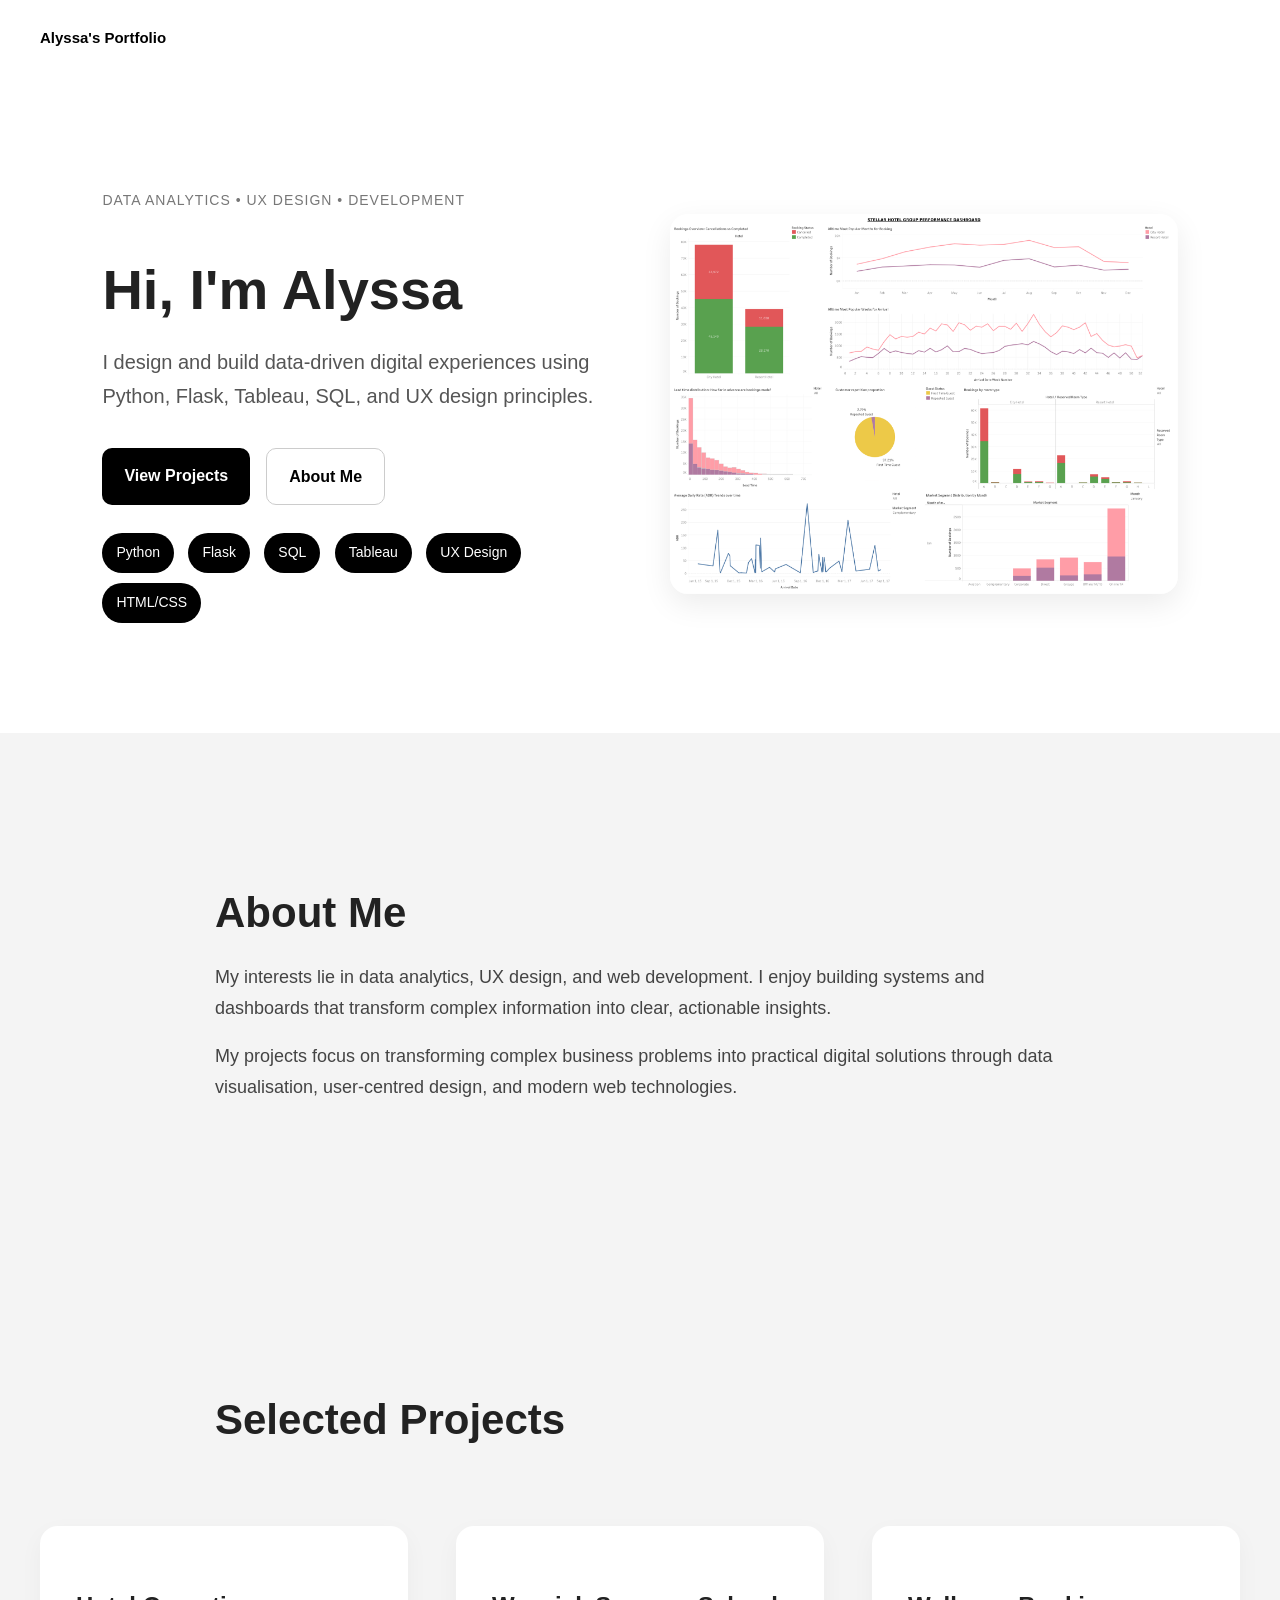
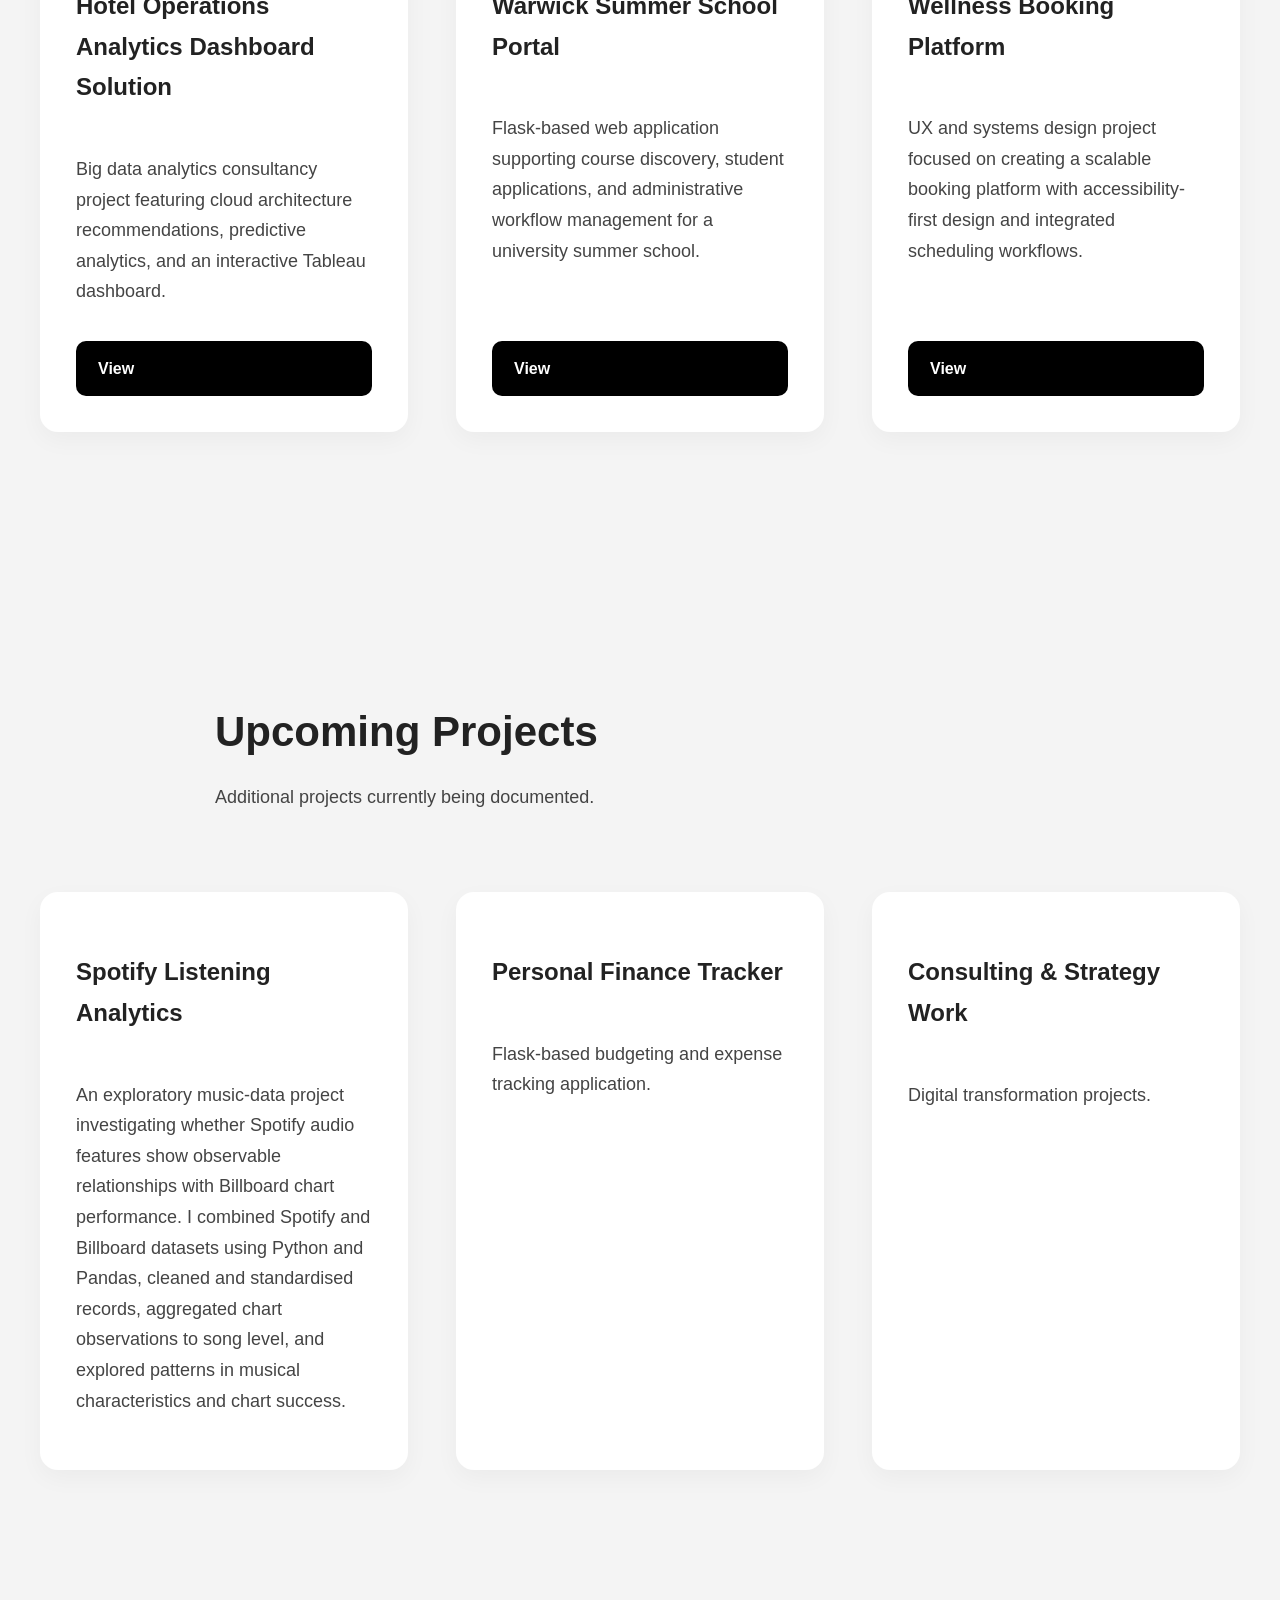
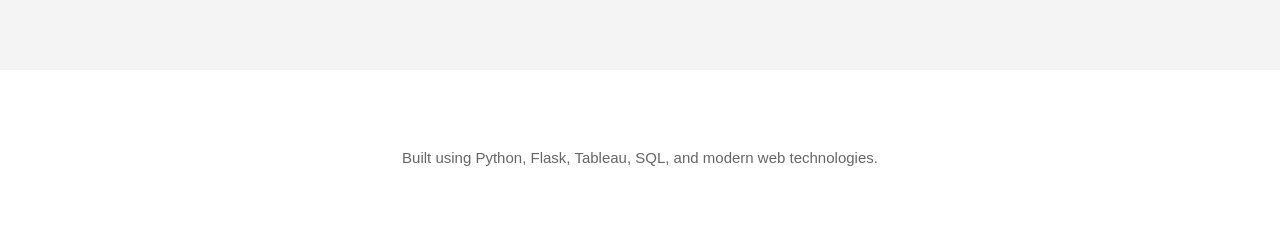
<file: index.html>
<!DOCTYPE html>
<html lang="en">

<head>
  <meta charset="UTF-8" />
  <meta name="viewport" content="width=device-width, initial-scale=1.0" />

  <title>Alyssa | Data Analytics Portfolio</title>

  <link rel="stylesheet" href="style.css">
</head>

<body>

<!-- NAVIGATION -->
<nav>
  <a href="index.html">Alyssa's Portfolio</a>
</nav>

<!-- HERO -->
<section class="hero">

  <div class="hero-content">

    <p class="eyebrow">Data Analytics • UX Design • Development</p>

    <h1>Hi, I'm Alyssa</h1>

    <p class="hero-text">
      I design and build data-driven digital experiences using
      Python, Flask, Tableau, SQL, and UX design principles.
    </p>

    <div class="hero-buttons">
      <a href="#projects" class="primary-btn">View Projects</a>
      <a href="#about" class="secondary-btn">About Me</a>
    </div>

    <div class="tech-stack">
      <span>Python</span>
      <span>Flask</span>
      <span>SQL</span>
      <span>Tableau</span>
      <span>UX Design</span>
      <span>HTML/CSS</span>
    </div>

  </div>

  <div class="hero-image-container">
    <img src="images\stellar-hotels\dashboard-overview.png" alt="Portfolio Hero Image" class="hero-image">
  </div>

</section>

<!-- ABOUT -->
<section id="about" class="section">

  <div class="text-container">

    <h2>About Me</h2>

    <p>
      My interests lie in data analytics, UX design, and web
      development. I enjoy building systems and dashboards
      that transform complex information into clear,
      actionable insights.
    </p>

    <p>
      My projects focus on transforming complex business
      problems into practical digital solutions through
      data visualisation, user-centred design, and
      modern web technologies.
    </p>

  </div>

</section>

<!-- PROJECTS -->
<section id="projects" class="section">

  <div class="text-container">
    <h2>Selected Projects</h2>
  </div>

  <div class="card-grid">

    <div class="card">
      <h3>Hotel Operations Analytics Dashboard Solution</h3>
      <p>
        Big data analytics consultancy project featuring
        cloud architecture recommendations, predictive
        analytics, and an interactive Tableau dashboard.
      </p>
      <a href="projects/stellar-hotels.html" class="primary-btn">View</a>
    </div>

    <div class="card">
      <h3>Warwick Summer School Portal</h3>
      <p>
        Flask-based web application supporting course discovery,
        student applications, and administrative workflow
        management for a university summer school.
      </p>
      <a href="projects/warwick-portal.html" class="primary-btn">View</a>
    </div>

    <div class="card">
      <h3>Wellness Booking Platform</h3>
      <p>
        UX and systems design project focused on creating a
        scalable booking platform with accessibility-first
        design and integrated scheduling workflows.
      </p>
      <a href="projects/wellness-platform.html" class="primary-btn">View</a>
    </div>

<!-- put this card back in when ready
    
<div class="card">
      <h3>Go Knowledge Press Digital Transformation</h3>
      <p>
        Digital transformation strategy project proposing a
        modern eCommerce platform to support international
        expansion and improved customer experience.
      </p>
      <a href="projects/digital-transformation.html" class="primary-btn">View</a>
    </div>
    
    !-->

  </div>

</section>

<!-- UPCOMING PROJECTS -->
<section id="upcoming-projects" class="section">

  <div class="text-container">

    <h2>Upcoming Projects</h2>

    <p>
      Additional projects currently being documented.
    </p>

  </div>

  <div class="card-grid">

    <div class="card">
      <h3>Spotify Listening Analytics</h3>
      <p>
        An exploratory music-data project investigating whether 
        Spotify audio features show observable relationships with 
        Billboard chart performance. I combined Spotify and Billboard 
        datasets using Python and Pandas, cleaned and standardised 
        records, aggregated chart observations to song level, and 
        explored patterns in musical characteristics and chart success.
      </p>
    </div>

    <div class="card">
      <h3>Personal Finance Tracker</h3>
      <p>
        Flask-based budgeting and expense tracking application.
      </p>
    </div>

     <div class="card">
      <h3>Consulting & Strategy Work</h3>
      <p>
        Digital transformation projects.
      </p>
    </div>

  </div>

</section>

<!-- FOOTER -->
<footer>
  <p>
    Built using Python, Flask, Tableau, SQL, and modern web technologies.
  </p>
</footer>

</body>
</html>
</file>
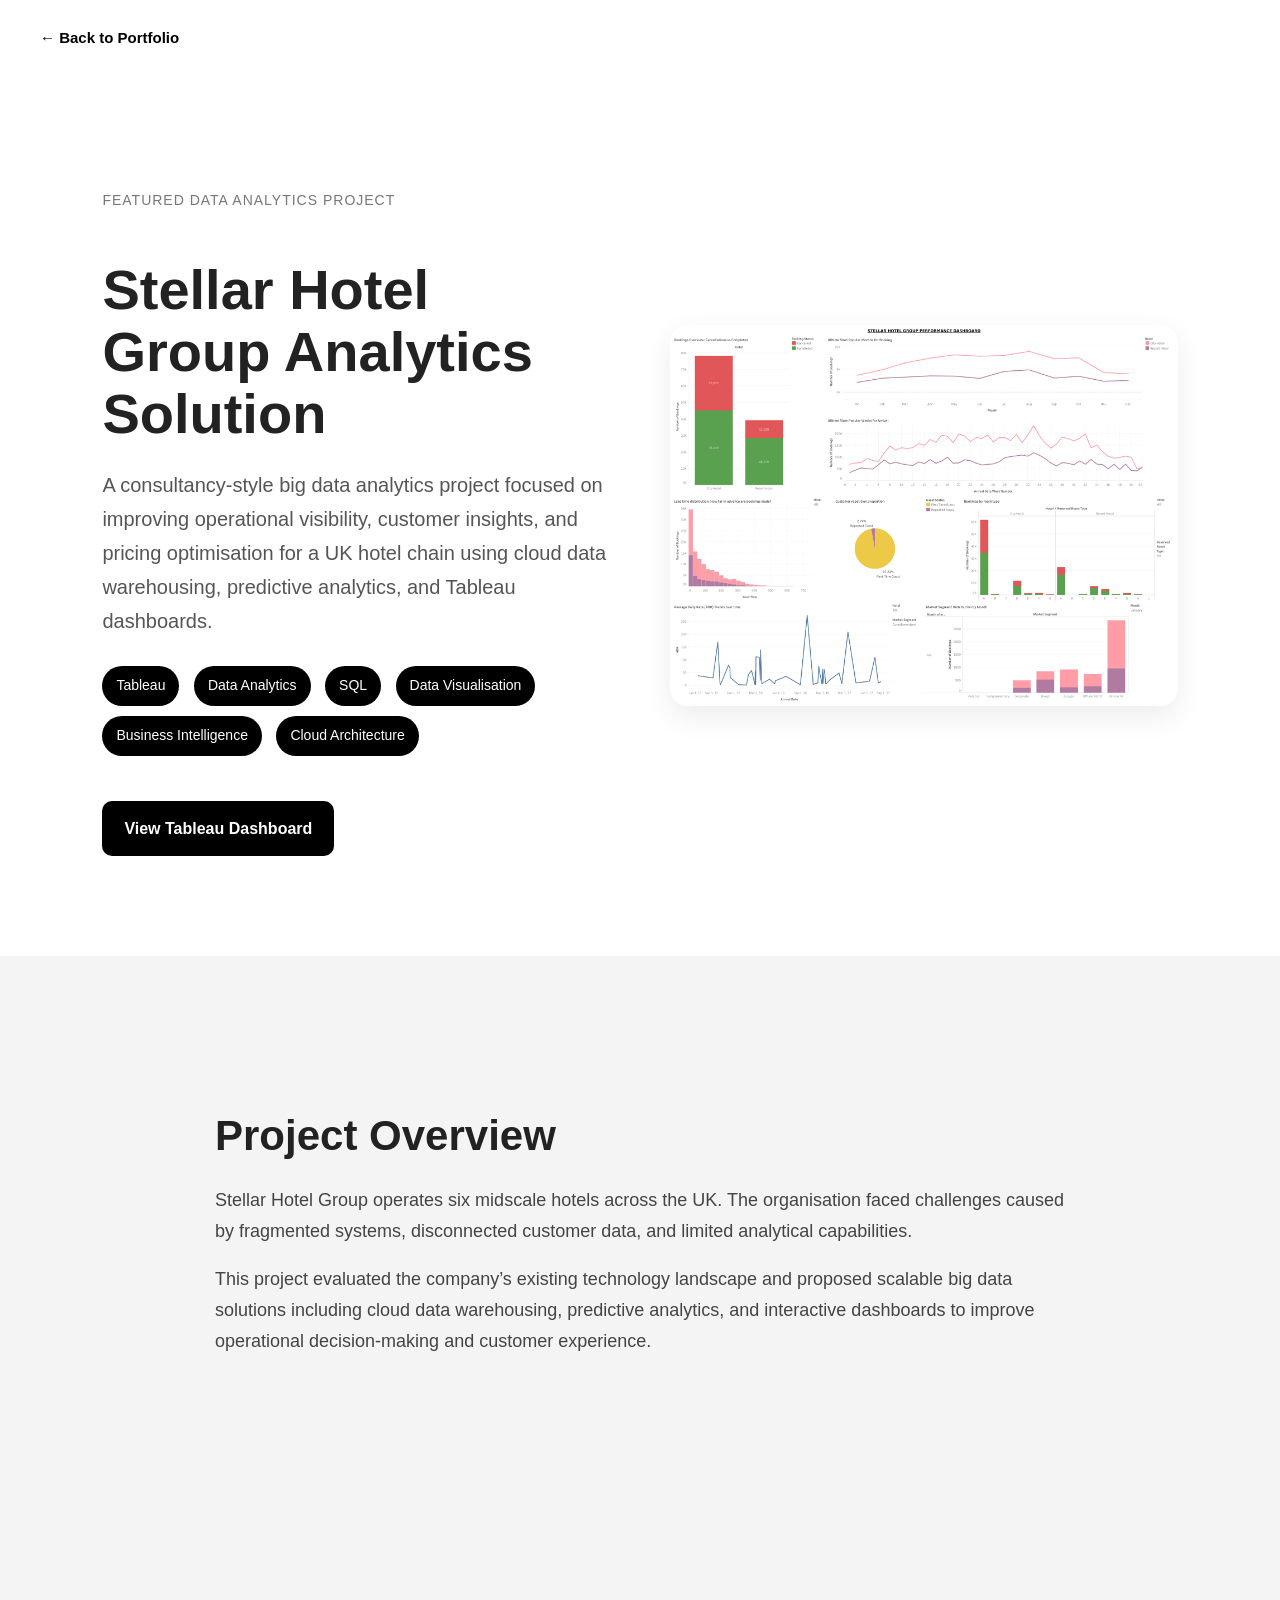
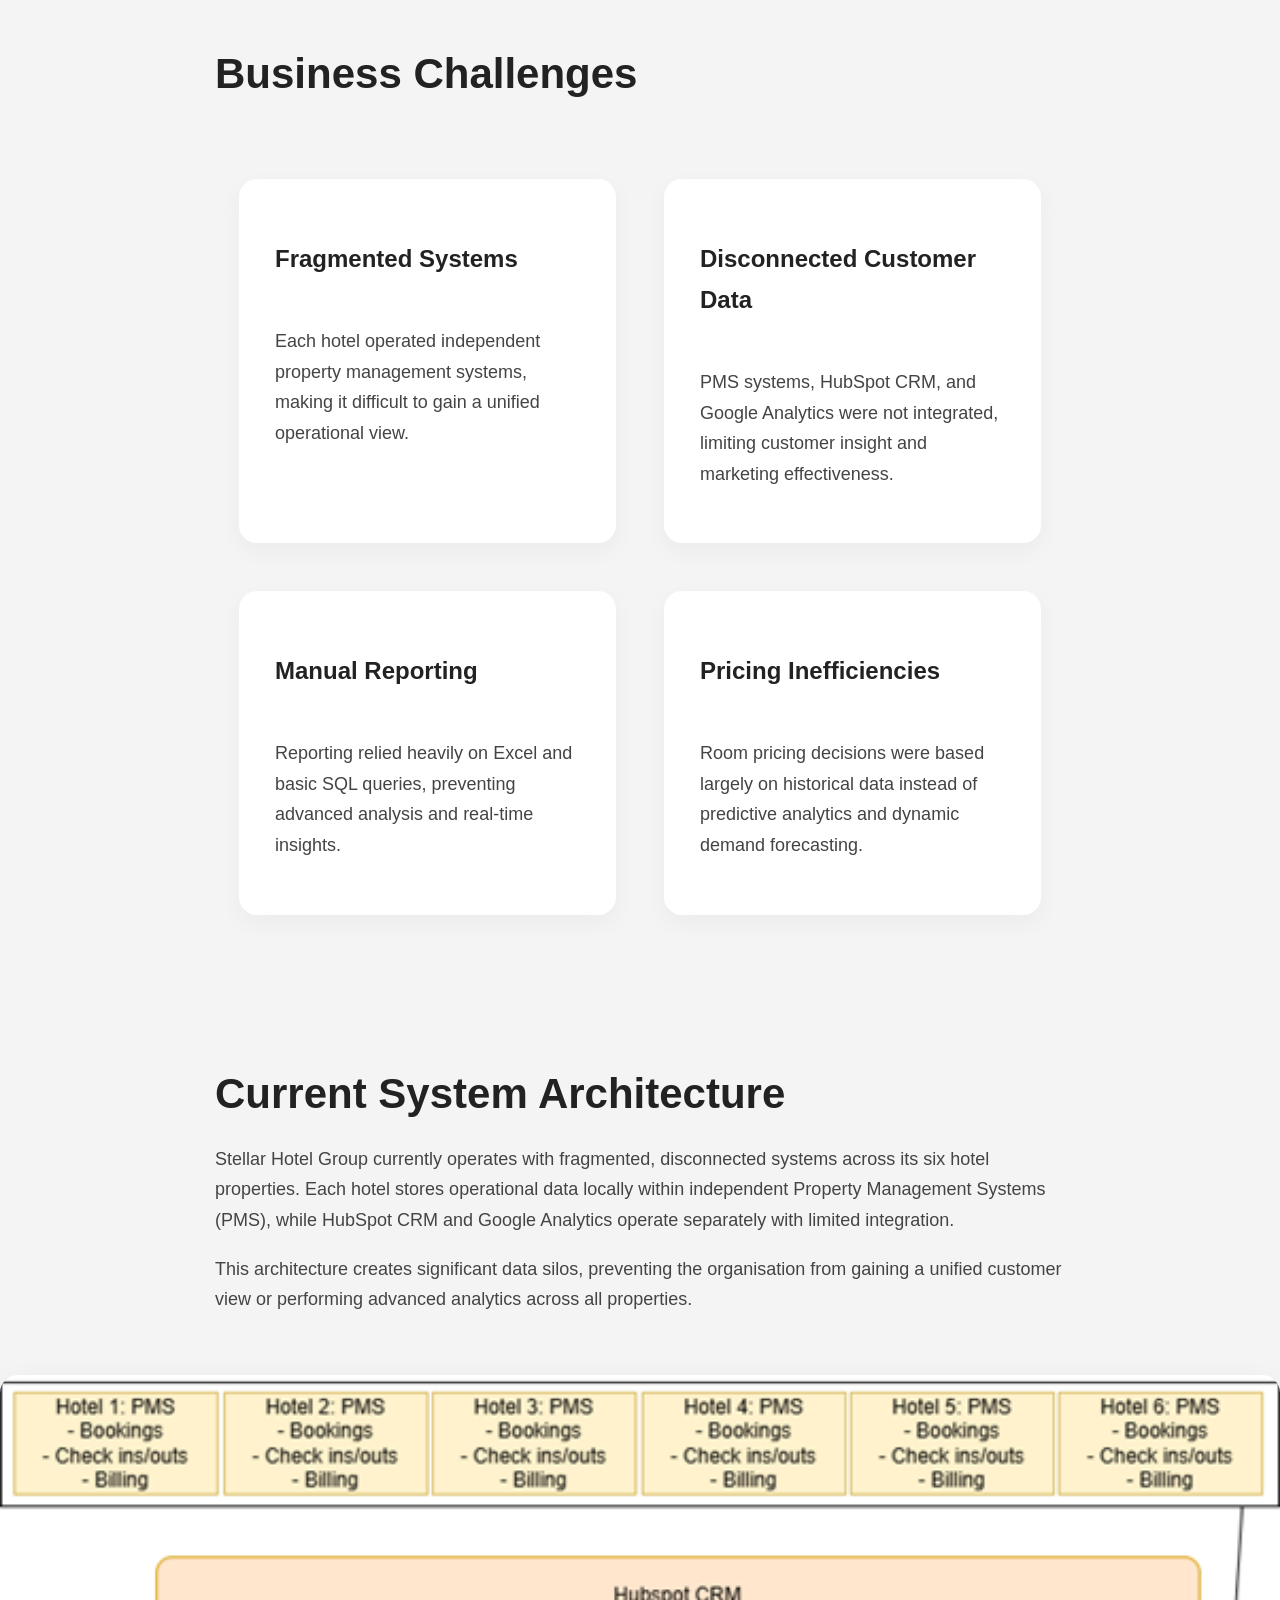
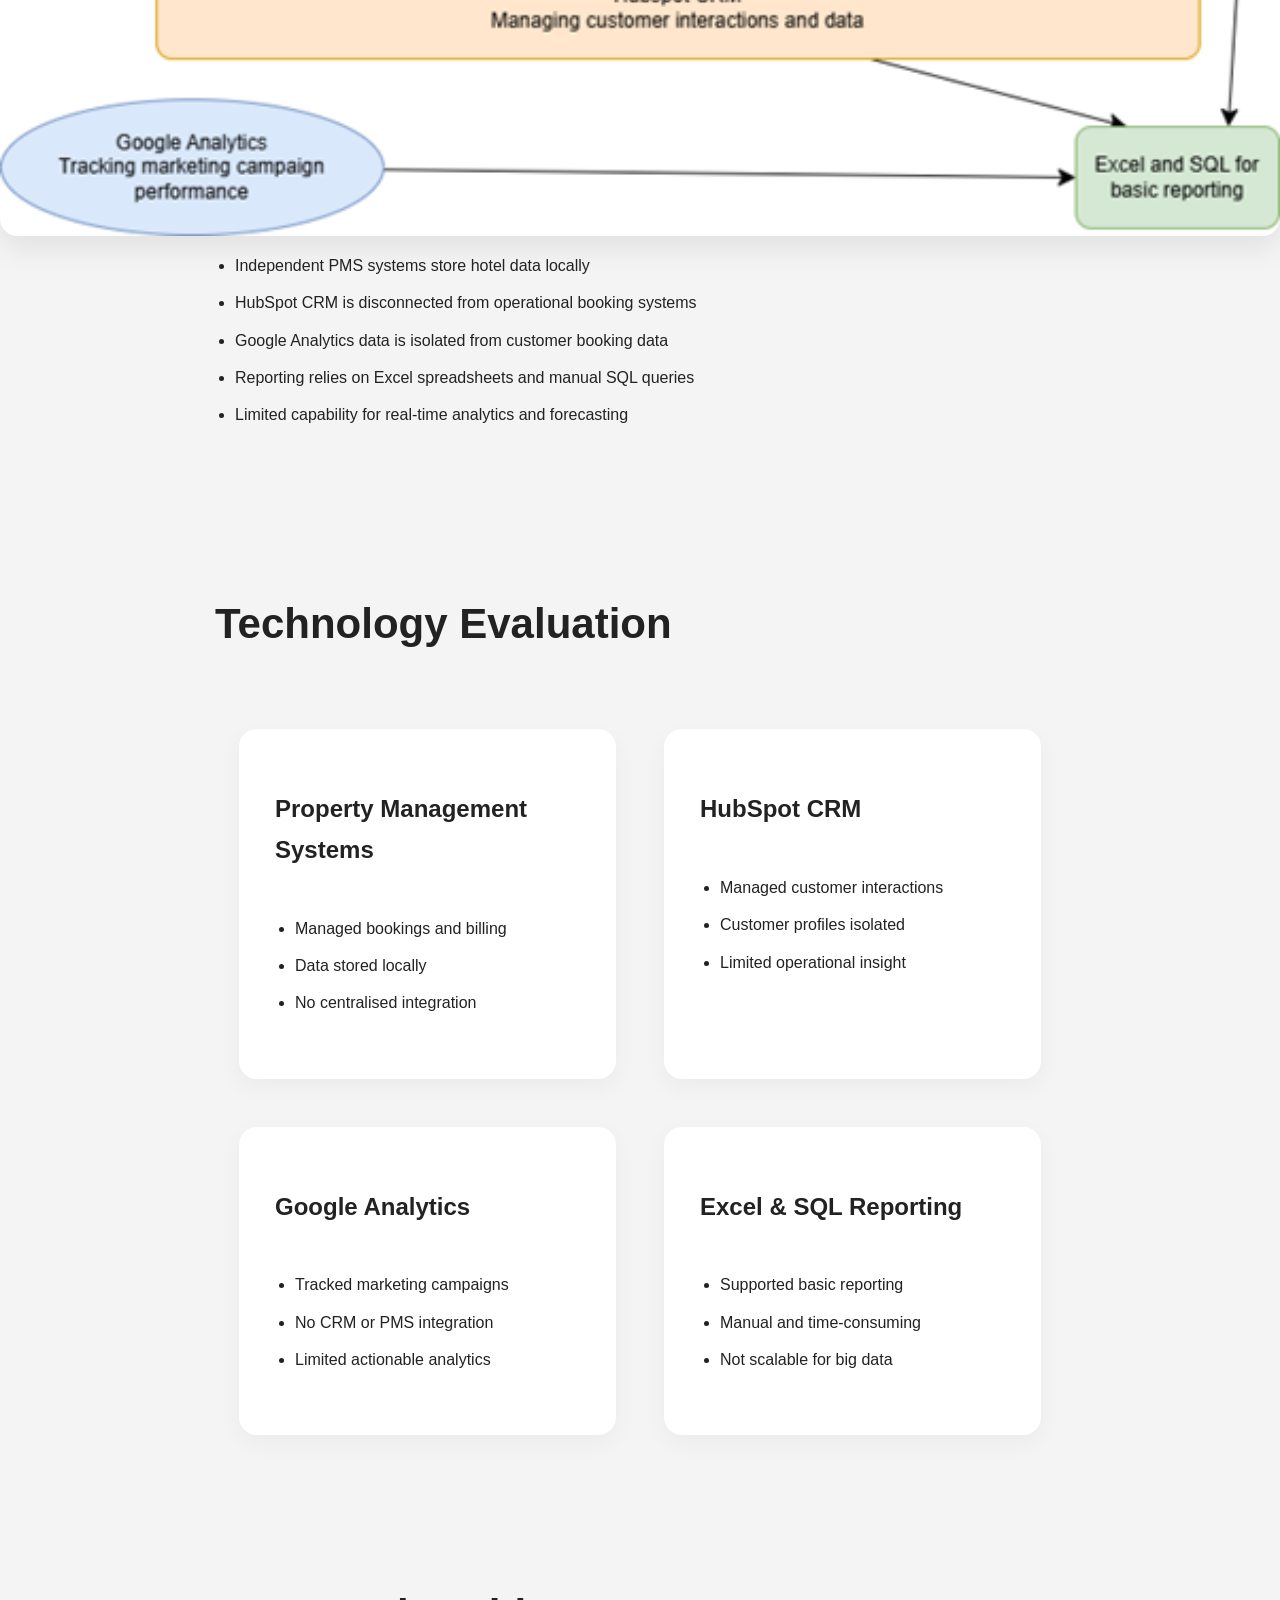
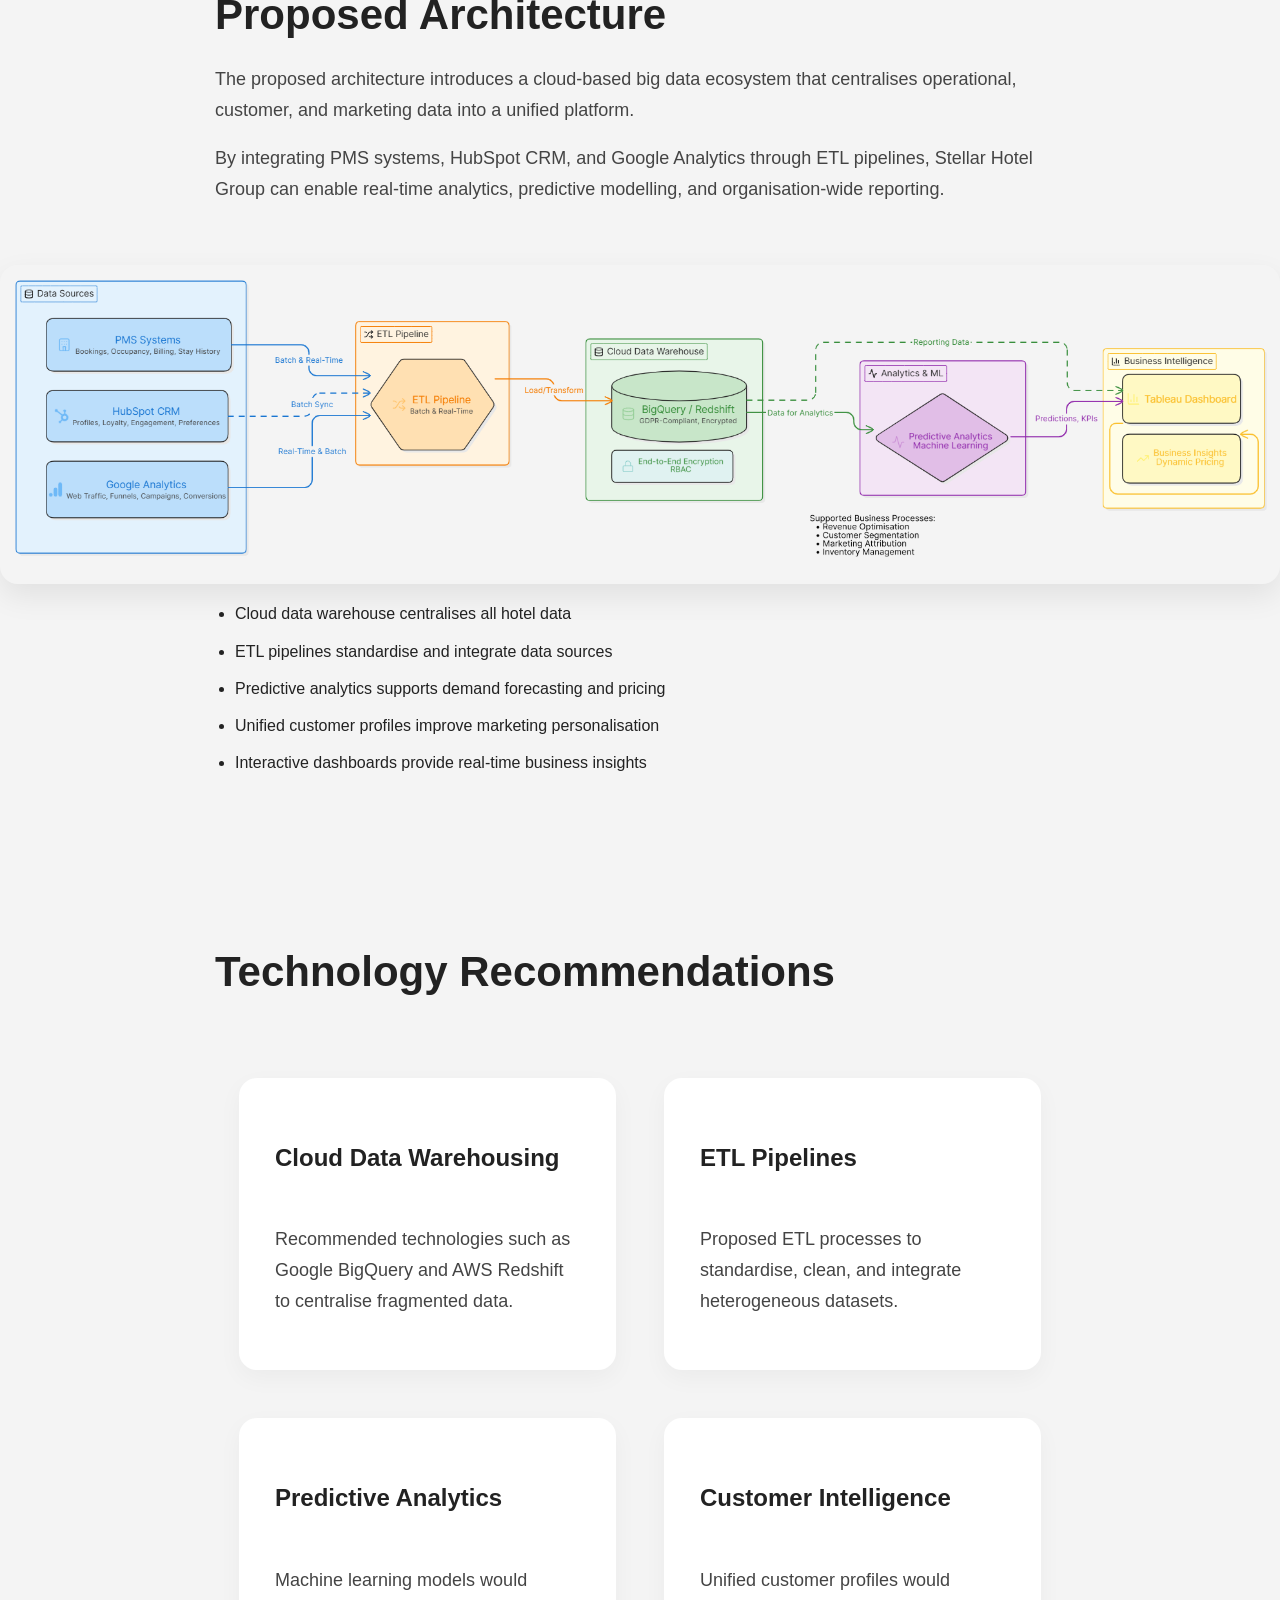
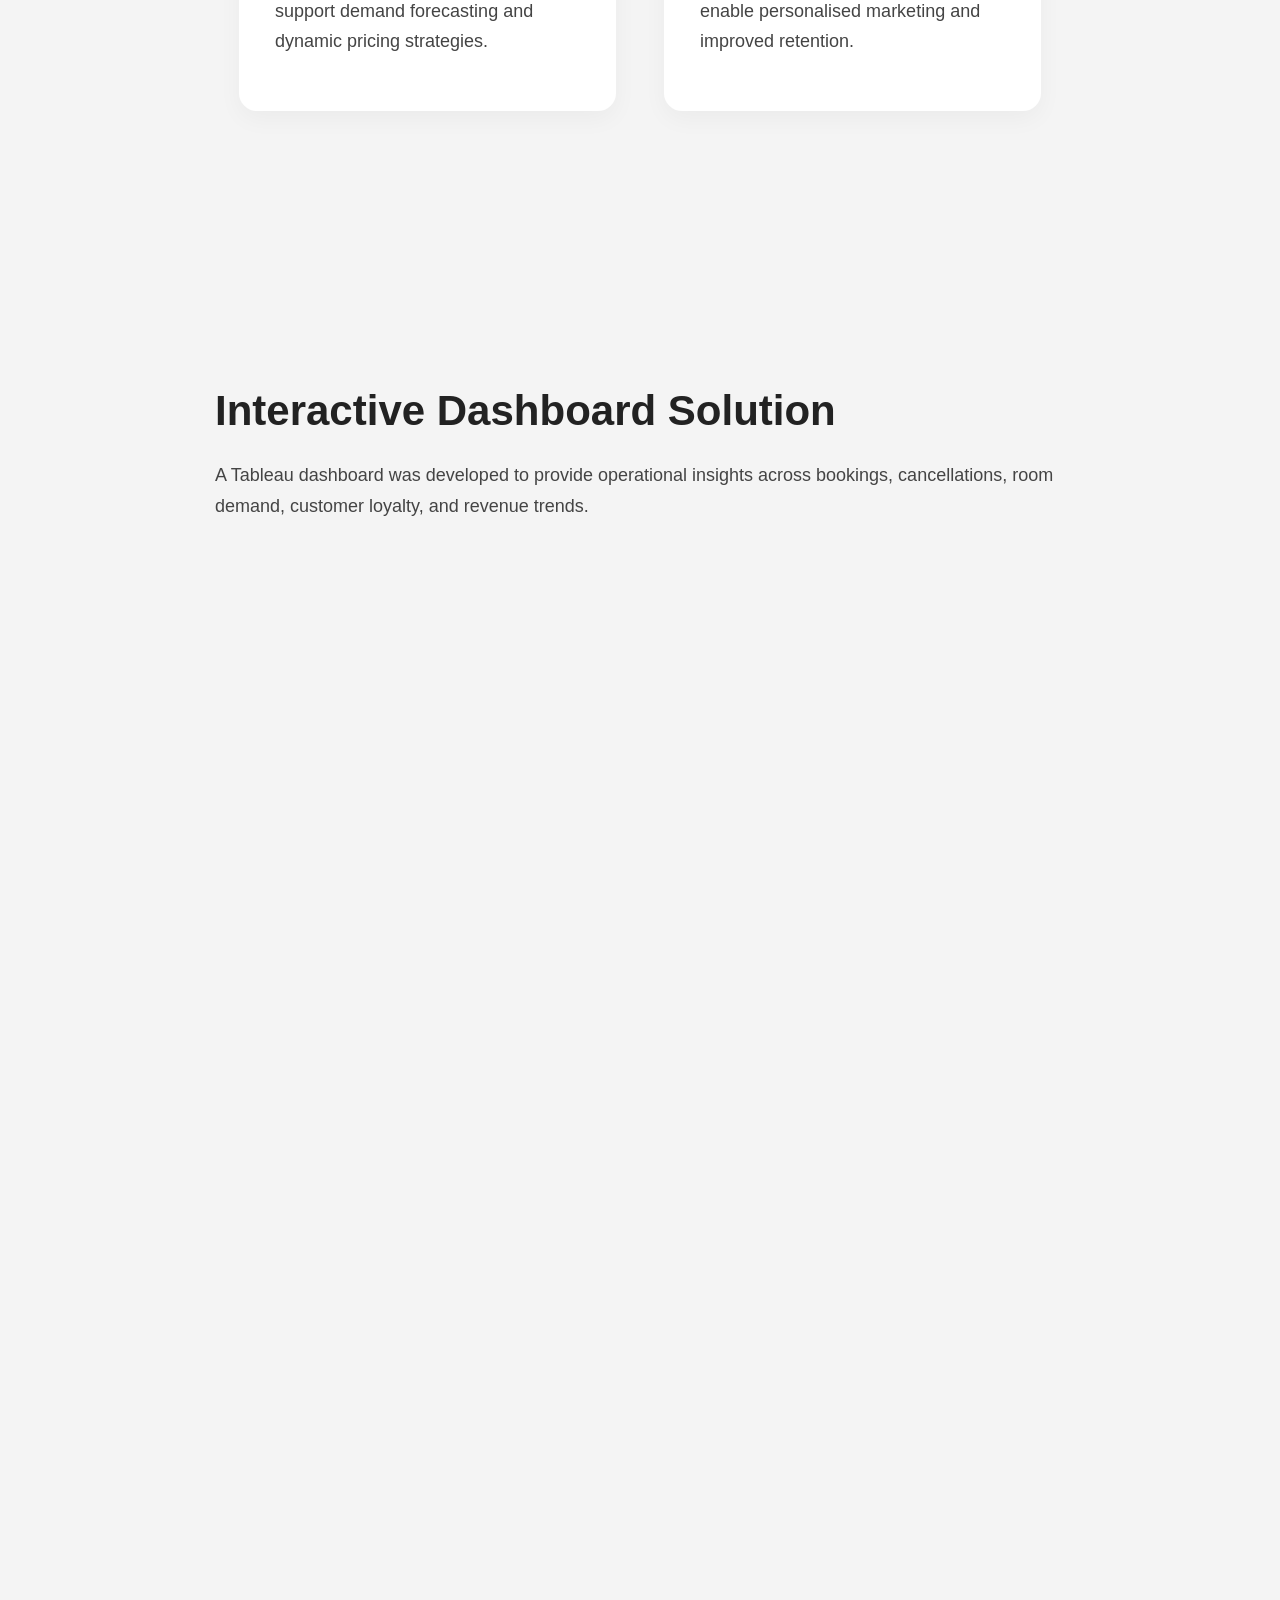
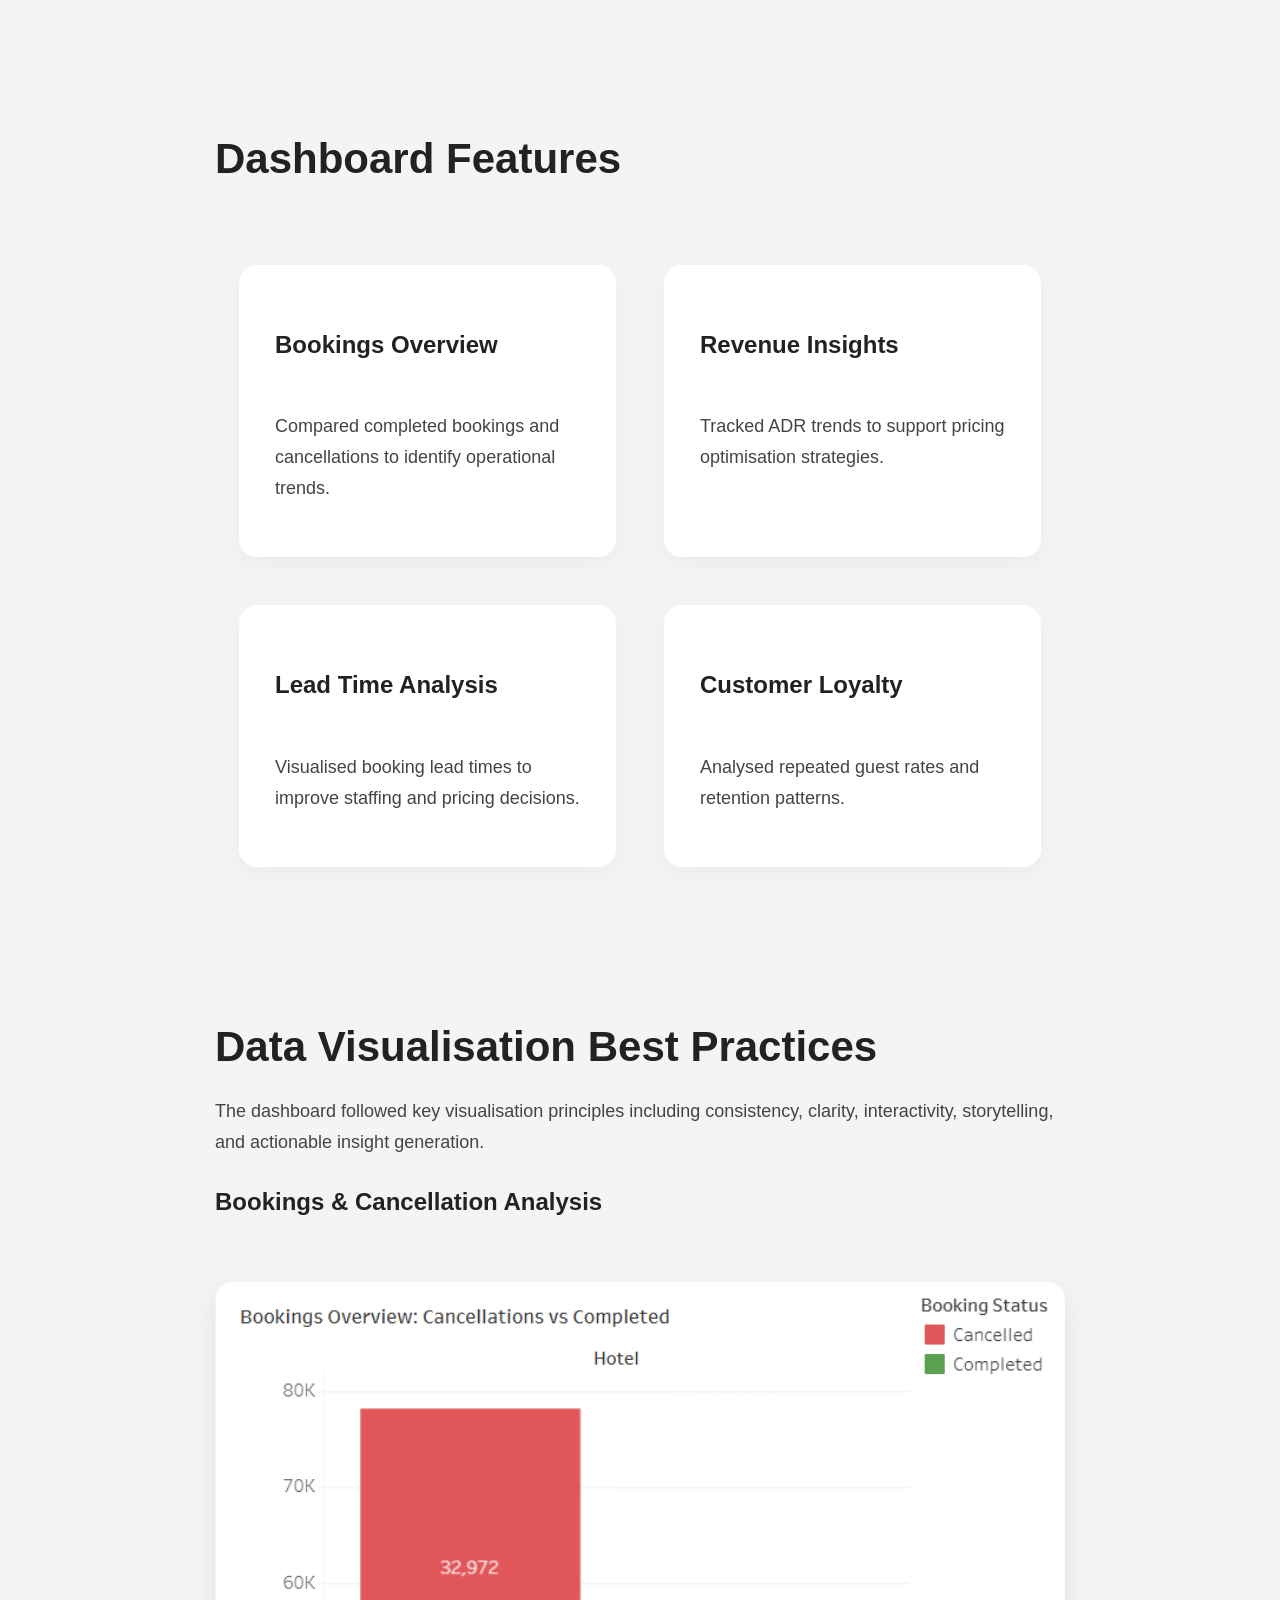
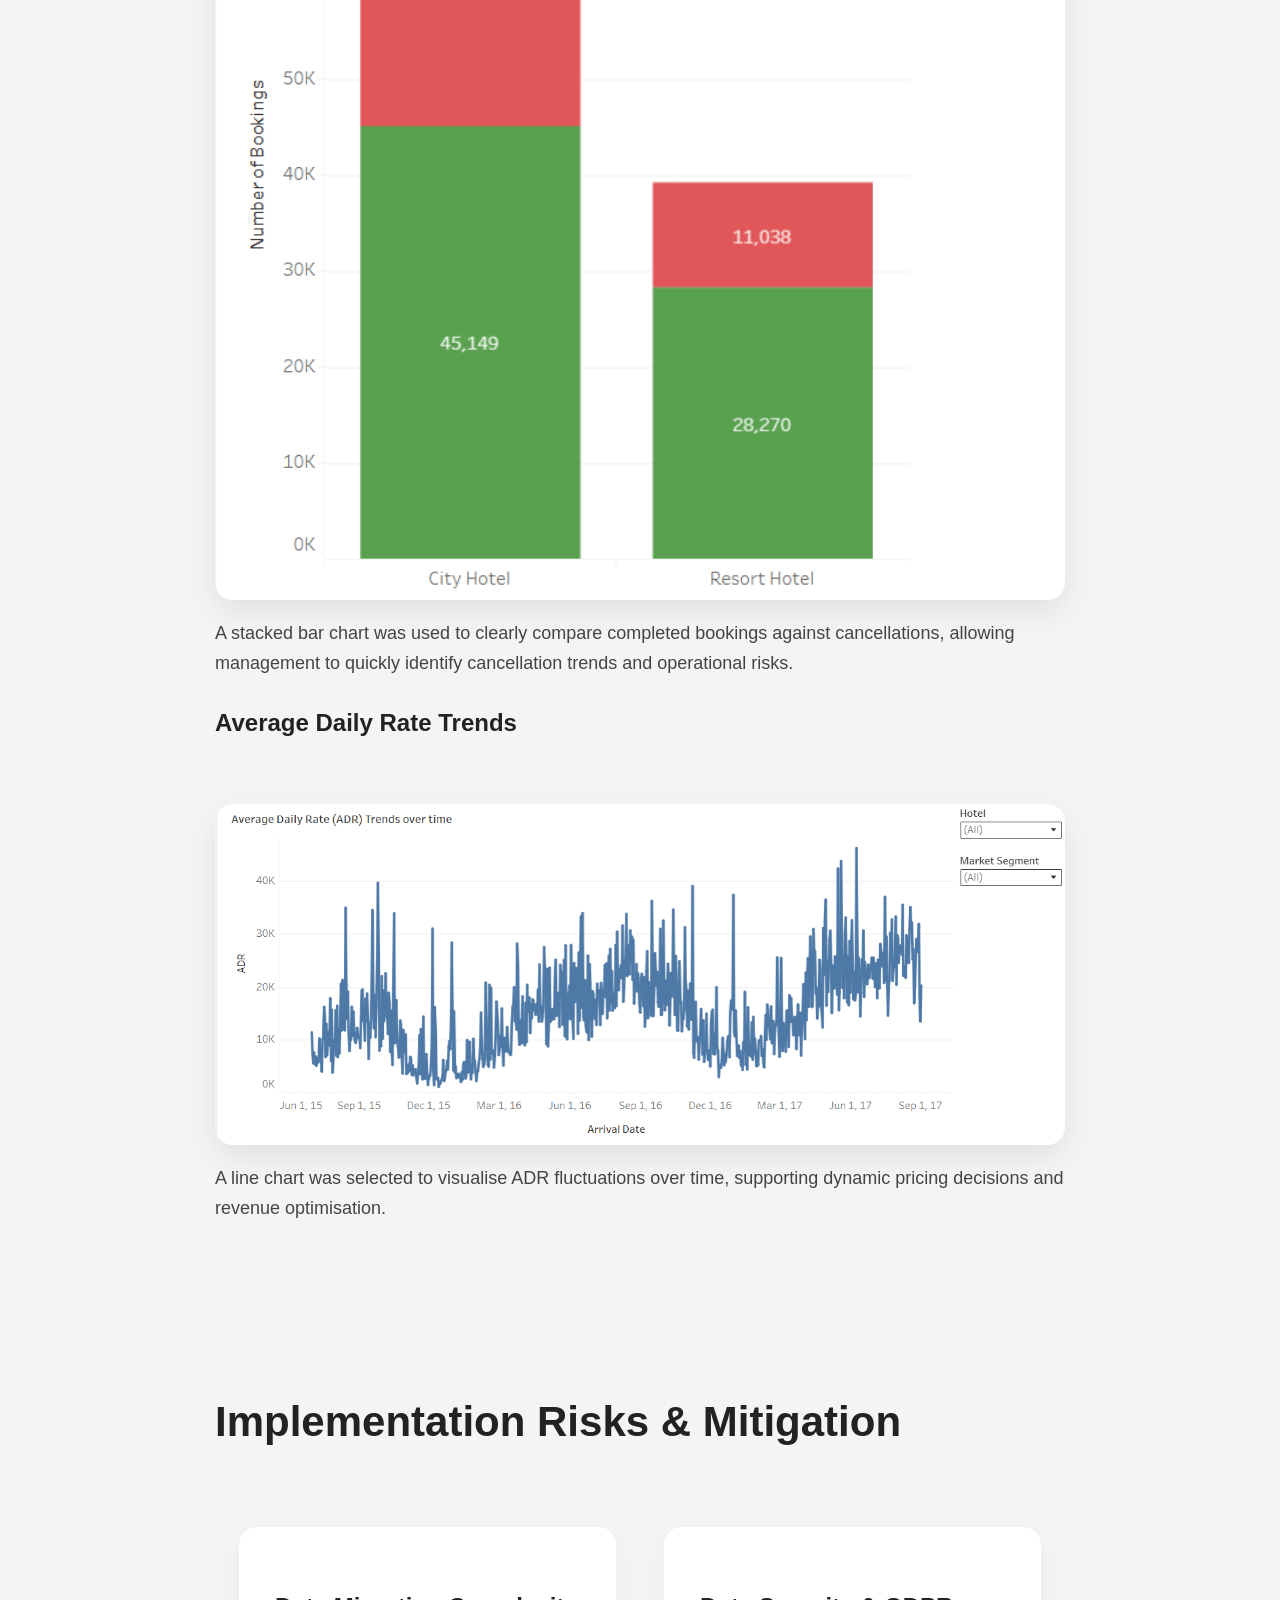
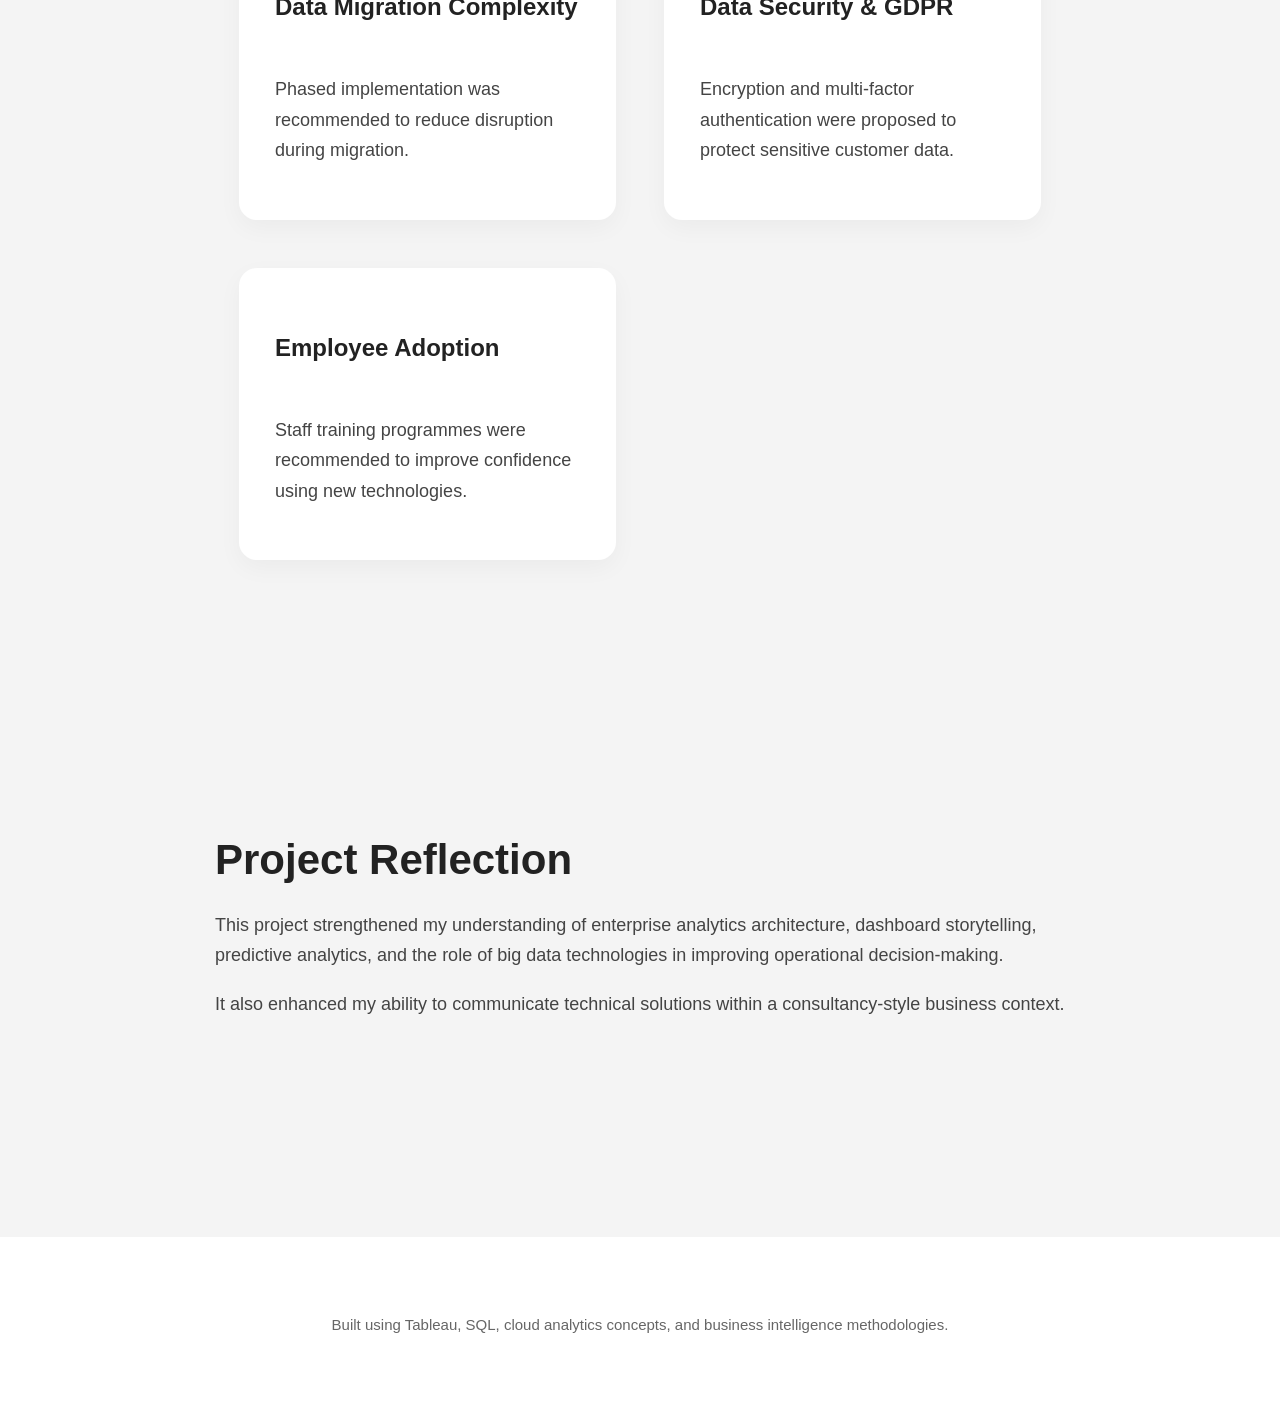
<file: projects/stellar-hotels.html>
<!DOCTYPE html>
<html lang="en">

<head>
  <meta charset="UTF-8" />
  <meta name="viewport" content="width=device-width, initial-scale=1.0"/>

  <title>Stellar Hotel Group Analytics Project</title>

  <link rel="stylesheet" href="../style.css">
</head>

<body>

  <!-- NAVIGATION -->
  <nav class="navbar">
    <a href="../index.html" class="back-link">← Back to Portfolio</a>
  </nav>

  <!-- HERO -->
  <section class="hero">

    <div class="hero-content">

      <p class="eyebrow">Featured Data Analytics Project</p>

      <h1>Stellar Hotel Group Analytics Solution</h1>

      <p class="hero-text">
        A consultancy-style big data analytics project focused on
        improving operational visibility, customer insights,
        and pricing optimisation for a UK hotel chain using
        cloud data warehousing, predictive analytics,
        and Tableau dashboards.
      </p>

      <div class="tech-stack">
        <span>Tableau</span>
        <span>Data Analytics</span>
        <span>SQL</span>
        <span>Data Visualisation</span>
        <span>Business Intelligence</span>
        <span>Cloud Architecture</span>
      </div>

      <div class="hero-buttons">

        <a
          href="https://public.tableau.com/views/BDAODashboard5677998/StellarHotelGroupPerformanceDashboard?:language=en-US&publish=yes&:sid=&:redirect=auth&:display_count=n&:origin=viz_share_link"
          class="primary-btn"
          target="_blank"
        >
          View Tableau Dashboard
        </a>
      </div>

    </div>

    <div class="hero-image-container">

      <img
        src="../images/stellar-hotels/dashboard-overview.png"
        alt="Dashboard Overview"
        class="hero-image"
      >

    </div>

  </section>

  <!-- PROJECT OVERVIEW -->
  <section class="section">

    <div class="text-container">

      <h2>Project Overview</h2>

      <p>
        Stellar Hotel Group operates six midscale hotels across the UK.
        The organisation faced challenges caused by fragmented systems,
        disconnected customer data, and limited analytical capabilities.
      </p>

      <p>
        This project evaluated the company’s existing technology landscape
        and proposed scalable big data solutions including cloud data
        warehousing, predictive analytics, and interactive dashboards
        to improve operational decision-making and customer experience.
      </p>

    </div>

  </section>

  <!-- BUSINESS PROBLEMS -->
  <section class="section">

    <div class="text-container">

      <h2>Business Challenges</h2>

      <div class="card-grid">

        <div class="card">

          <h3>Fragmented Systems</h3>

          <p>
            Each hotel operated independent property management systems,
            making it difficult to gain a unified operational view.
          </p>

        </div>

        <div class="card">

          <h3>Disconnected Customer Data</h3>

          <p>
            PMS systems, HubSpot CRM, and Google Analytics were not integrated,
            limiting customer insight and marketing effectiveness.
          </p>

        </div>

        <div class="card">

          <h3>Manual Reporting</h3>

          <p>
            Reporting relied heavily on Excel and basic SQL queries,
            preventing advanced analysis and real-time insights.
          </p>

        </div>

        <div class="card">

          <h3>Pricing Inefficiencies</h3>

          <p>
            Room pricing decisions were based largely on historical data
            instead of predictive analytics and dynamic demand forecasting.
          </p>

        </div>

      </div>

    </div>

  </section>

  <!-- CURRENT SYSTEM -->
 <section class="content-section">

  <div class="text-container">

    <h2>Current System Architecture</h2>

    <p>
      Stellar Hotel Group currently operates with fragmented,
      disconnected systems across its six hotel properties.
      Each hotel stores operational data locally within
      independent Property Management Systems (PMS),
      while HubSpot CRM and Google Analytics operate
      separately with limited integration.
    </p>

    <p>
      This architecture creates significant data silos,
      preventing the organisation from gaining a unified
      customer view or performing advanced analytics
      across all properties.
    </p>

  </div>

  <img
    src="../images/stellar-hotels/current-architecture.png"
    alt="Current Architecture Diagram"
    class="large-image"
  >

  <div class="text-container">

    <ul>
      <li>Independent PMS systems store hotel data locally</li>
      <li>HubSpot CRM is disconnected from operational booking systems</li>
      <li>Google Analytics data is isolated from customer booking data</li>
      <li>Reporting relies on Excel spreadsheets and manual SQL queries</li>
      <li>Limited capability for real-time analytics and forecasting</li>
    </ul>

  </div>

</section>

  <!-- TECHNOLOGY EVALUATION -->
  <section class="section">

    <div class="text-container">

      <h2>Technology Evaluation</h2>

      <div class="card-grid">

        <div class="card">

          <h3>Property Management Systems</h3>

          <ul>
            <li>Managed bookings and billing</li>
            <li>Data stored locally</li>
            <li>No centralised integration</li>
          </ul>

        </div>

        <div class="card">

          <h3>HubSpot CRM</h3>

          <ul>
            <li>Managed customer interactions</li>
            <li>Customer profiles isolated</li>
            <li>Limited operational insight</li>
          </ul>

        </div>

        <div class="card">

          <h3>Google Analytics</h3>

          <ul>
            <li>Tracked marketing campaigns</li>
            <li>No CRM or PMS integration</li>
            <li>Limited actionable analytics</li>
          </ul>

        </div>

        <div class="card">

          <h3>Excel & SQL Reporting</h3>

          <ul>
            <li>Supported basic reporting</li>
            <li>Manual and time-consuming</li>
            <li>Not scalable for big data</li>
          </ul>

        </div>

      </div>

    </div>

  </section>

  <!-- SOLUTION -->
  <section class="content-section">

  <div class="text-container">

    <h2>Proposed Architecture</h2>

    <p>
      The proposed architecture introduces a cloud-based
      big data ecosystem that centralises operational,
      customer, and marketing data into a unified platform.
    </p>

    <p>
      By integrating PMS systems, HubSpot CRM,
      and Google Analytics through ETL pipelines,
      Stellar Hotel Group can enable real-time analytics,
      predictive modelling, and organisation-wide reporting.
    </p>

  </div>

  <img
    src="../images/stellar-hotels/future-architecture.png"
    alt="Future Architecture Diagram"
    class="large-image"
  >

  <div class="text-container">
    <ul>
      <li>Cloud data warehouse centralises all hotel data</li>
      <li>ETL pipelines standardise and integrate data sources</li>
      <li>Predictive analytics supports demand forecasting and pricing</li>
      <li>Unified customer profiles improve marketing personalisation</li>
      <li>Interactive dashboards provide real-time business insights</li>
    </ul>
  </div>

</section>

  <!-- TECHNOLOGY RECOMMENDATIONS -->
  <section class="section">

    <div class="text-container">

      <h2>Technology Recommendations</h2>

      <div class="card-grid">

        <div class="card">

          <h3>Cloud Data Warehousing</h3>

          <p>
            Recommended technologies such as Google BigQuery
            and AWS Redshift to centralise fragmented data.
          </p>

        </div>

        <div class="card">

          <h3>ETL Pipelines</h3>

          <p>
            Proposed ETL processes to standardise,
            clean, and integrate heterogeneous datasets.
          </p>

        </div>

        <div class="card">

          <h3>Predictive Analytics</h3>

          <p>
            Machine learning models would support
            demand forecasting and dynamic pricing strategies.
          </p>

        </div>

        <div class="card">

          <h3>Customer Intelligence</h3>

          <p>
            Unified customer profiles would enable
            personalised marketing and improved retention.
          </p>

        </div>

      </div>

    </div>

  </section>

  <!-- DASHBOARD -->
  <section class="section">

    <div class="text-container">

      <h2>Interactive Dashboard Solution</h2>

      <p>
        A Tableau dashboard was developed to provide
        operational insights across bookings, cancellations,
        room demand, customer loyalty, and revenue trends.
      </p>

    </div>
<div class='tableauPlaceholder' id='tableauViz'>

  <object class='tableauViz'>

    <param name='host_url' value='https%3A%2F%2Fpublic.tableau.com%2F' />

    <param name='embed_code_version' value='3' />

    <param name='site_root' value='' />

    <param
      name='name'
      value='BDAODashboard5677998/StellarHotelGroupPerformanceDashboard'
    />

    <param name='tabs' value='no' />

    <param name='toolbar' value='yes' />

    <param name='language' value='en-US' />

  </object>

</div>

<script type='text/javascript'>

  var divElement = document.getElementById('tableauViz');

  var vizElement = divElement.getElementsByTagName('object')[0];

  vizElement.style.width = '100%';

  vizElement.style.height = '850px';

  var scriptElement = document.createElement('script');

  scriptElement.src = 'https://public.tableau.com/javascripts/api/viz_v1.js';

  vizElement.parentNode.insertBefore(scriptElement, vizElement);

</script>

  </section>

  <!-- DASHBOARD FEATURES -->
  <section class="section">

    <div class="text-container">

      <h2>Dashboard Features</h2>

      <div class="card-grid">

        <div class="card">

          <h3>Bookings Overview</h3>

          <p>
            Compared completed bookings and cancellations
            to identify operational trends.
          </p>

        </div>

        <div class="card">

          <h3>Revenue Insights</h3>

          <p>
            Tracked ADR trends to support
            pricing optimisation strategies.
          </p>

        </div>

        <div class="card">

          <h3>Lead Time Analysis</h3>

          <p>
            Visualised booking lead times to improve
            staffing and pricing decisions.
          </p>

        </div>

        <div class="card">

          <h3>Customer Loyalty</h3>

          <p>
            Analysed repeated guest rates
            and retention patterns.
          </p>

        </div>

      </div>

    </div>

  </section>

  <!-- VISUALISATION -->
 <section class="content-section">

  <div class="text-container">

    <h2>Data Visualisation Best Practices</h2>

    <p>
       The dashboard followed key visualisation principles
        including consistency, clarity, interactivity,
        storytelling, and actionable insight generation.
    </p>

  </div>

  <div class="dashboard-example">

   

    <div class="text-container">

      <h3>Bookings & Cancellation Analysis</h3>

       <img
      src="../images/stellar-hotels/bookings-chart.png"
      alt="Bookings and Cancellations Chart"
      class="large-image"
    >

      <p>
        A stacked bar chart was used to clearly
        compare completed bookings against cancellations,
        allowing management to quickly identify
        cancellation trends and operational risks.
      </p>

    </div>

  </div>

  <div class="dashboard-example">

   

    <div class="text-container">

      <h3>Average Daily Rate Trends</h3>

       <img
      src="../images/stellar-hotels/adr-chart.png"
      alt="ADR Trend Chart"
      class="large-image"
    >

      <p>
        A line chart was selected to visualise
        ADR fluctuations over time, supporting
        dynamic pricing decisions and revenue optimisation.
      </p>

    </div>

  </div>

</section>

  <!-- RISKS -->
  <section class="section">

    <div class="text-container">

      <h2>Implementation Risks & Mitigation</h2>

      <div class="card-grid">

        <div class="card">

          <h3>Data Migration Complexity</h3>

          <p>
            Phased implementation was recommended
            to reduce disruption during migration.
          </p>

        </div>

        <div class="card">

          <h3>Data Security & GDPR</h3>

          <p>
            Encryption and multi-factor authentication
            were proposed to protect sensitive customer data.
          </p>

        </div>

        <div class="card">

          <h3>Employee Adoption</h3>

          <p>
            Staff training programmes were recommended
            to improve confidence using new technologies.
          </p>

        </div>

      </div>

    </div>

  </section>

  <!-- FINAL REFLECTION -->
  <section class="section">

    <div class="text-container">

      <h2>Project Reflection</h2>

      <p>
        This project strengthened my understanding of
        enterprise analytics architecture, dashboard storytelling,
        predictive analytics, and the role of big data technologies
        in improving operational decision-making.
      </p>

      <p>
        It also enhanced my ability to communicate
        technical solutions within a consultancy-style
        business context.
      </p>

    </div>

  </section>

  <!-- FOOTER -->
  <footer>

    <p>
      Built using Tableau, SQL, cloud analytics concepts,
      and business intelligence methodologies.
    </p>

  </footer>

</body>

</html>
</file>
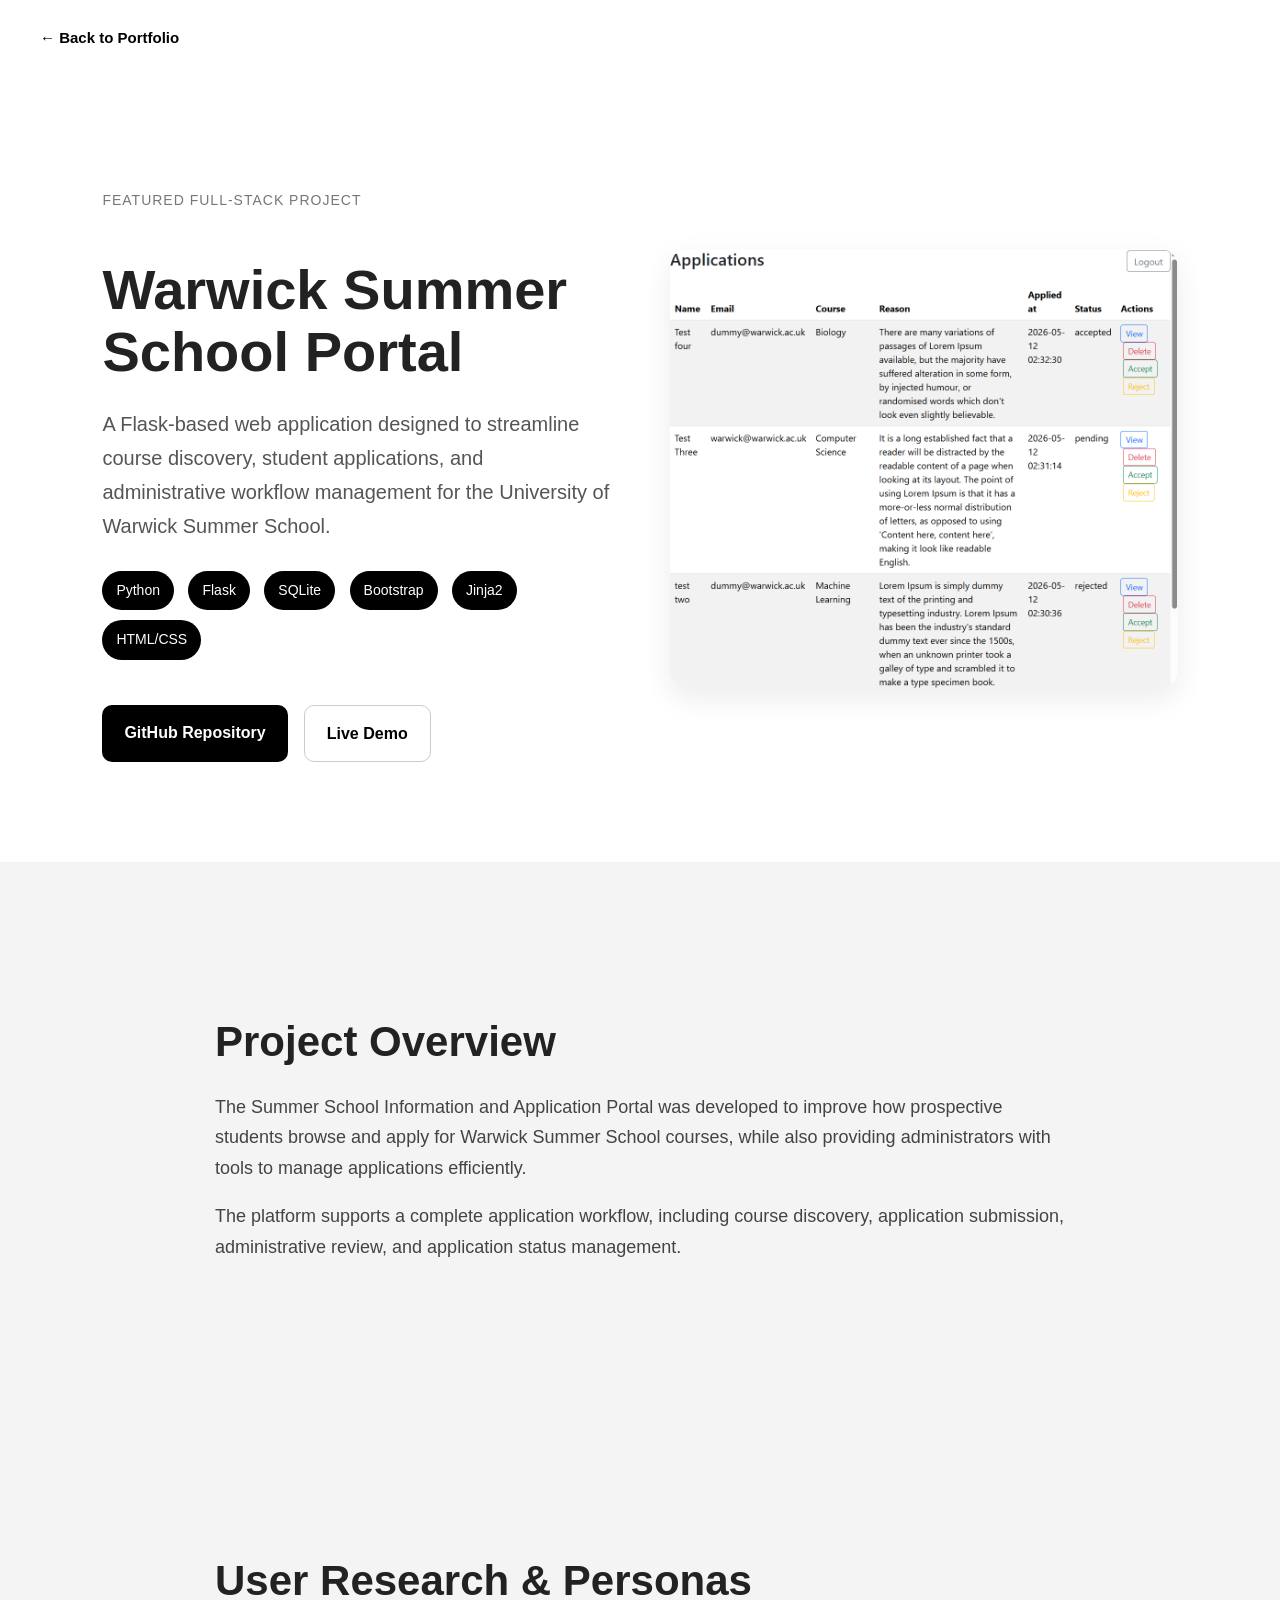
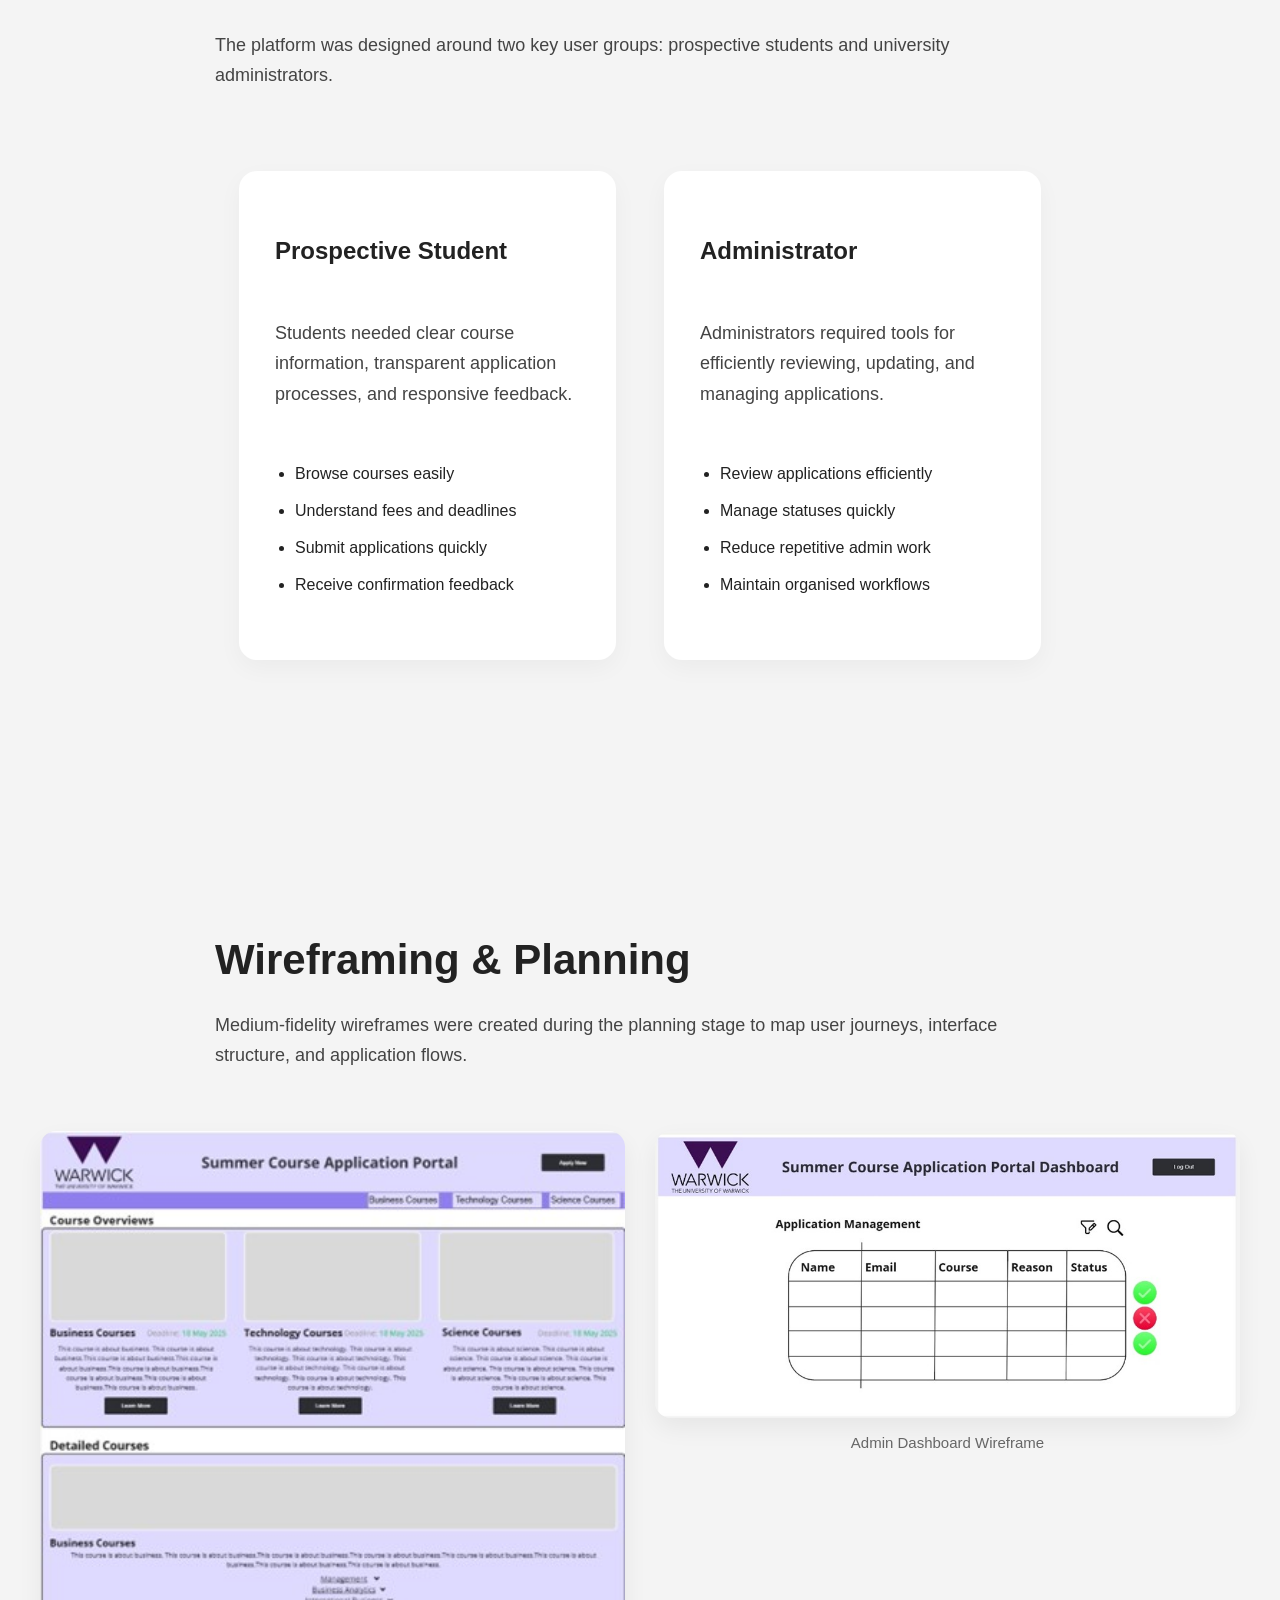
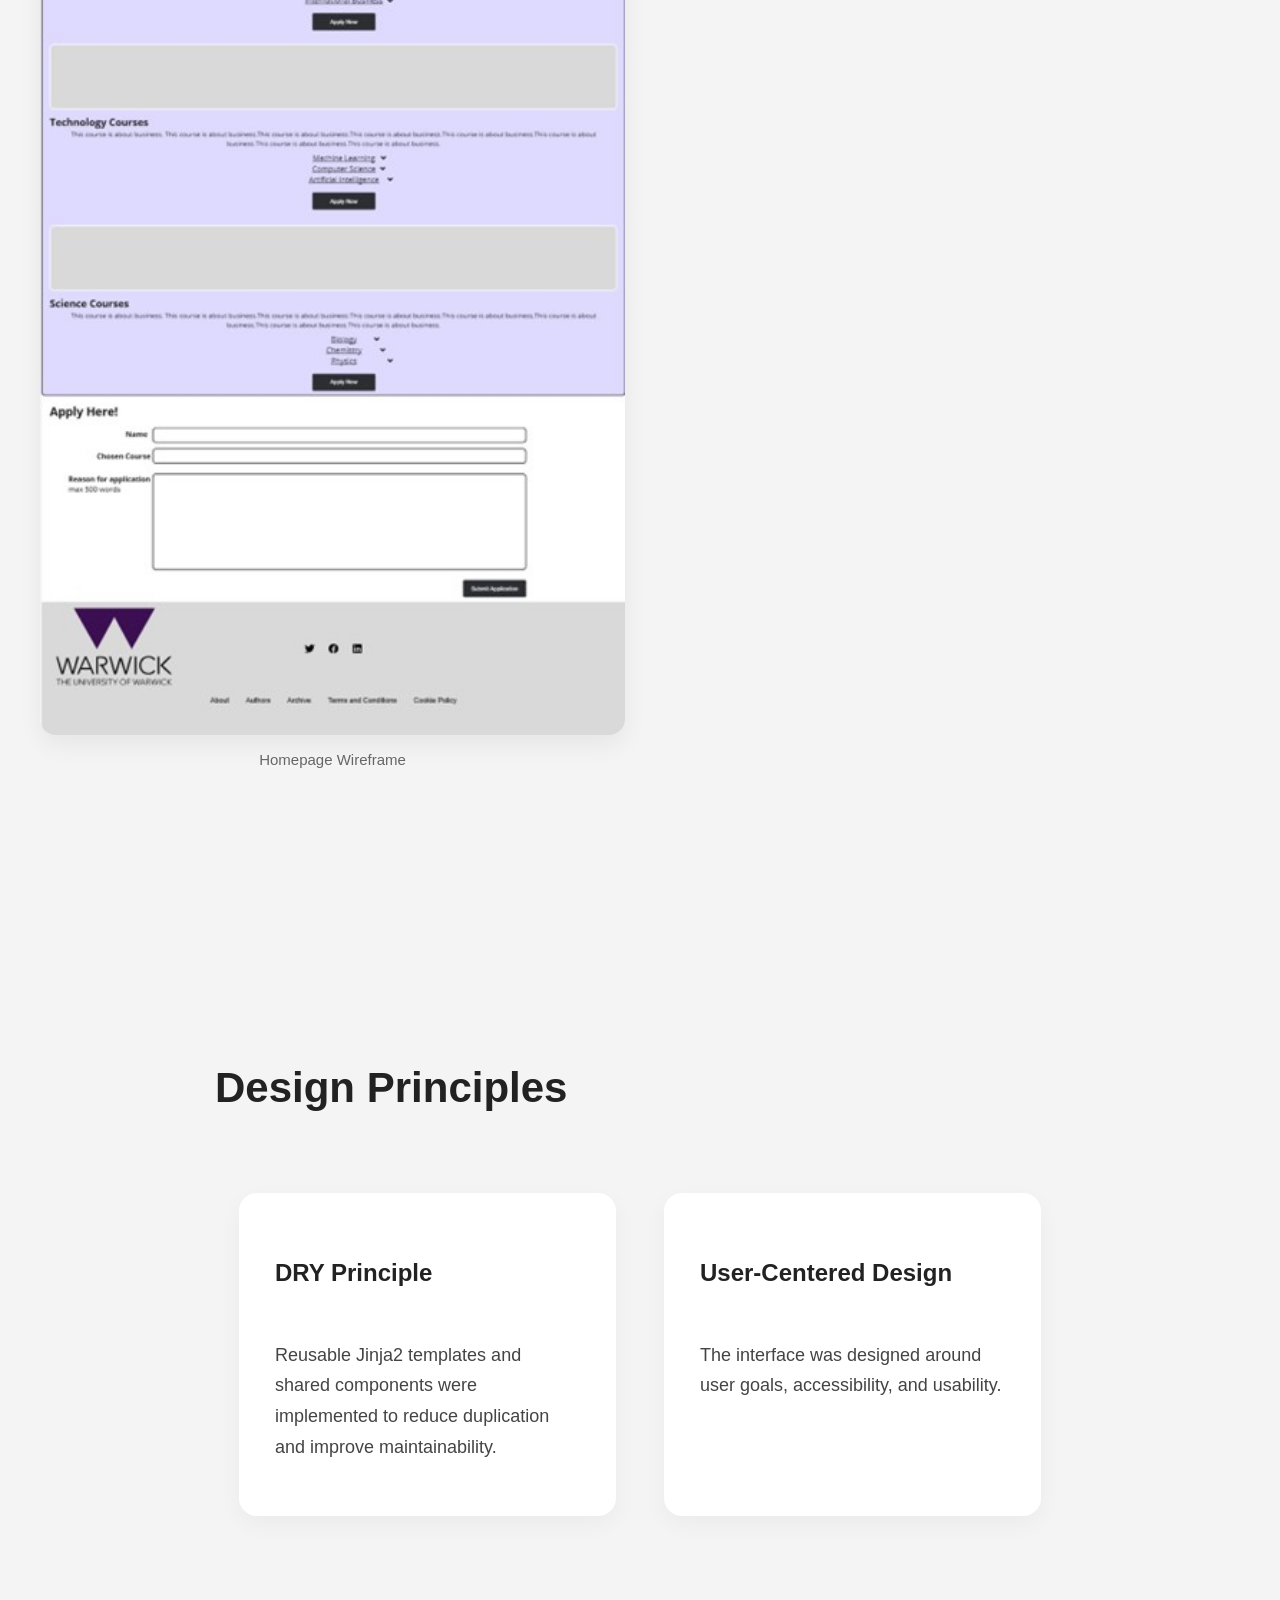
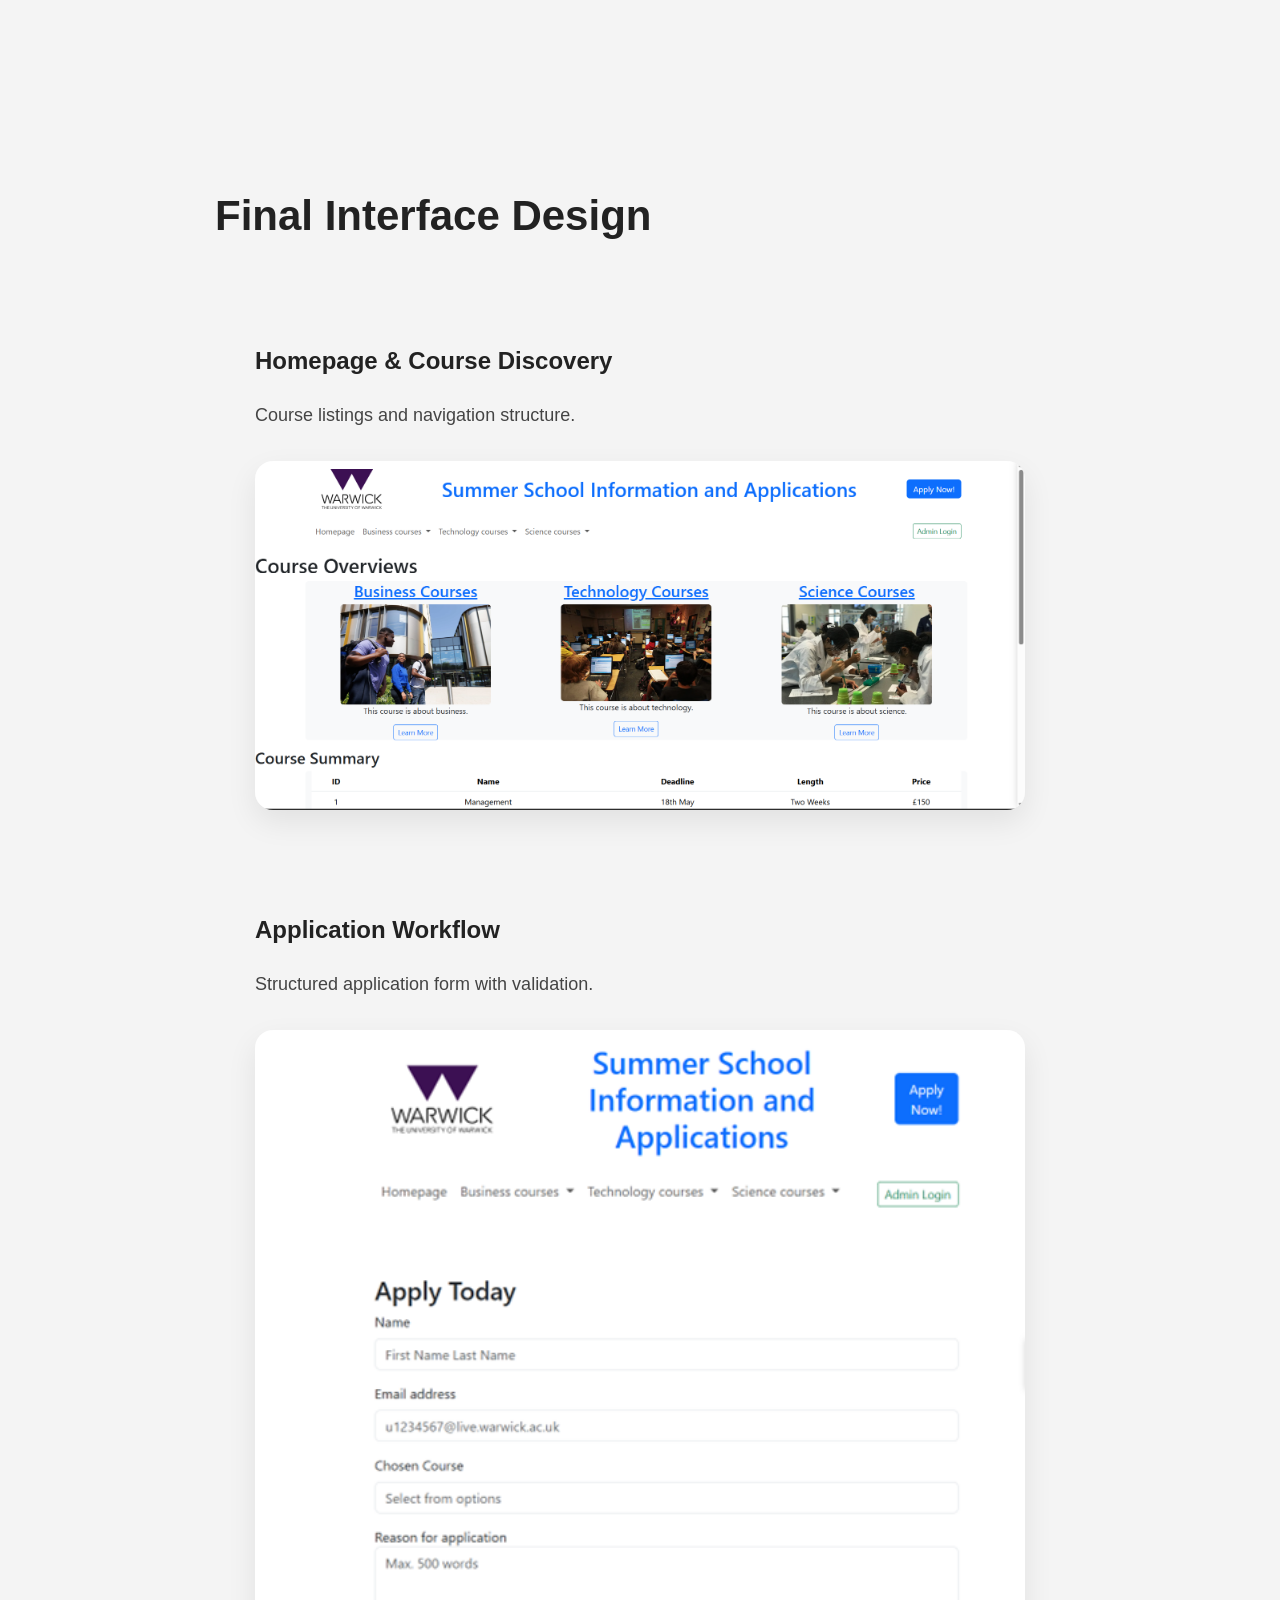
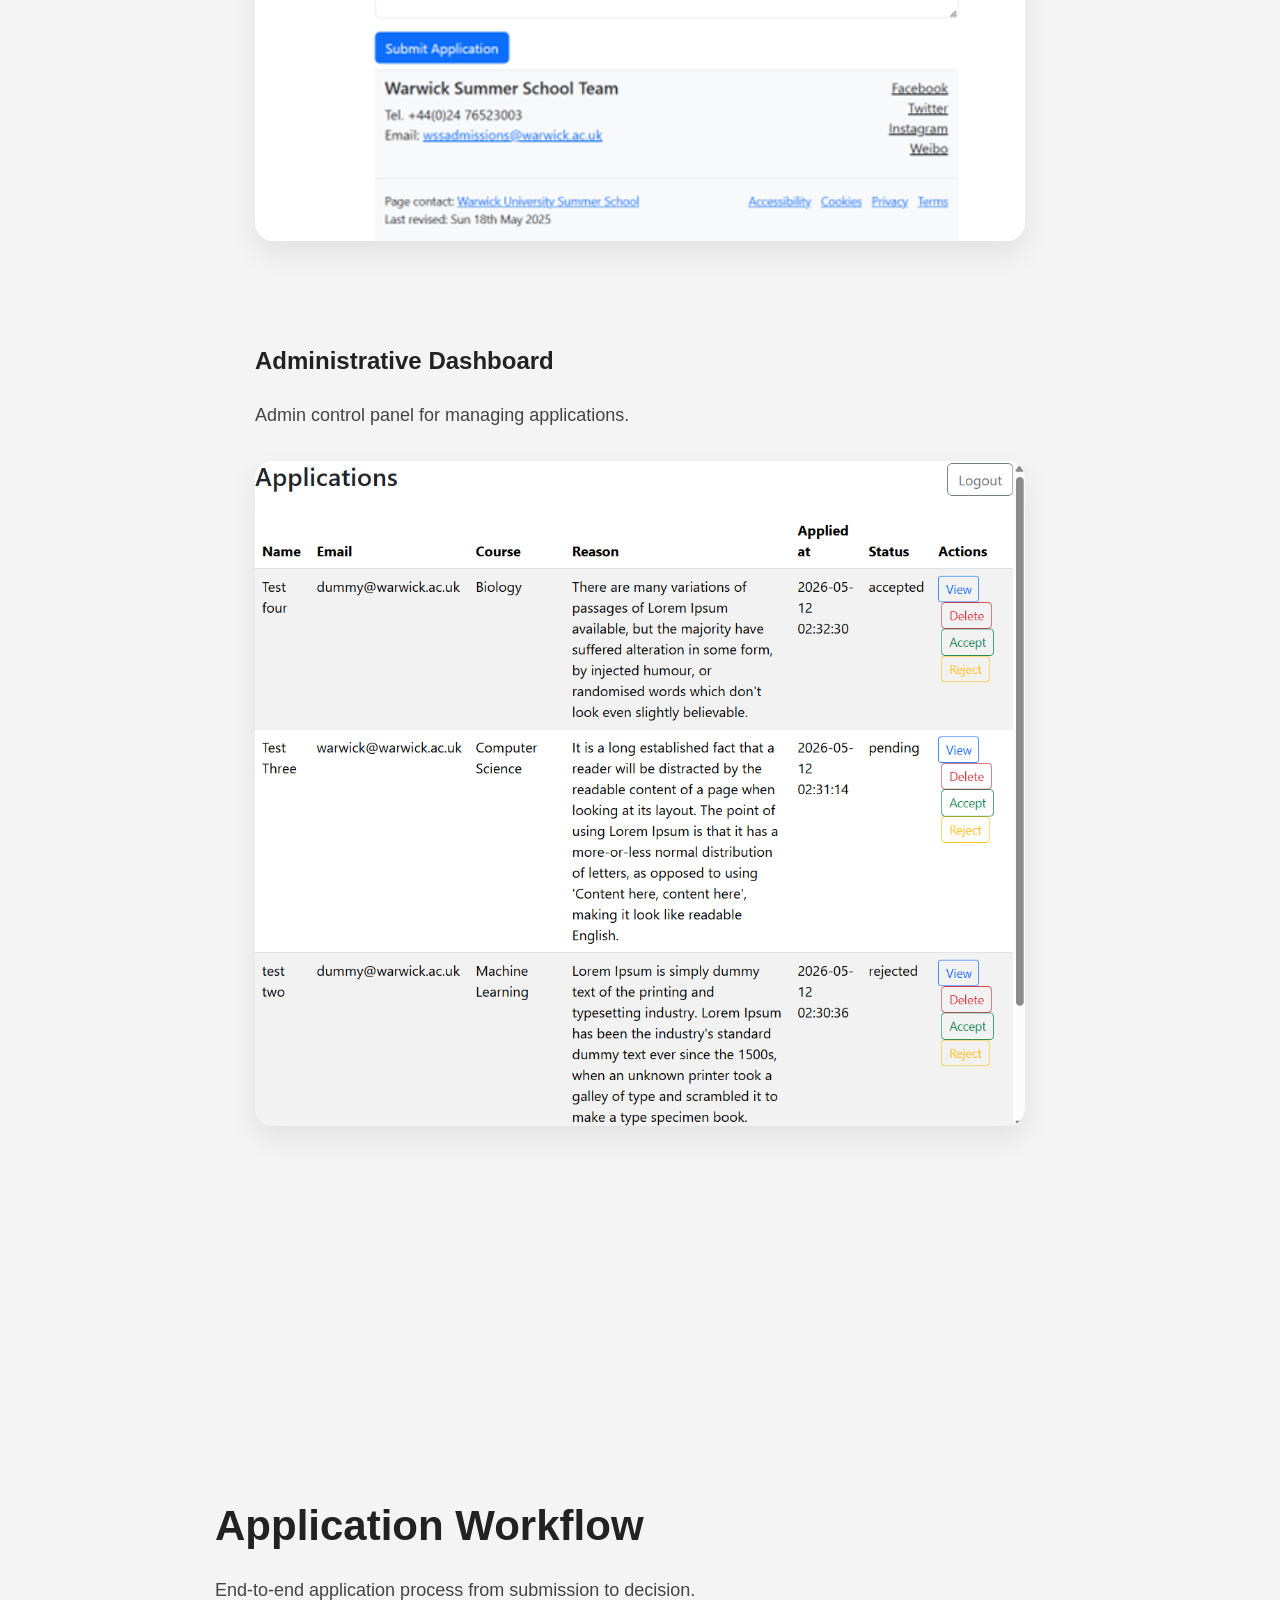
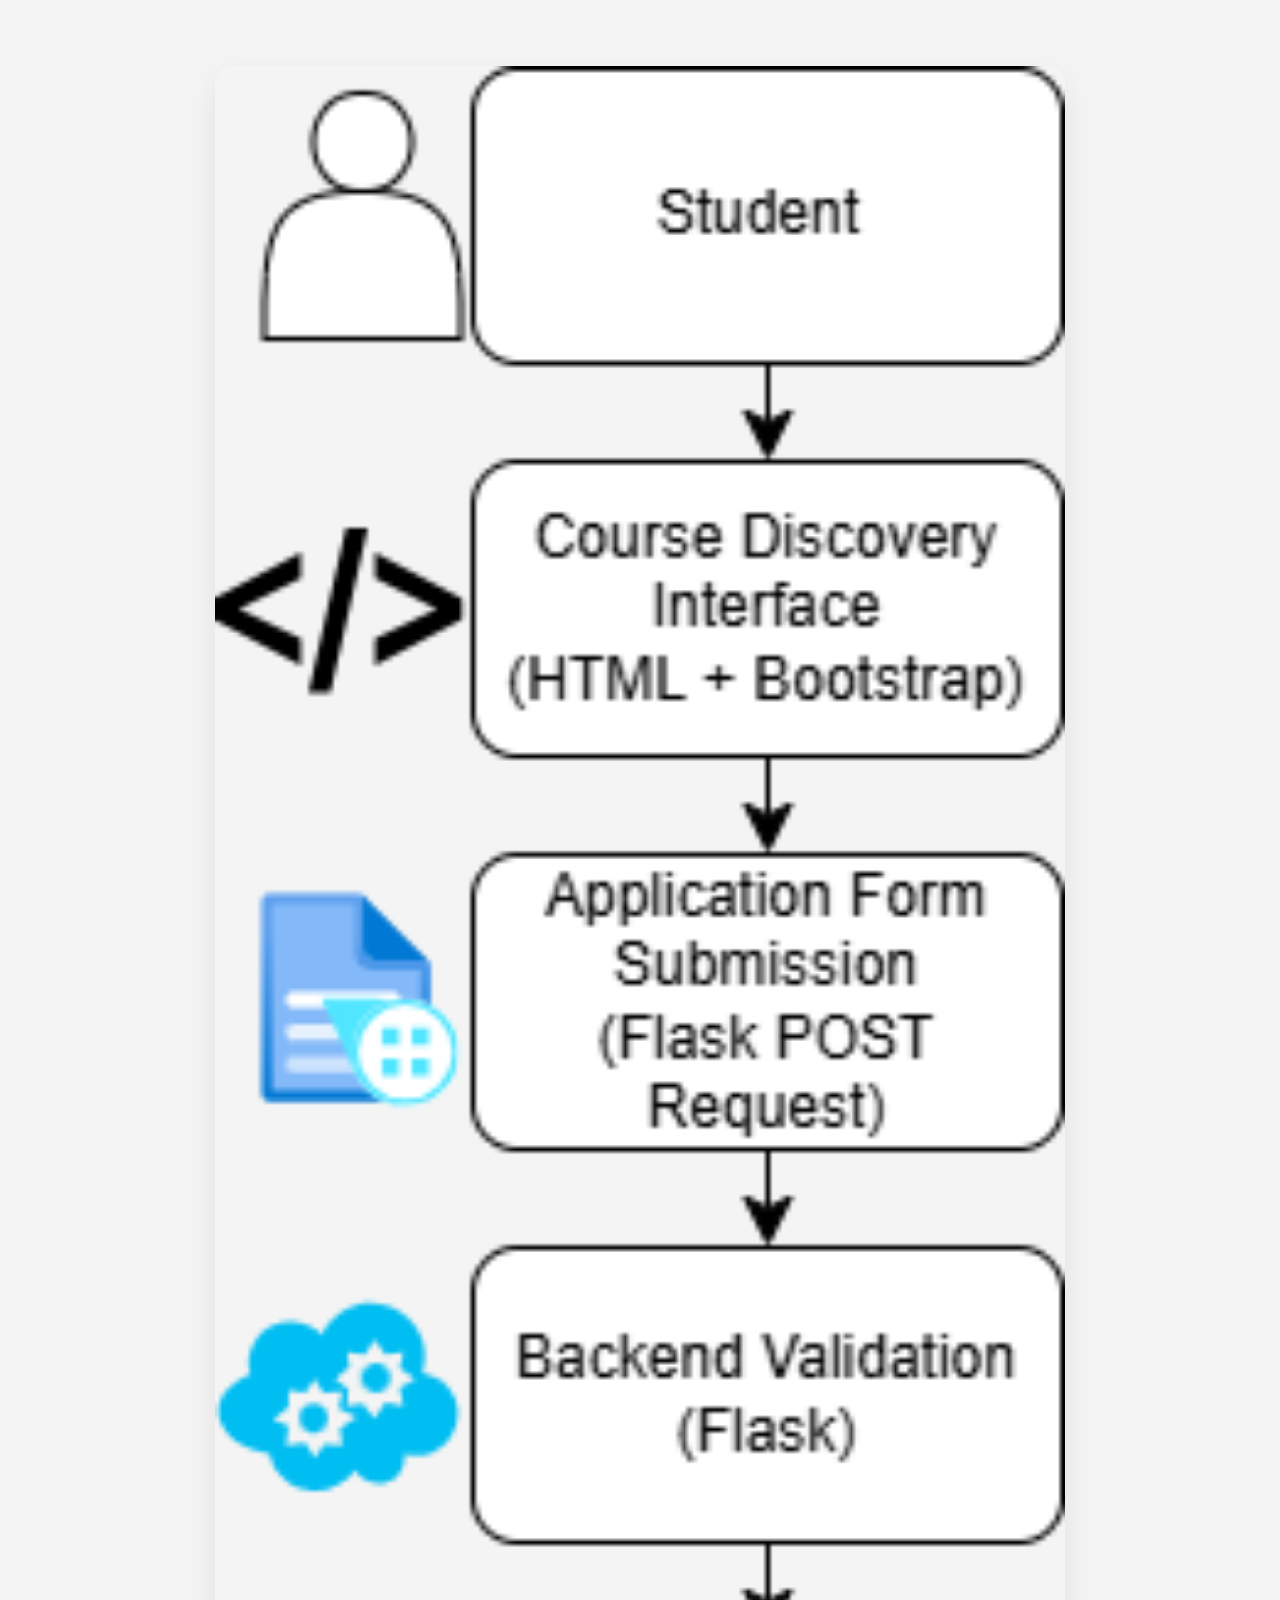
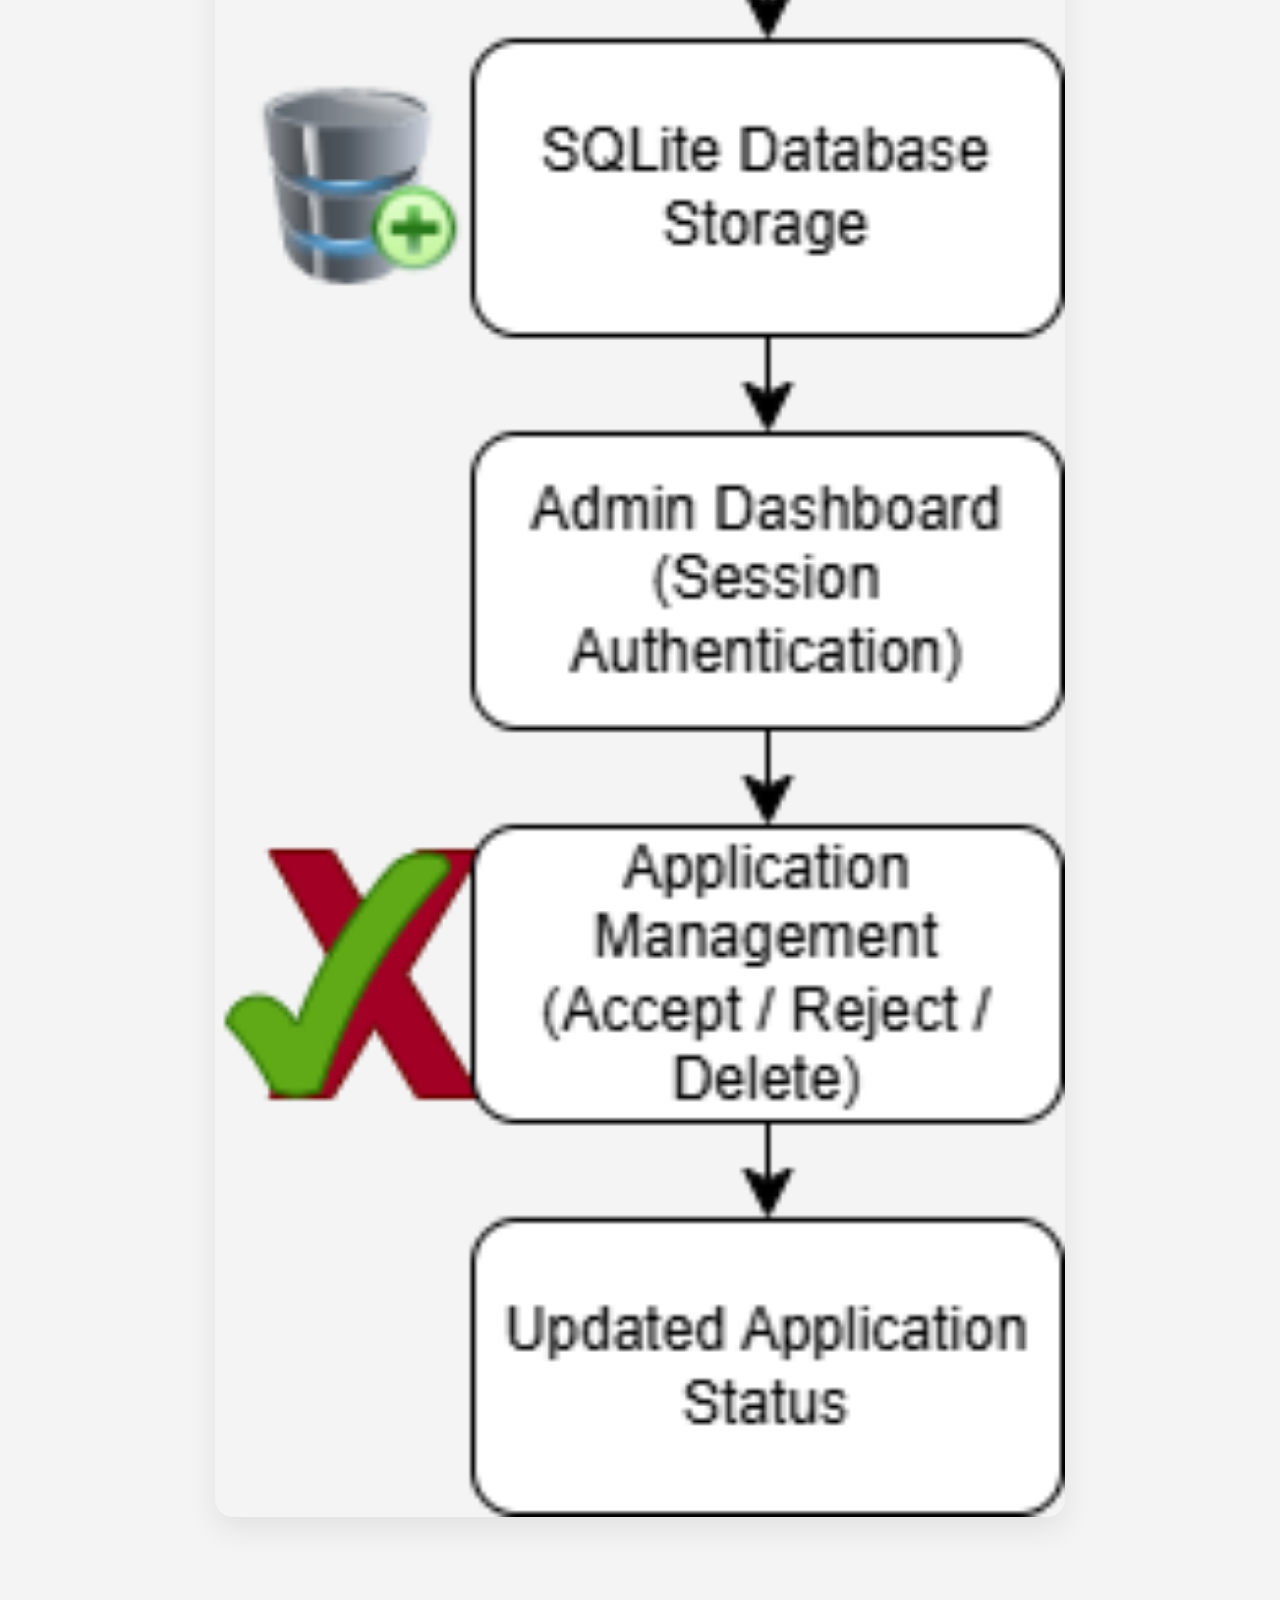
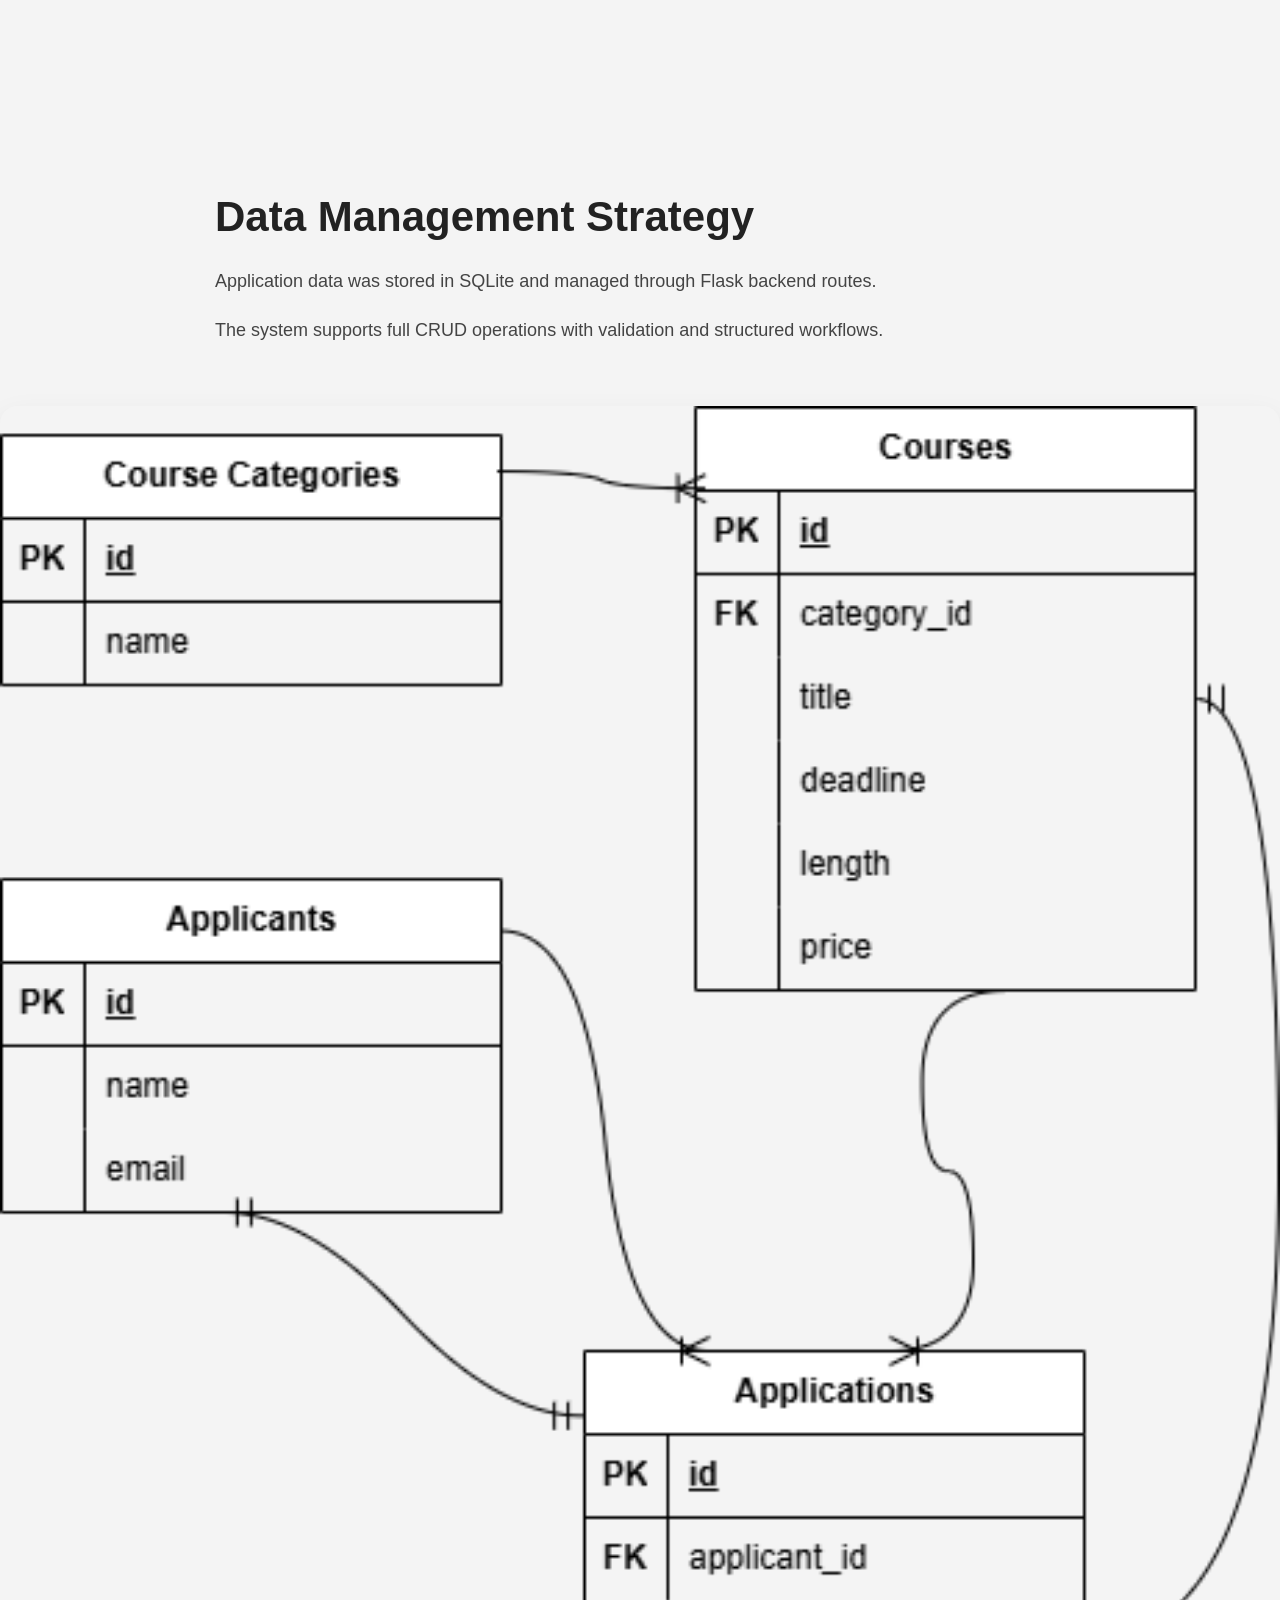
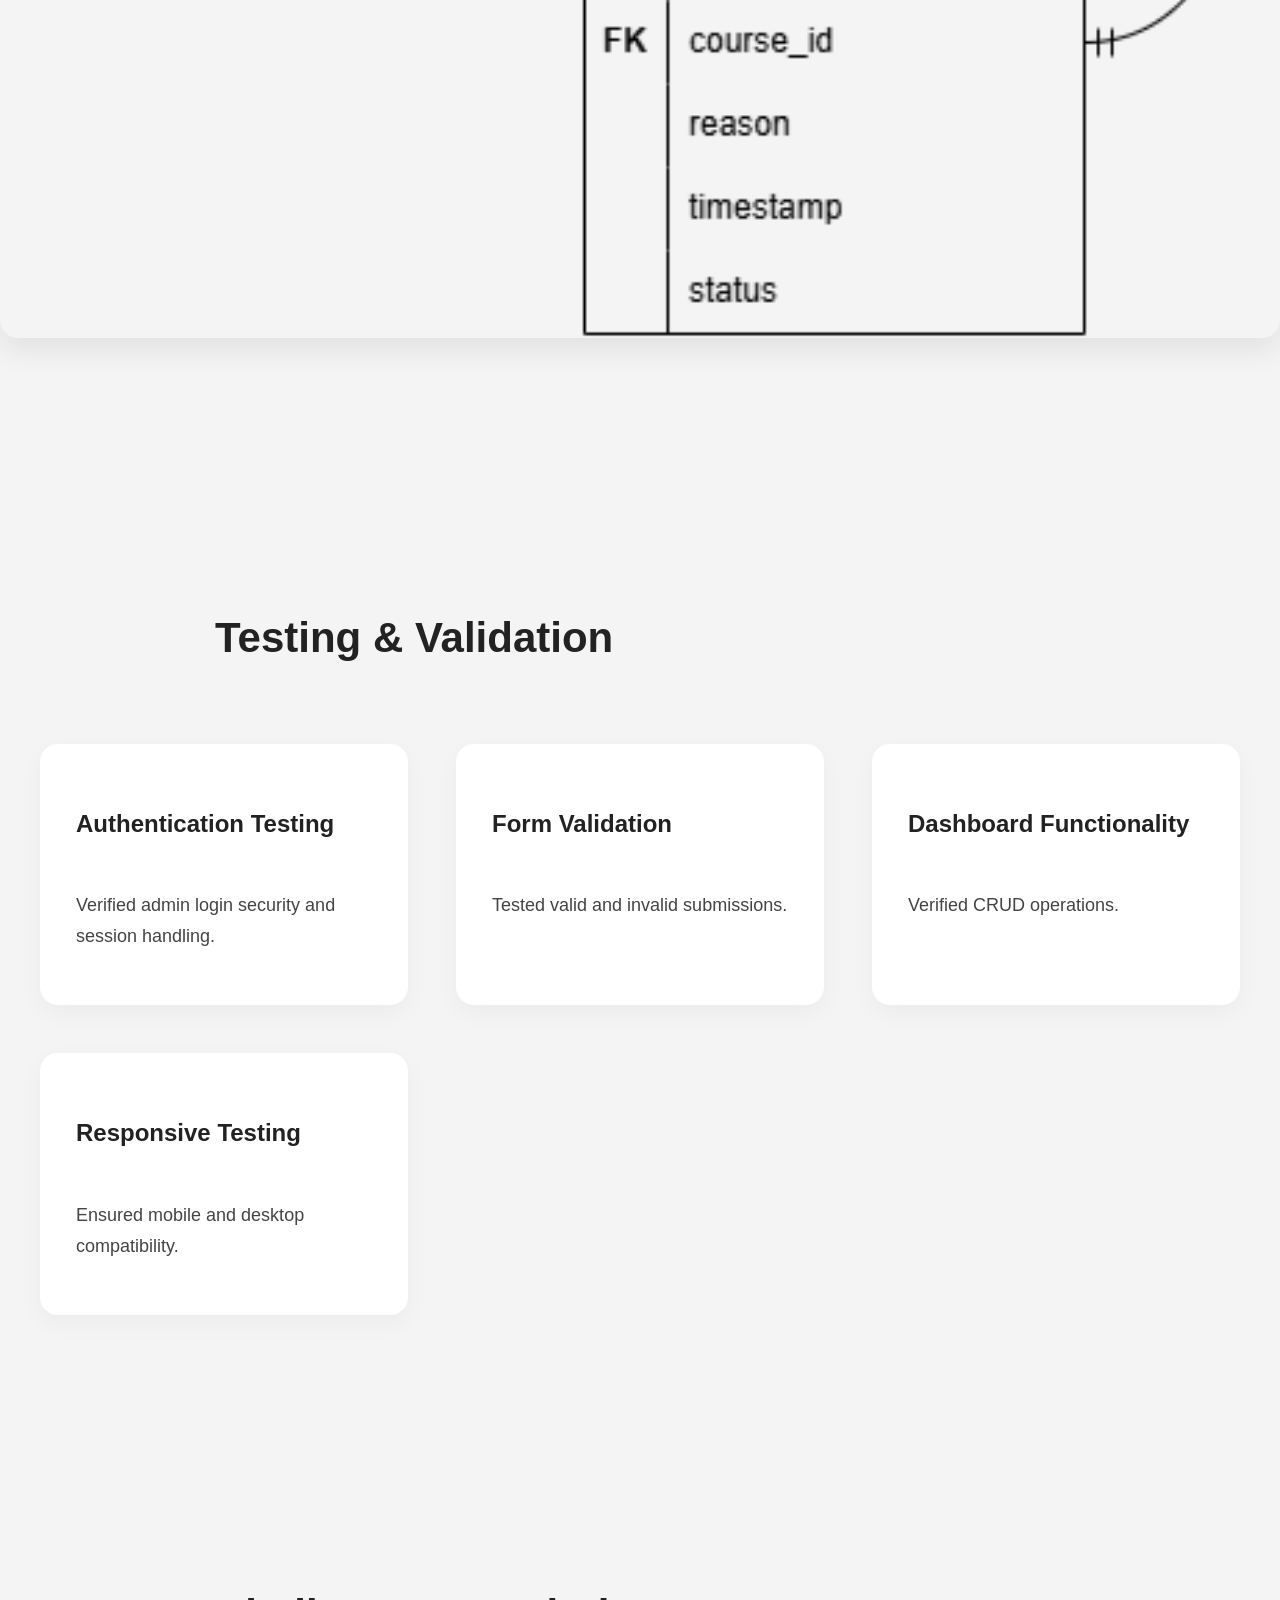
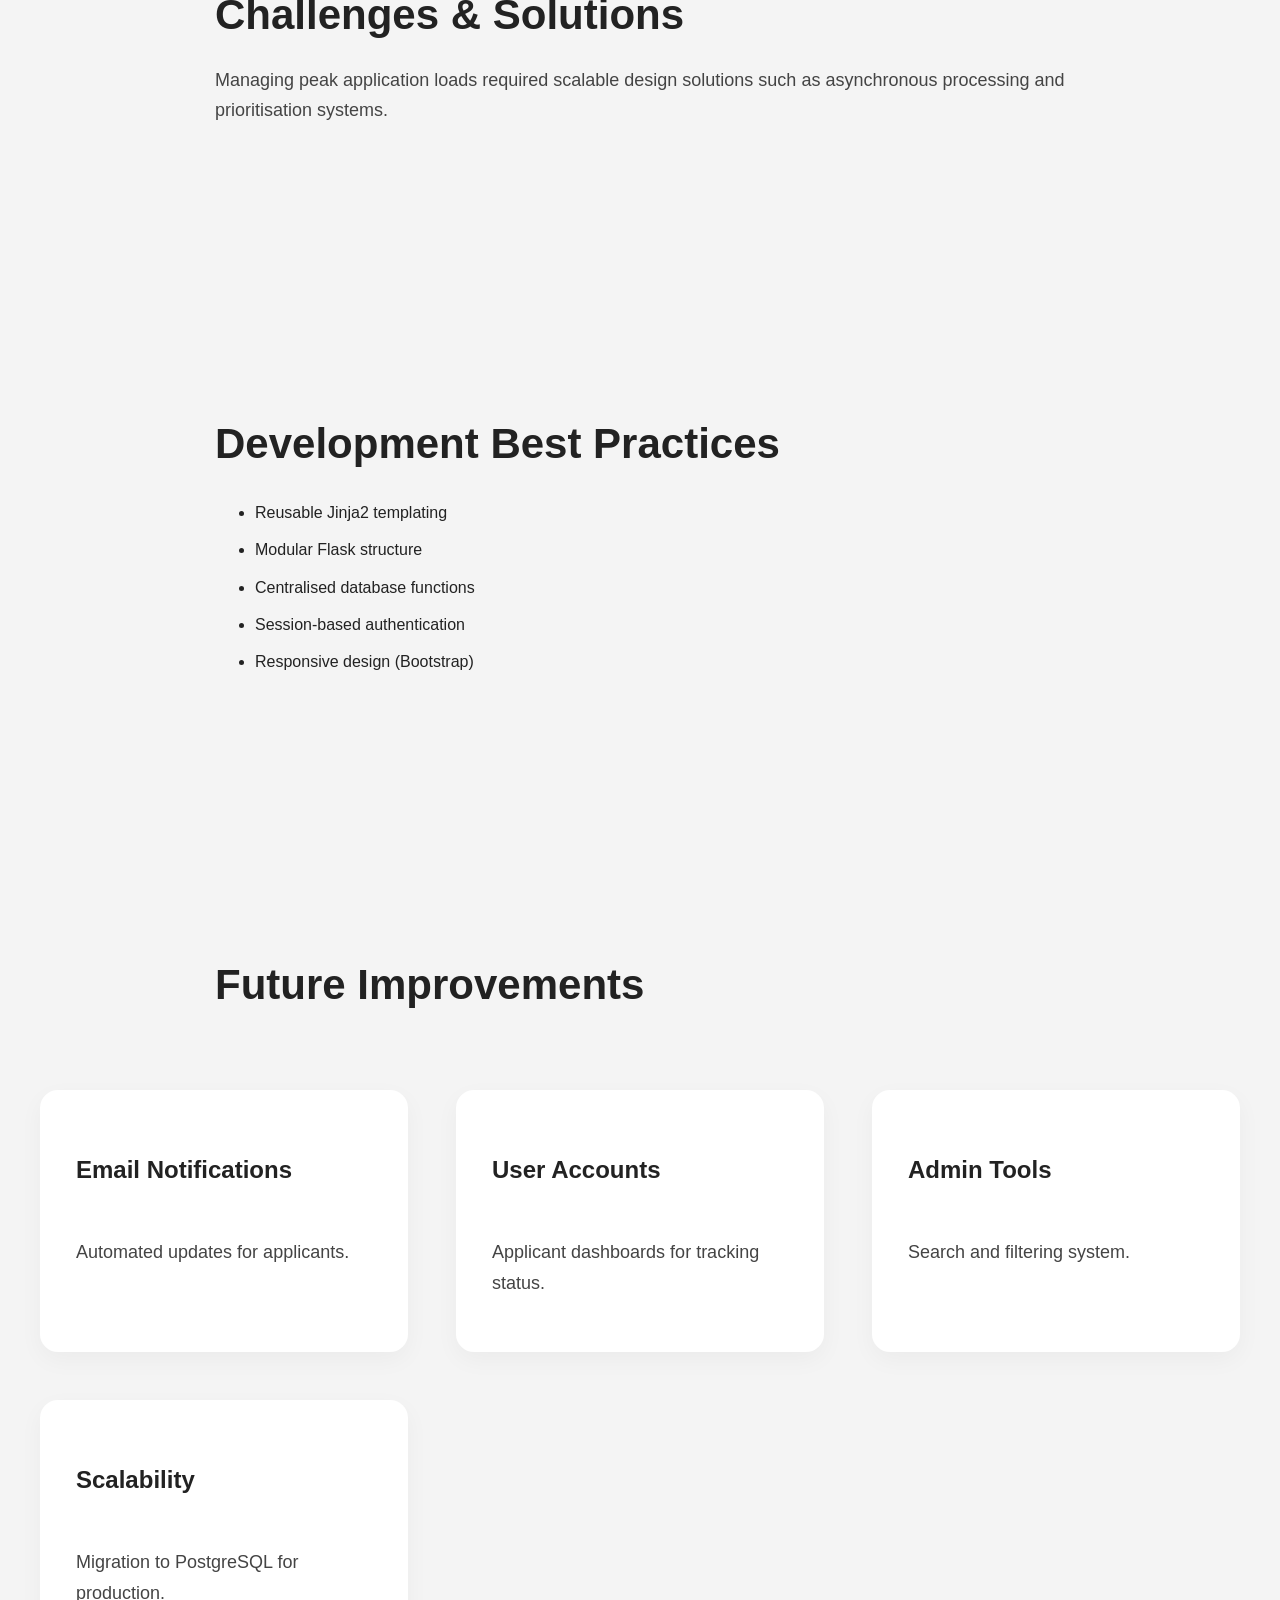
<file: projects/warwick-portal.html>
<!DOCTYPE html>
<html lang="en">

<head>
  <meta charset="UTF-8" />
  <meta name="viewport" content="width=device-width, initial-scale=1.0" />
  <title>Warwick Summer School Portal | Portfolio</title>

  <link rel="stylesheet" href="../style.css">
</head>

<body>

<!-- NAVIGATION -->
<nav class="navbar">
  <a href="../index.html" class="back-link">← Back to Portfolio</a>
</nav>

<!-- HERO -->
<section class="hero">

  <div class="hero-content">

    <p class="eyebrow">Featured Full-Stack Project</p>

    <h1>Warwick Summer School Portal</h1>

    <p class="hero-text">
      A Flask-based web application designed to streamline
      course discovery, student applications, and
      administrative workflow management for the
      University of Warwick Summer School.
    </p>

    <div class="tech-stack">
      <span>Python</span>
      <span>Flask</span>
      <span>SQLite</span>
      <span>Bootstrap</span>
      <span>Jinja2</span>
      <span>HTML/CSS</span>
    </div>

    <div class="hero-buttons">
      <a href="https://github.com/41y554/warwick-flask-app" class="primary-btn">GitHub Repository</a>
      <a href="https://warwick-summer-school-application-portal.onrender.com/" class="secondary-btn">Live Demo</a>
    </div>

  </div>

  <div class="hero-image-container">
    <img src="../images/warwick-portal/admin-dashboard.png" alt="Admin Dashboard" class="hero-image">
  </div>
</section>

<!-- OVERVIEW -->
<section class="section">
  <div class="text-container">

    <h2>Project Overview</h2>

    <p>
      The Summer School Information and Application Portal
      was developed to improve how prospective students
      browse and apply for Warwick Summer School courses,
      while also providing administrators with tools to
      manage applications efficiently.
    </p>

    <p>
      The platform supports a complete application workflow,
      including course discovery, application submission,
      administrative review, and application status management.
    </p>
  </div>
</section>

<!-- USER PERSONAS -->
<section class="section">
  <div class="text-container">
    <h2>User Research & Personas</h2>

    <p>
      The platform was designed around two key user groups:
      prospective students and university administrators.
    </p>

 

  <div class="card-grid">

    <div class="card">
      <h3>Prospective Student</h3>
      <p>Students needed clear course information, transparent application processes, and responsive feedback.</p>
      <ul>
        <li>Browse courses easily</li>
        <li>Understand fees and deadlines</li>
        <li>Submit applications quickly</li>
        <li>Receive confirmation feedback</li>
      </ul>
    </div>

    <div class="card">
      <h3>Administrator</h3>
      <p>Administrators required tools for efficiently reviewing, updating, and managing applications.</p>
      <ul>
        <li>Review applications efficiently</li>
        <li>Manage statuses quickly</li>
        <li>Reduce repetitive admin work</li>
        <li>Maintain organised workflows</li>
      </ul>
    </div>
 </div>
  </div>
</section>

<!-- WIREFRAMES -->
<section class="section">
  <div class="text-container">

    <h2>Wireframing & Planning</h2>

    <p>
      Medium-fidelity wireframes were created during the planning stage to map user journeys,
      interface structure, and application flows.
    </p>

  </div>

  <div class="image-grid">

    <div>
      <img src="../images/warwick-portal/homepage-wireframe.png" alt="Homepage Wireframe">
      <p class="caption">Homepage Wireframe</p>
    </div>

    <div>
      <img src="../images/warwick-portal/dashboard-wireframe.png" alt="Dashboard Wireframe">
      <p class="caption">Admin Dashboard Wireframe</p>
    </div>

  </div>
</section>

<!-- DESIGN PRINCIPLES -->
<section class="section">
  <div class="text-container">

    <h2>Design Principles</h2>

  

  <div class="card-grid">

    <div class="card">
      <h3>DRY Principle</h3>
      <p>Reusable Jinja2 templates and shared components were implemented to reduce duplication and improve maintainability.</p>
    </div>

    <div class="card">
      <h3>User-Centered Design</h3>
      <p>The interface was designed around user goals, accessibility, and usability.</p>
    </div>
</div>
  </div>
</section>

<!-- FINAL UI -->
<section class="section">

  <div class="text-container">
    <h2>Final Interface Design</h2>
  

  <div class="project-block">
    <h3>Homepage & Course Discovery</h3>
    <p>Course listings and navigation structure.</p>
    <img src="../images/warwick-portal/homepage.png" alt="Homepage Screenshot">
  </div>

  <div class="project-block">
    <h3>Application Workflow</h3>
    <p>Structured application form with validation.</p>
    <img src="../images/warwick-portal/application-form.png" alt="Application Form Screenshot">
  </div>

  <div class="project-block">
    <h3>Administrative Dashboard</h3>
    <p>Admin control panel for managing applications.</p>
    <img src="../images/warwick-portal/admin-dashboard.png" alt="Admin Dashboard Screenshot">
  </div>
</div>
</section>

<!-- APPLICATION FLOW -->
<section class="section">

  <div class="text-container">
    <h2>Application Workflow</h2>
    <p>End-to-end application process from submission to decision.</p>


  <img src="../images/warwick-portal/application-flow.png" class="large-image" alt="Application Workflow">
  </div>
</section>

<!-- DATA MANAGEMENT -->
<section class="section">

  <div class="text-container">
    <h2>Data Management Strategy</h2>

    <p>
      Application data was stored in SQLite and managed through Flask backend routes.
    </p>

    <p>
      The system supports full CRUD operations with validation and structured workflows.
    </p>

  </div>

  <img src="../images/warwick-portal/entity-relationship-diagram.png" class="large-image" alt="ER Diagram">

</section>

<!-- TESTING -->
<section class="section">

  <div class="text-container">
    <h2>Testing & Validation</h2>
  </div>

  <div class="card-grid">

    <div class="card">
      <h3>Authentication Testing</h3>
      <p>Verified admin login security and session handling.</p>
    </div>

    <div class="card">
      <h3>Form Validation</h3>
      <p>Tested valid and invalid submissions.</p>
    </div>

    <div class="card">
      <h3>Dashboard Functionality</h3>
      <p>Verified CRUD operations.</p>
    </div>

    <div class="card">
      <h3>Responsive Testing</h3>
      <p>Ensured mobile and desktop compatibility.</p>
    </div>

  </div>

</section>

<!-- CHALLENGES -->
<section class="section">
  <div class="text-container">

    <h2>Challenges & Solutions</h2>

    <p>
      Managing peak application loads required scalable design solutions such as asynchronous processing and prioritisation systems.
    </p>

  </div>
</section>

<!-- BEST PRACTICES -->
<section class="section">
  <div class="text-container">

    <h2>Development Best Practices</h2>

    <ul class="best-practices">
      <li>Reusable Jinja2 templating</li>
      <li>Modular Flask structure</li>
      <li>Centralised database functions</li>
      <li>Session-based authentication</li>
      <li>Responsive design (Bootstrap)</li>
    </ul>

  </div>
</section>

<!-- FUTURE -->
<section class="section">
  <div class="text-container">

    <h2>Future Improvements</h2>

  </div>

  <div class="card-grid">

    <div class="card">
      <h3>Email Notifications</h3>
      <p>Automated updates for applicants.</p>
    </div>

    <div class="card">
      <h3>User Accounts</h3>
      <p>Applicant dashboards for tracking status.</p>
    </div>

    <div class="card">
      <h3>Admin Tools</h3>
      <p>Search and filtering system.</p>
    </div>

    <div class="card">
      <h3>Scalability</h3>
      <p>Migration to PostgreSQL for production.</p>
    </div>

  </div>
</section>

<!-- FOOTER -->
<footer>
  <p>Built using Flask, SQLite, Bootstrap, and Jinja2.</p>
</footer>

</body>
</html>
</file>
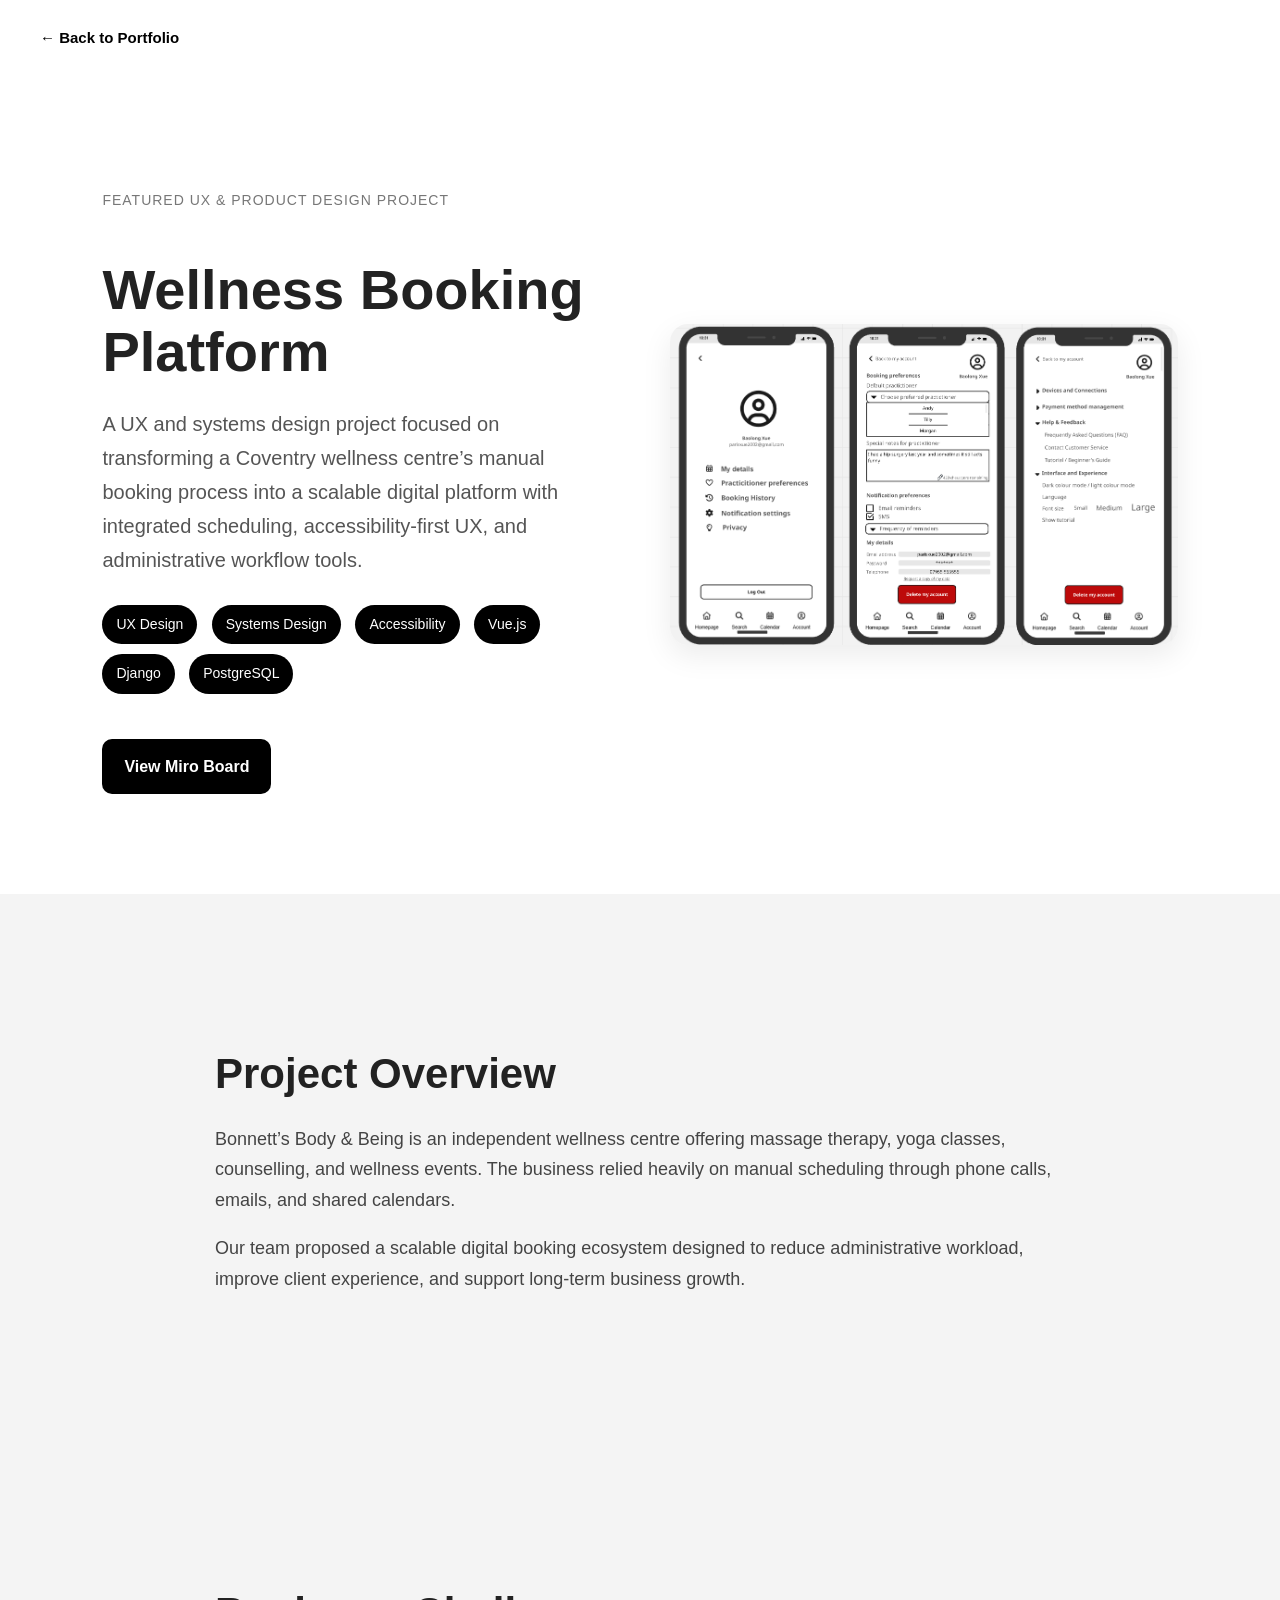
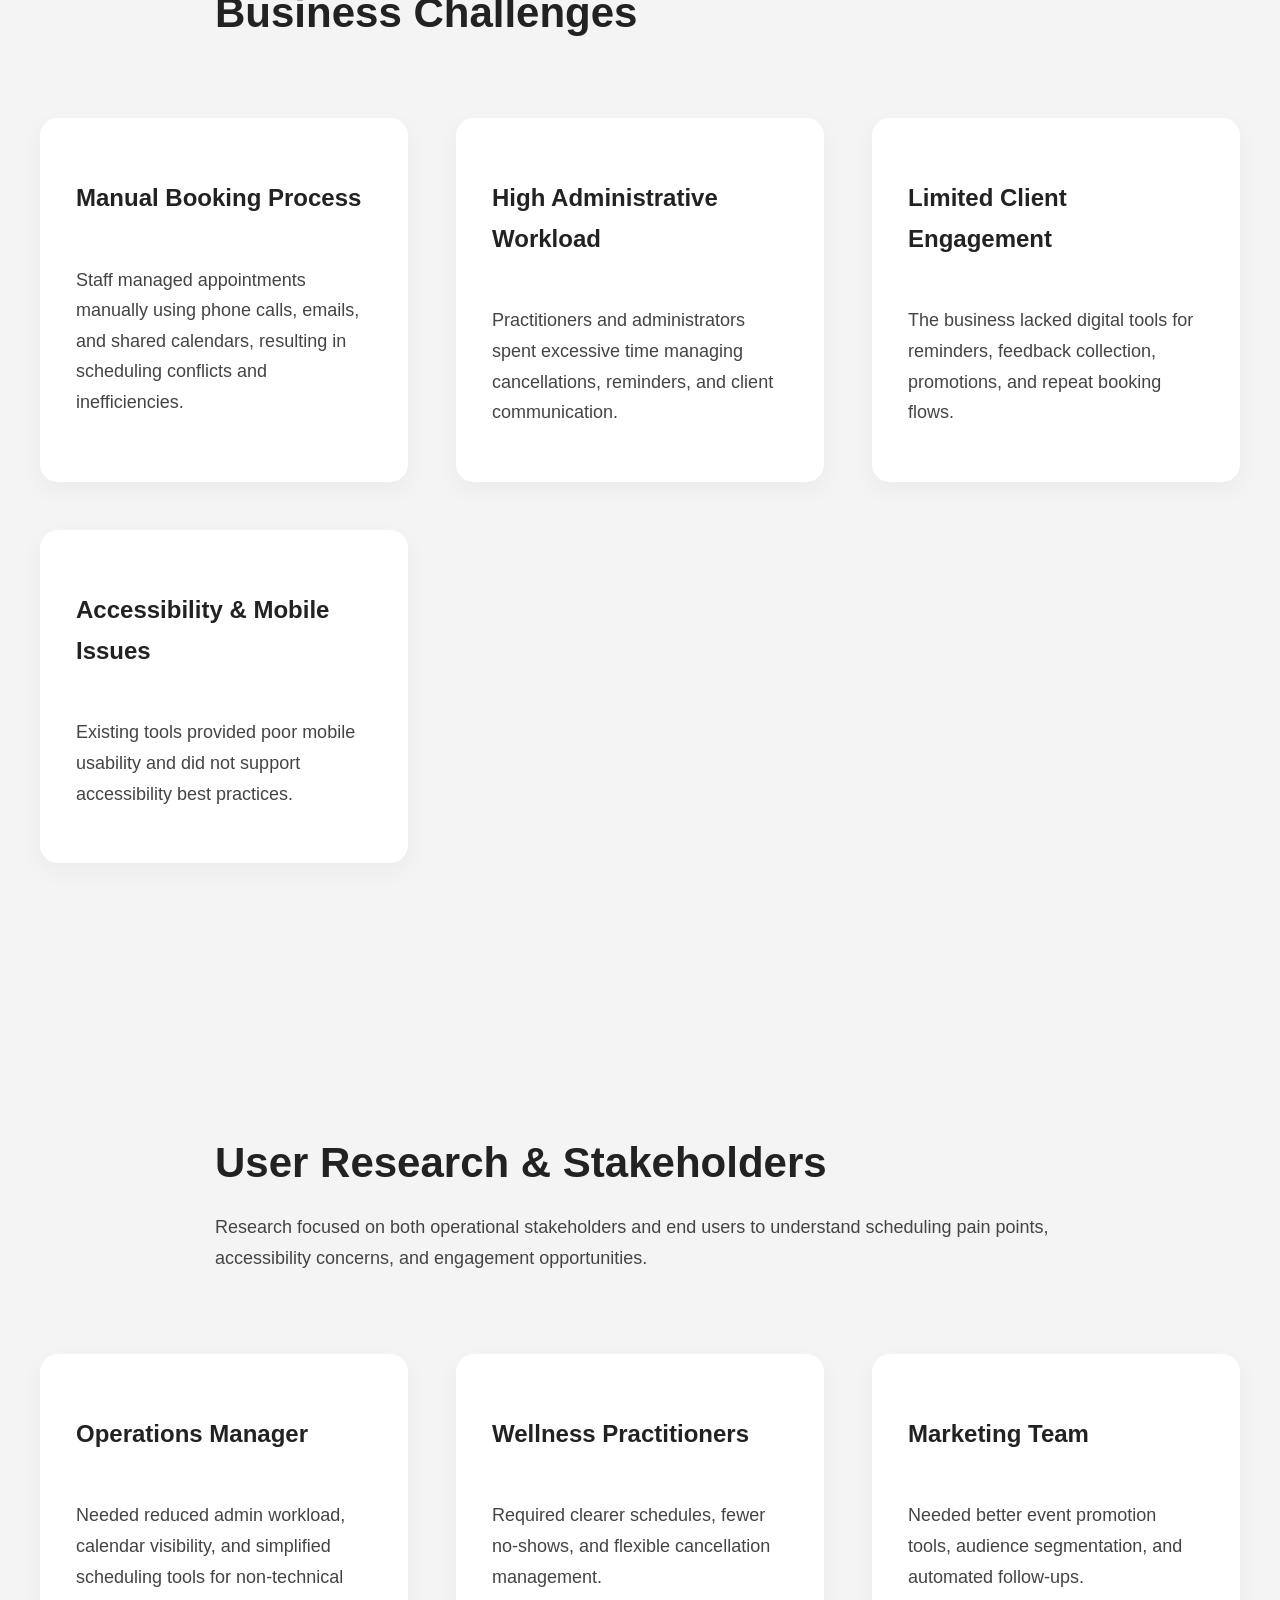
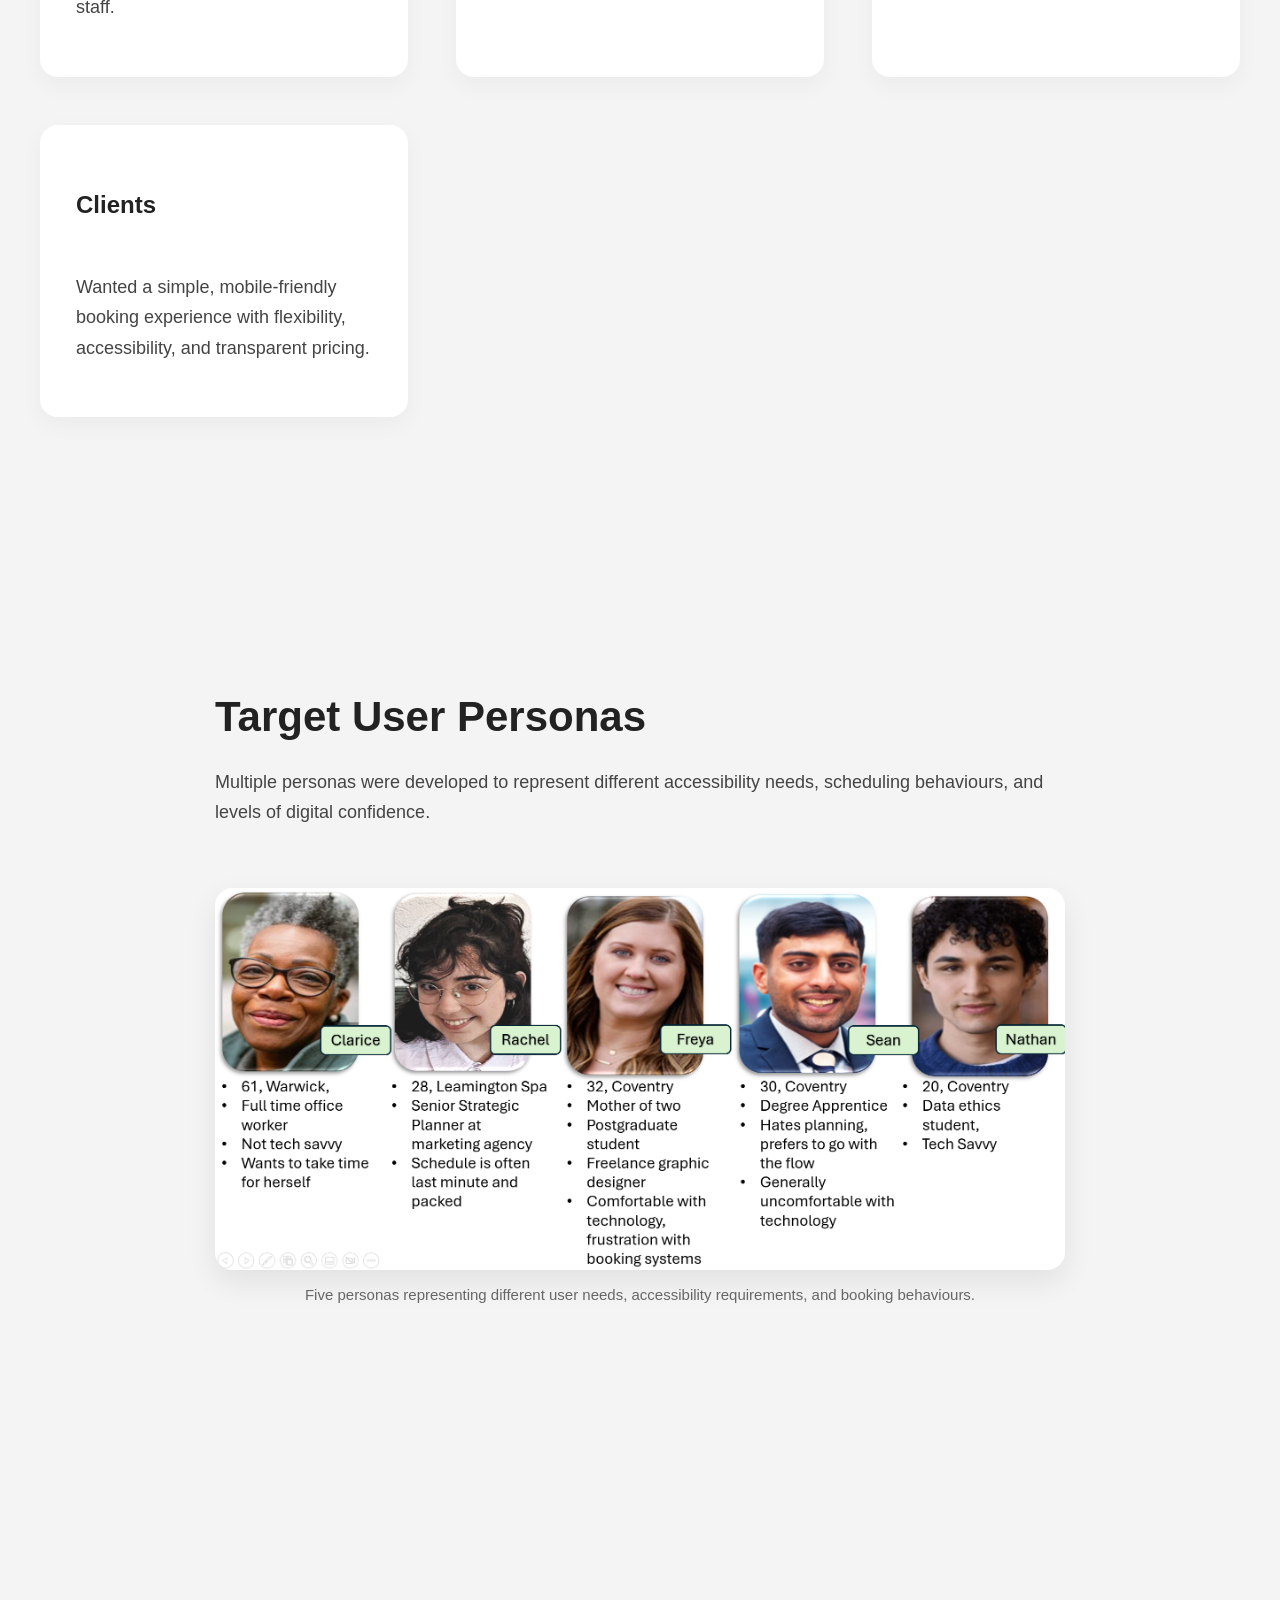
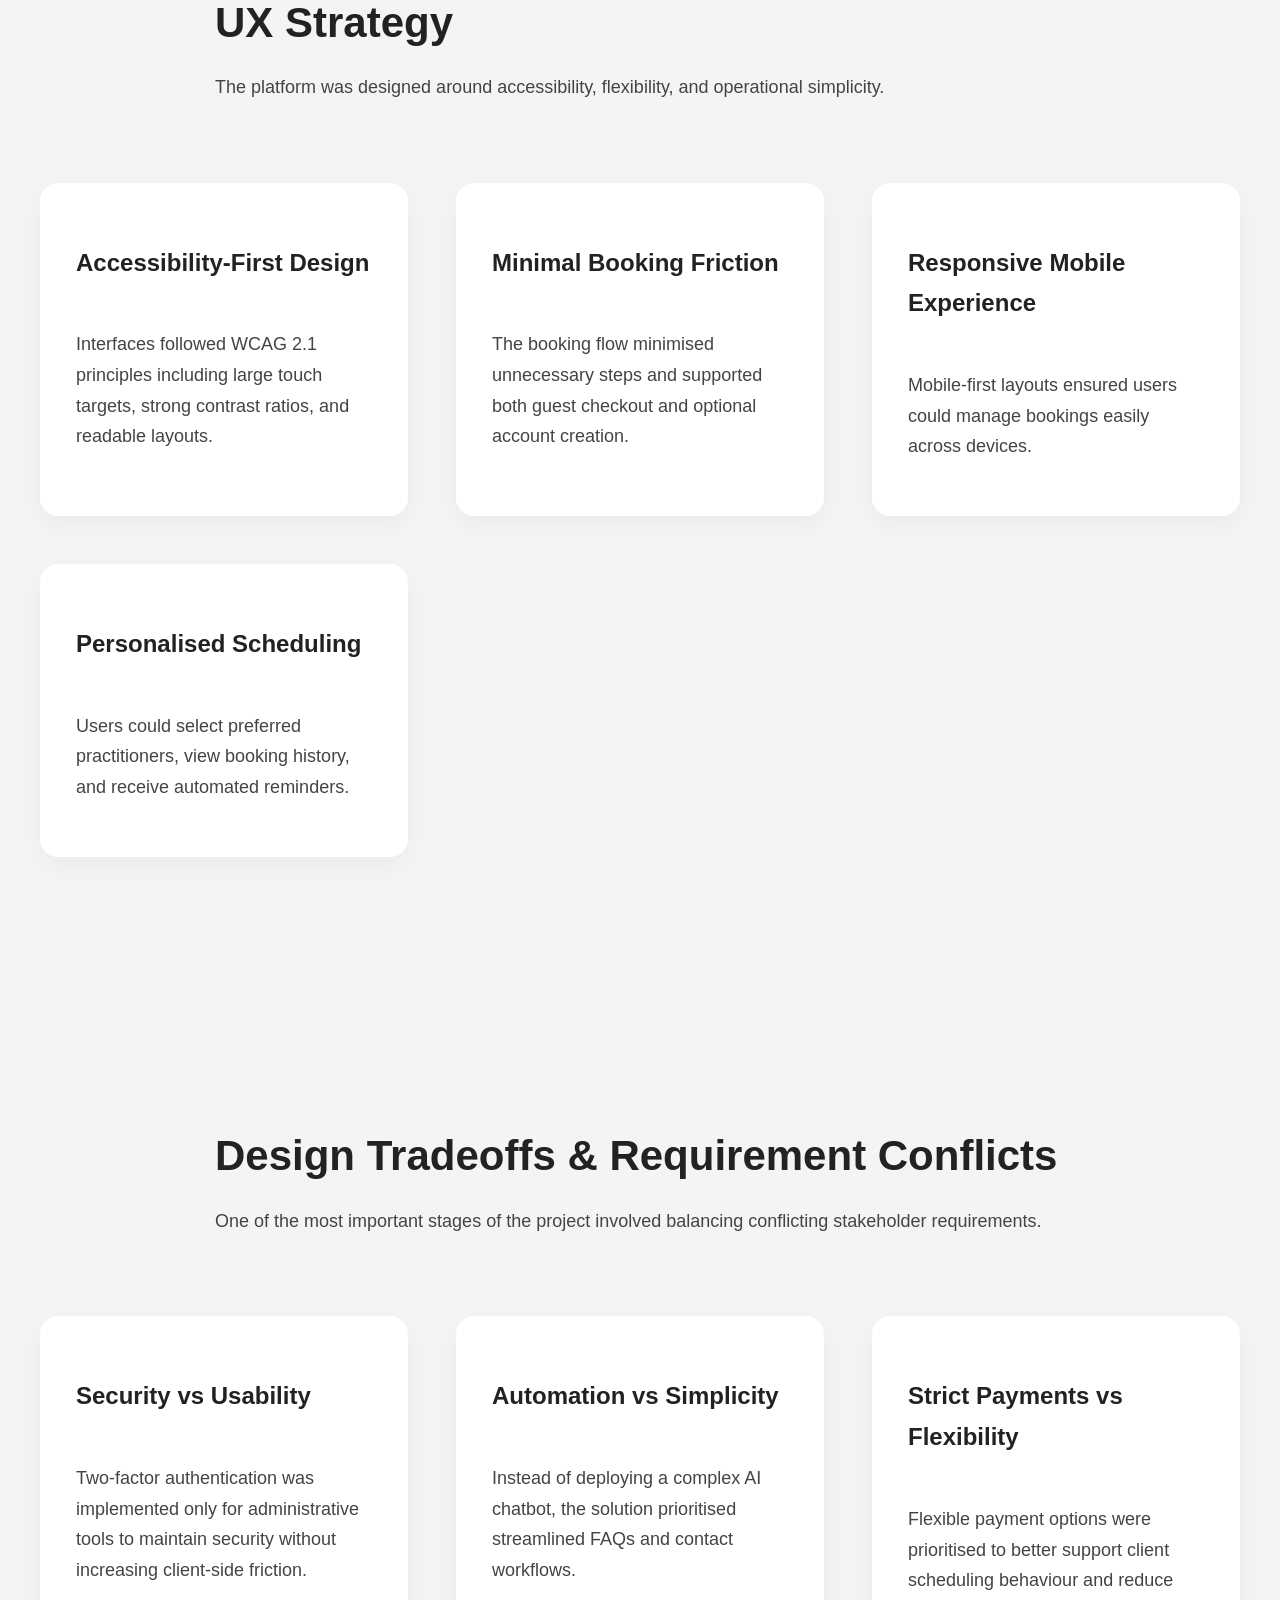
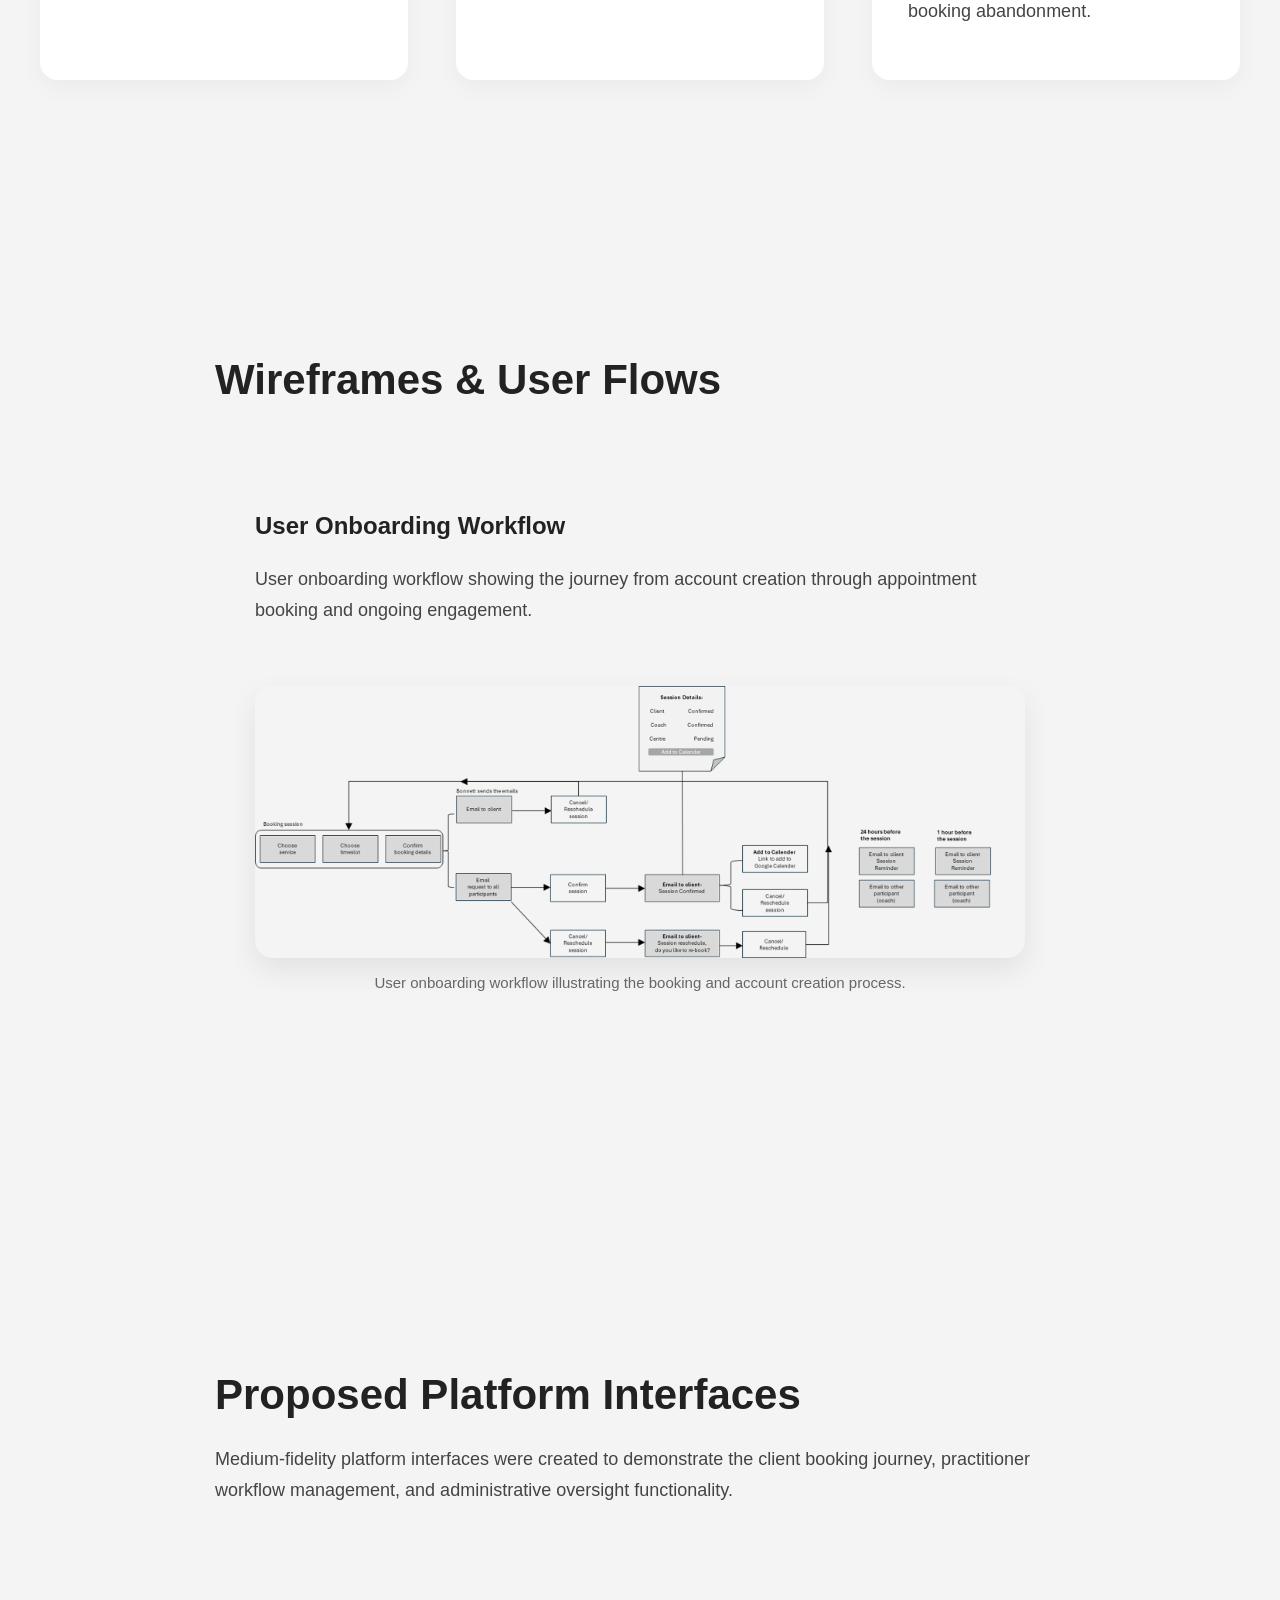
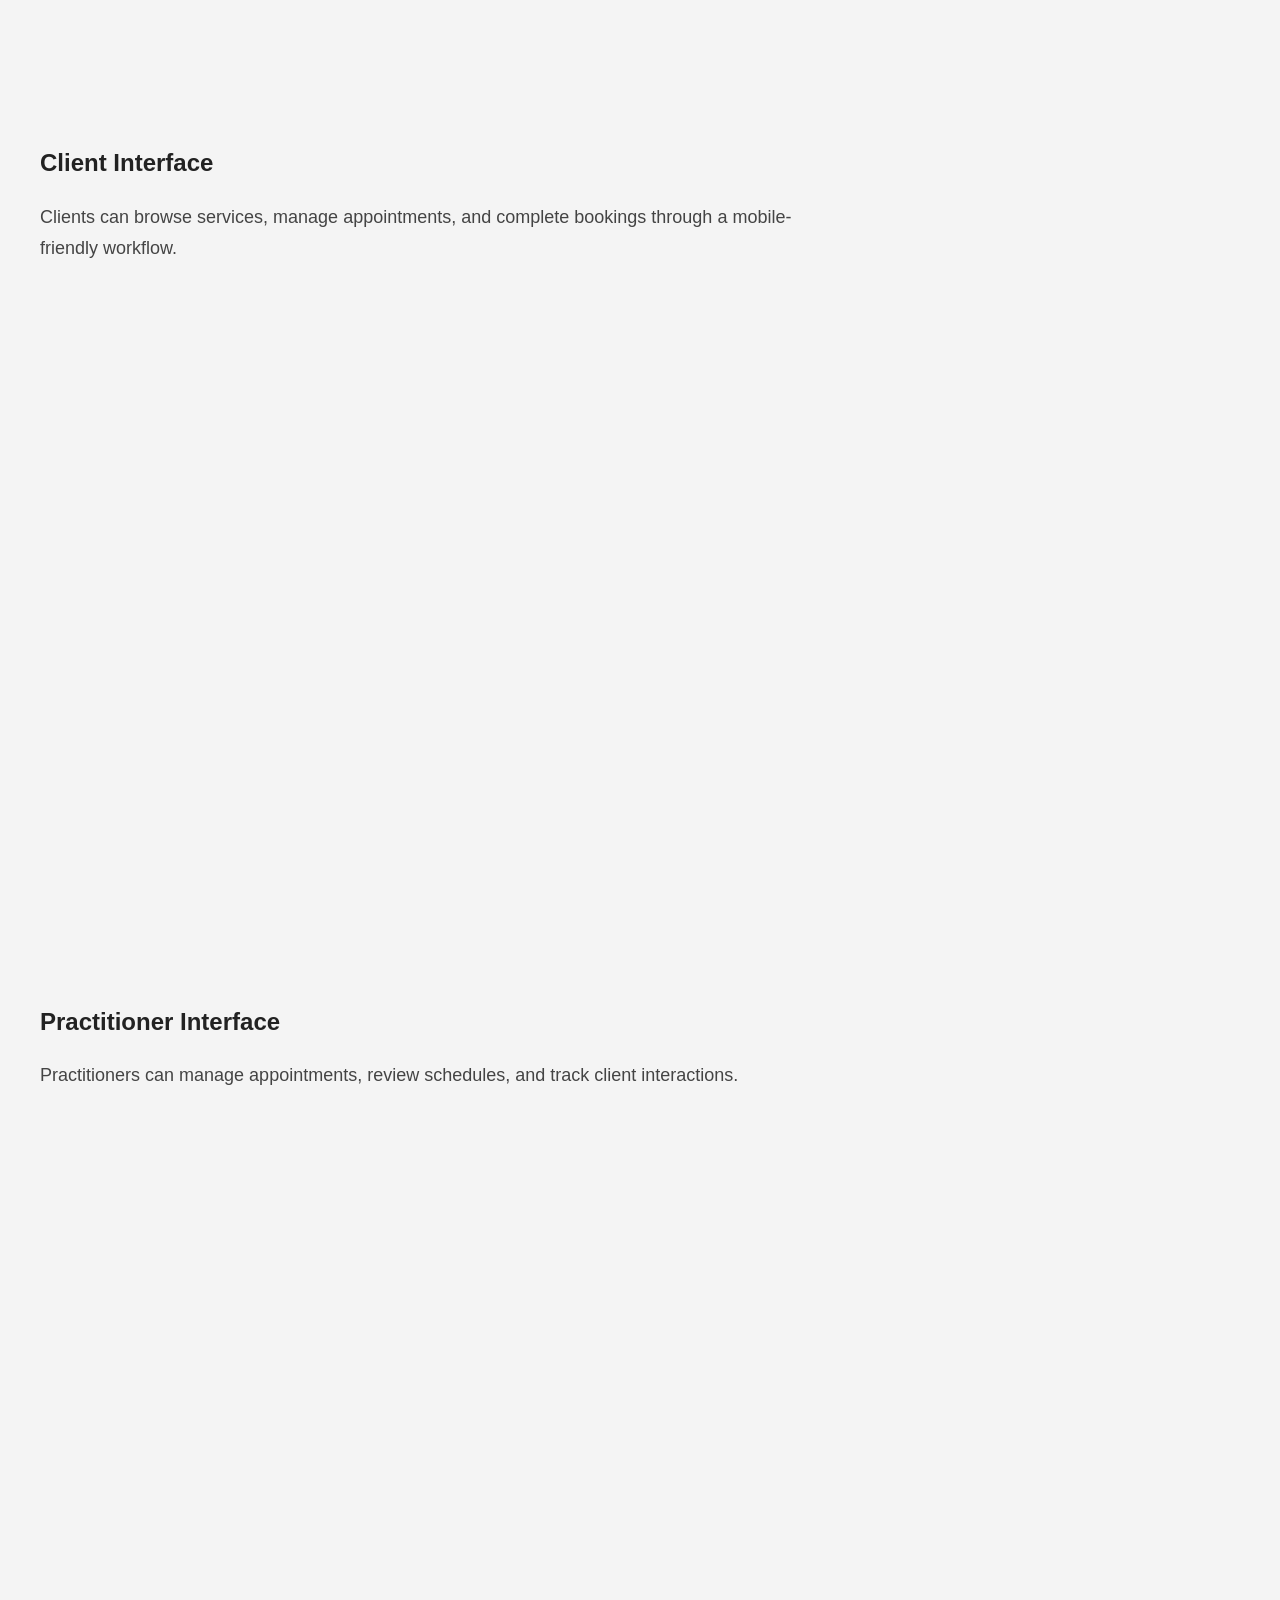
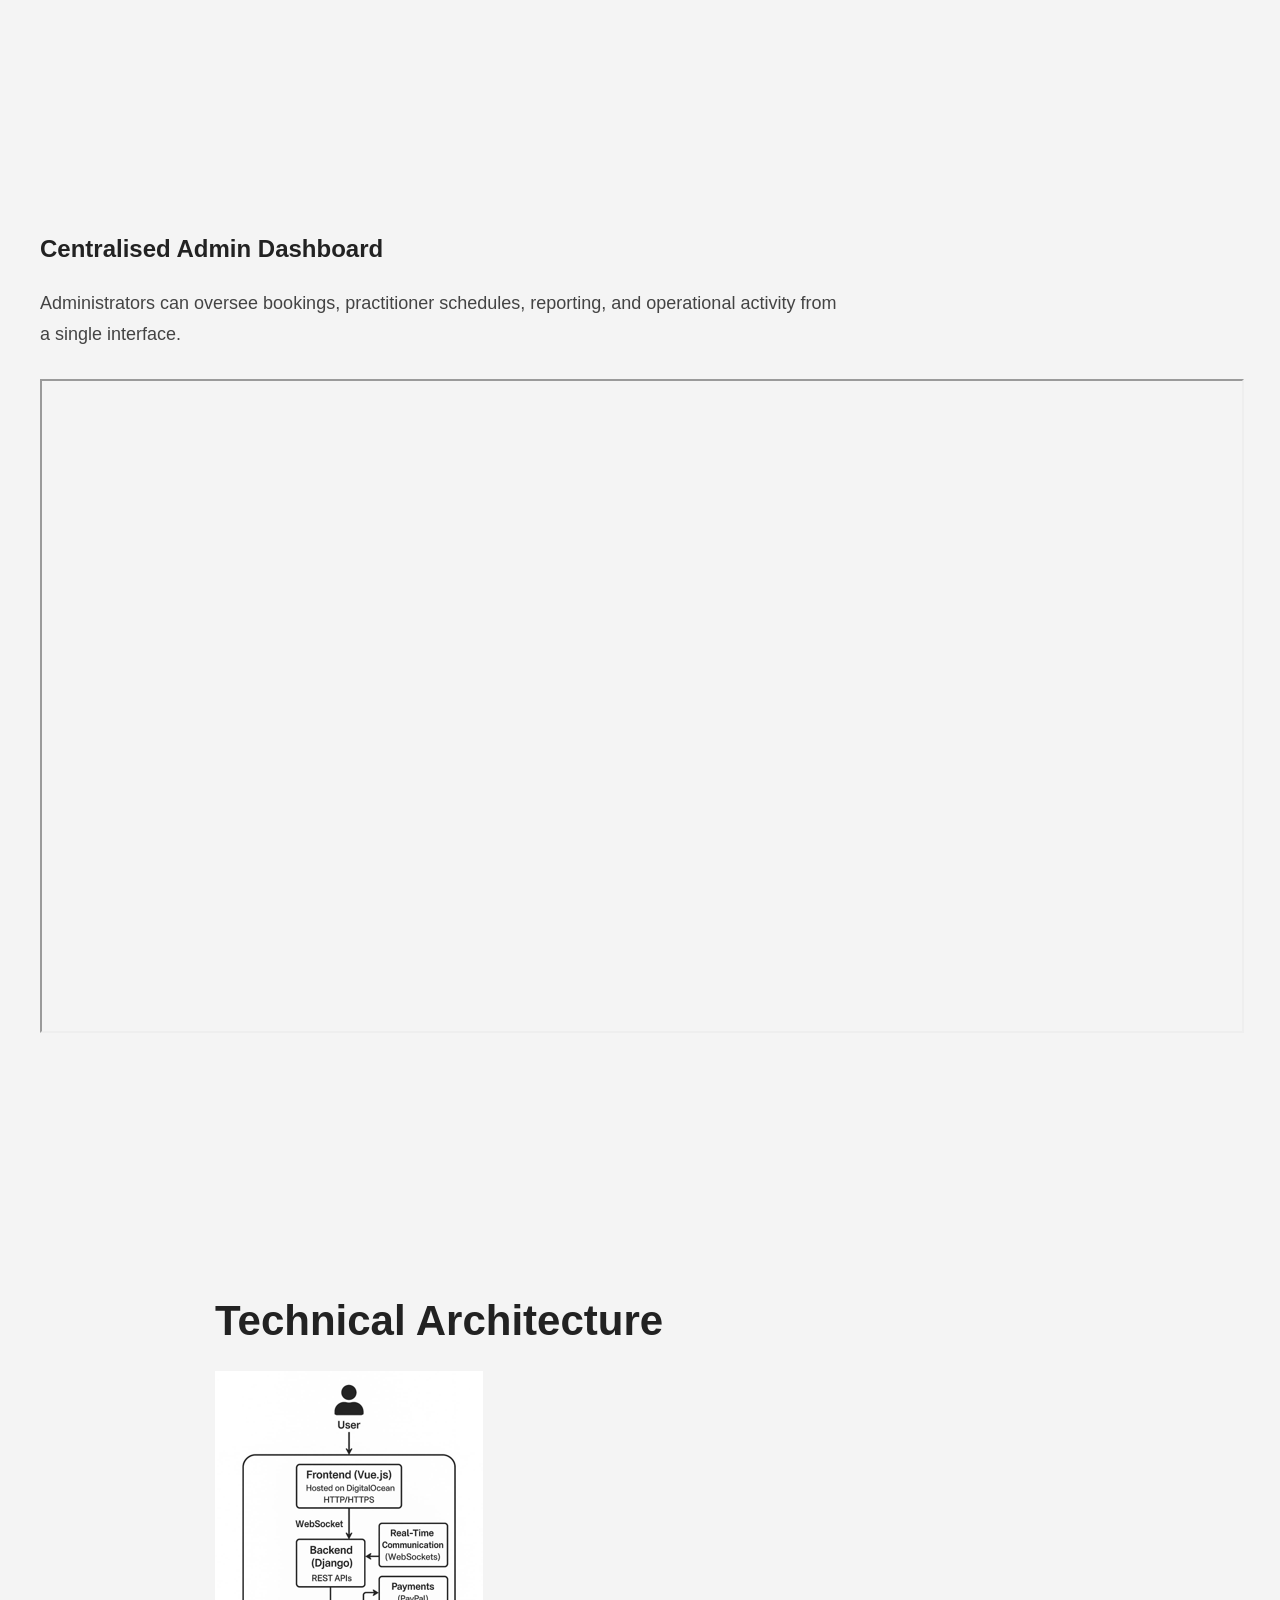
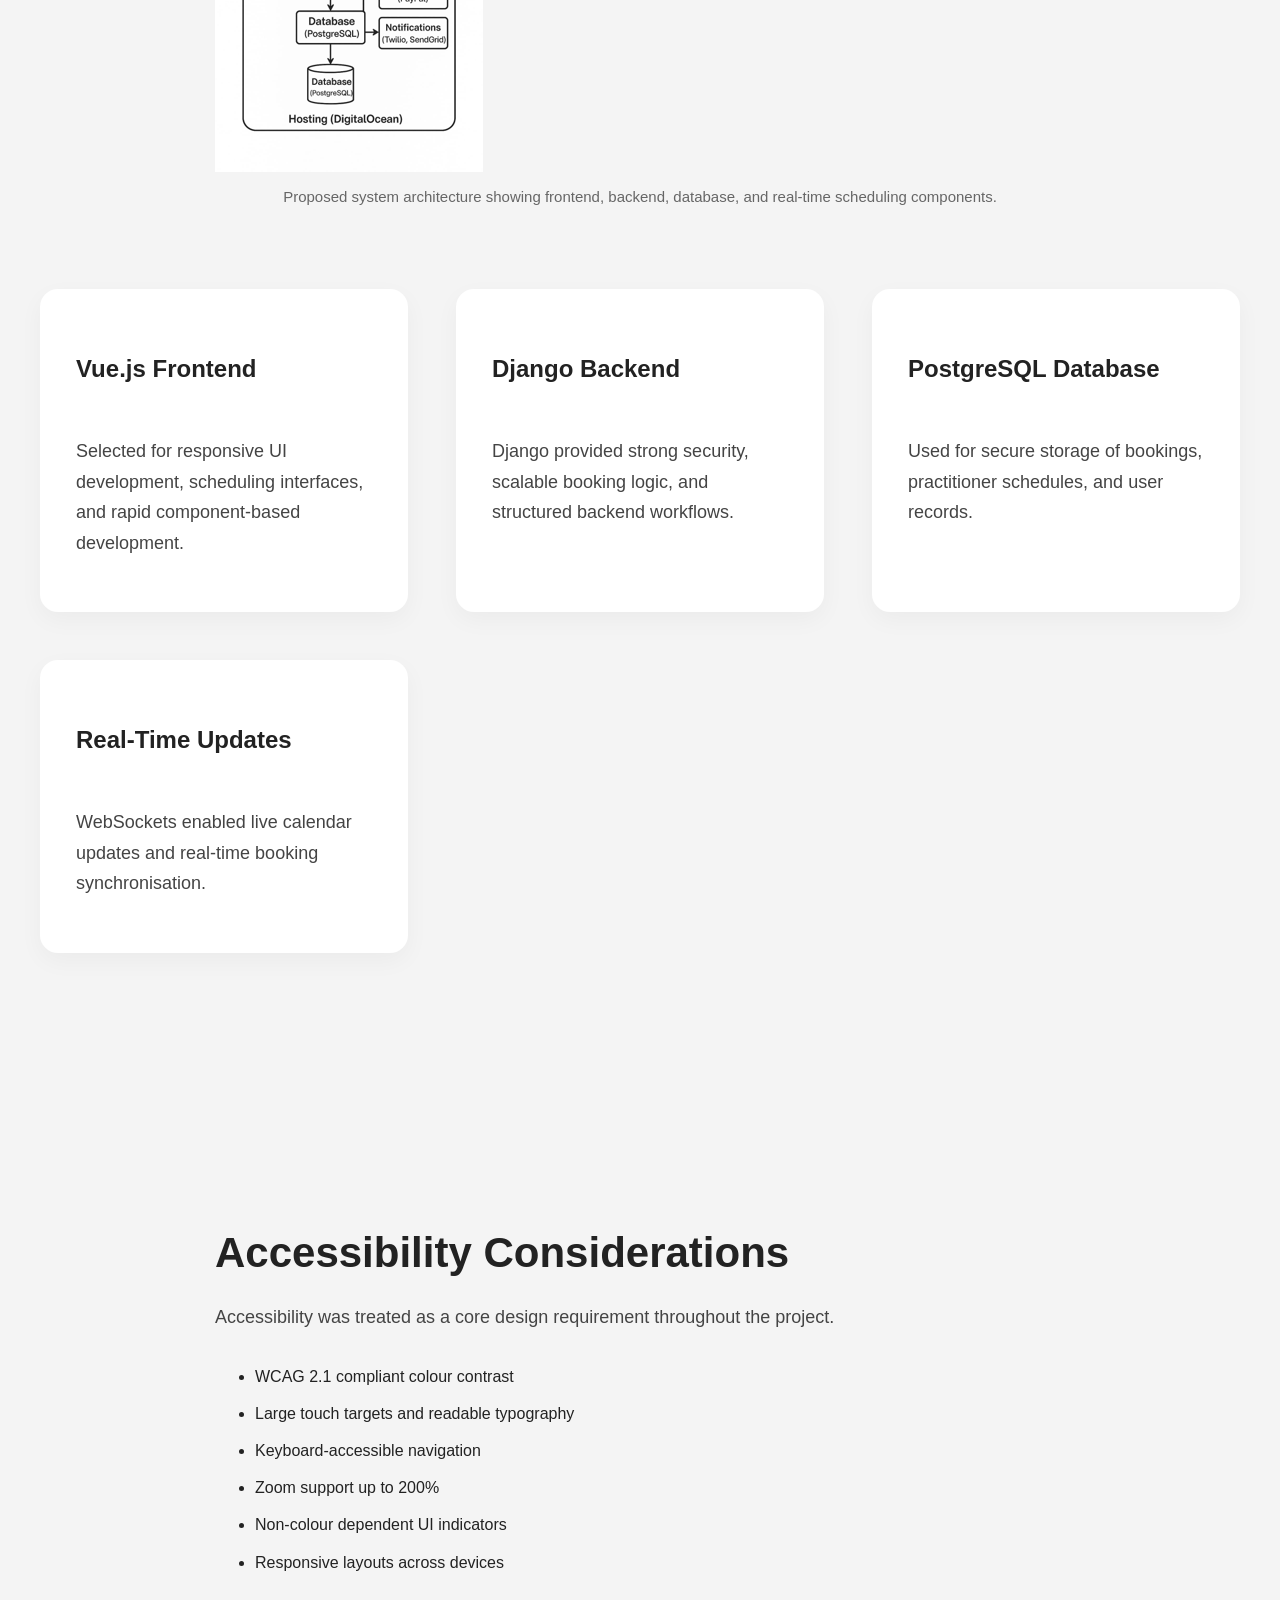
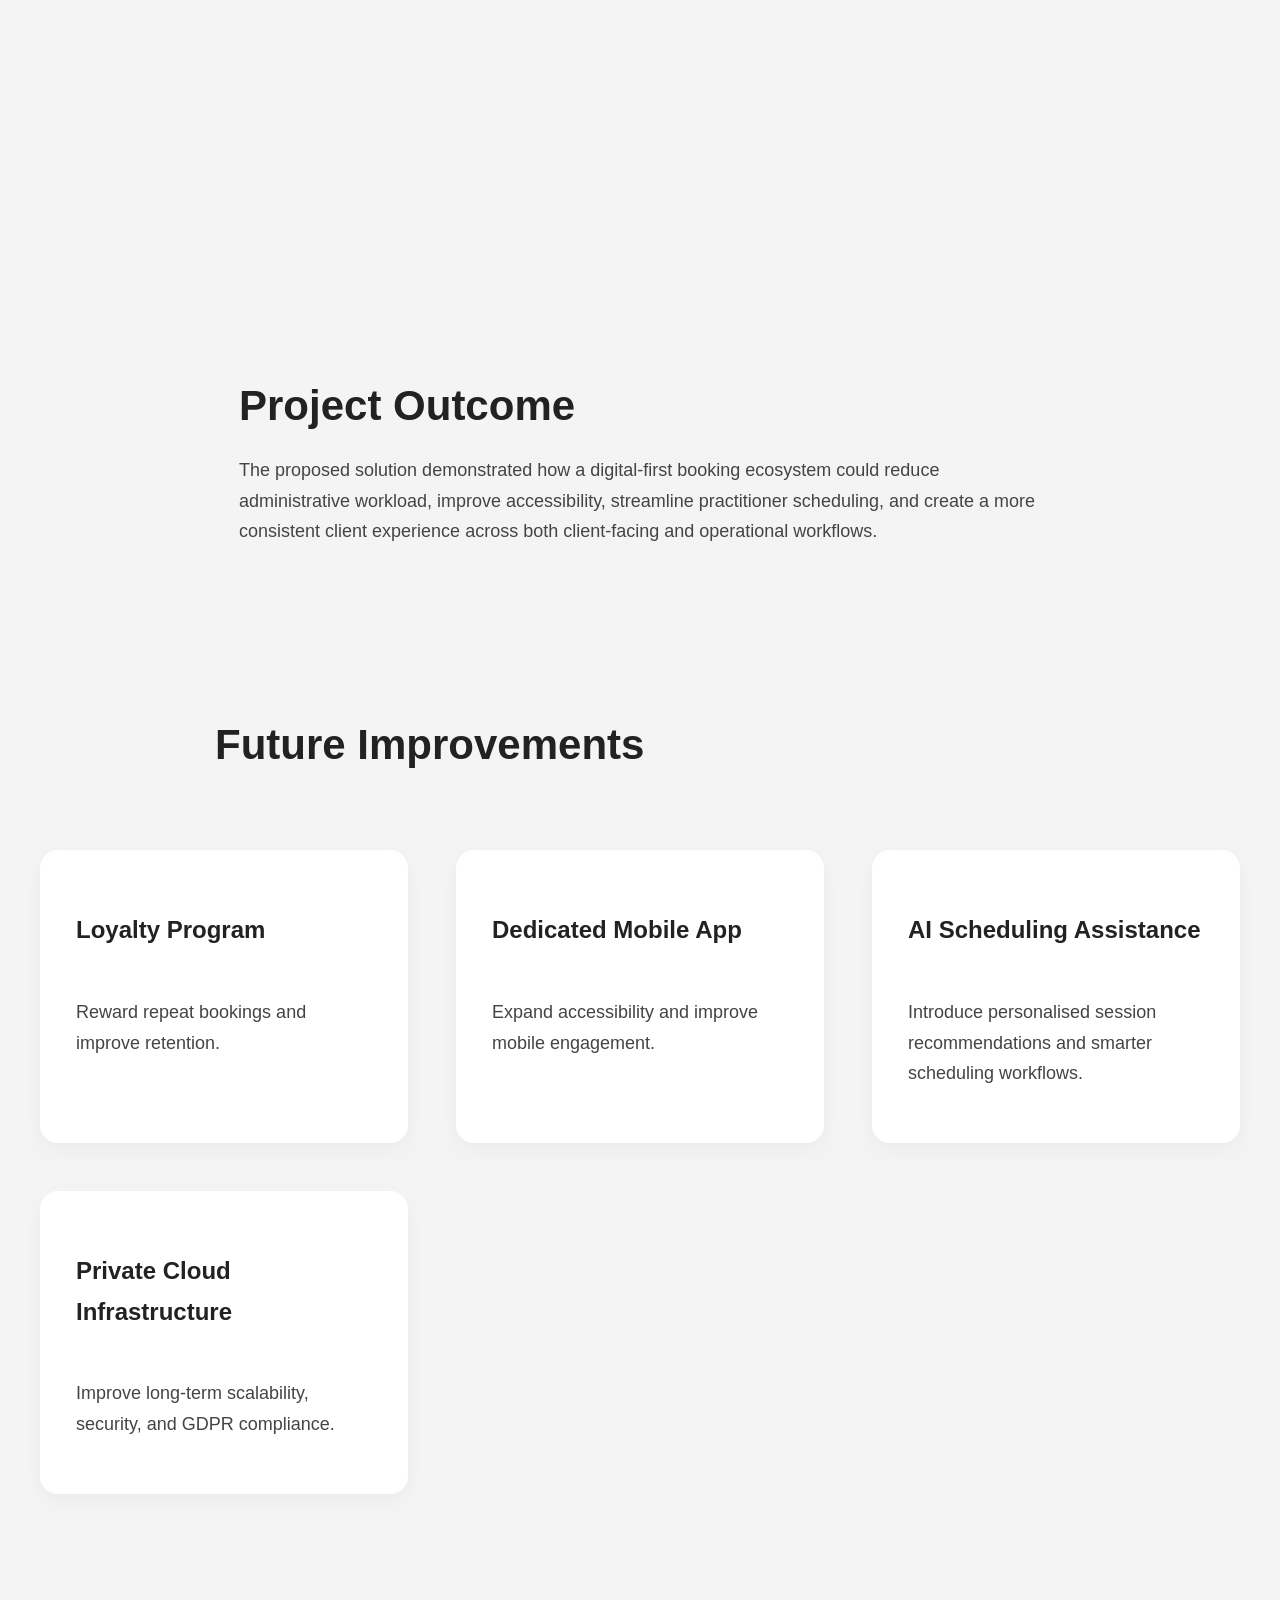
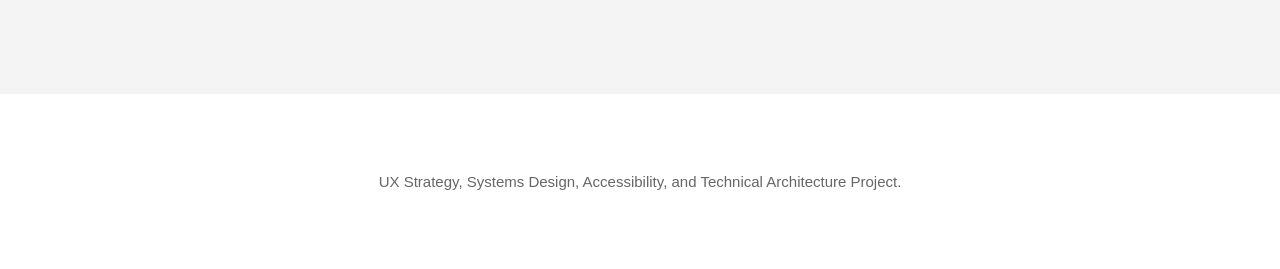
<file: projects/wellness-platform.html>
<!DOCTYPE html>
<html lang="en">

<head>
  <meta charset="UTF-8" />
  <meta name="viewport" content="width=device-width, initial-scale=1.0" />
  <title>Wellness Booking Platform | Portfolio</title>

  <link rel="stylesheet" href="../style.css">
</head>

<body>

<!-- NAVIGATION -->
<nav class="navbar">
  <a href="../index.html" class="back-link">← Back to Portfolio</a>
</nav>

<!-- HERO -->
<section class="hero">

  <div class="hero-content">

    <p class="eyebrow">Featured UX & Product Design Project</p>

    <h1>Wellness Booking Platform</h1>

    <p class="hero-text">
      A UX and systems design project focused on transforming
      a Coventry wellness centre’s manual booking process into
      a scalable digital platform with integrated scheduling,
      accessibility-first UX, and administrative workflow tools.
    </p>

    <div class="tech-stack">
      <span>UX Design</span>
      <span>Systems Design</span>
      <span>Accessibility</span>
      <span>Vue.js</span>
      <span>Django</span>
      <span>PostgreSQL</span>
            
    </div>

    <div class="hero-buttons">
  <a href="https://miro.com/app/board/uXjVHUTpehE=/" 
     class="primary-btn"
     target="_blank">
     View Miro Board
  </a>
</div>


  </div>

  <div class="hero-image-container">
    <img src="../images/wellness-platform/dashboard-hero.png"
         alt="Account Configuration Wireframe"
         class="hero-image">
  </div>

</section>

<!-- OVERVIEW -->
<section class="section">
  <div class="text-container">

    <h2>Project Overview</h2>

    <p>
      Bonnett’s Body & Being is an independent wellness centre
      offering massage therapy, yoga classes, counselling,
      and wellness events. The business relied heavily on
      manual scheduling through phone calls, emails,
      and shared calendars.
    </p>

    <p>
      Our team proposed a scalable digital booking ecosystem
      designed to reduce administrative workload, improve
      client experience, and support long-term business growth.
    </p>

  </div>
</section>

<!-- CHALLENGES -->
<section class="section">

  <div class="text-container">
    <h2>Business Challenges</h2>
  </div>

  <div class="card-grid">

    <div class="card">
      <h3>Manual Booking Process</h3>
      <p>
        Staff managed appointments manually using
        phone calls, emails, and shared calendars,
        resulting in scheduling conflicts and inefficiencies.
      </p>
    </div>

    <div class="card">
      <h3>High Administrative Workload</h3>
      <p>
        Practitioners and administrators spent excessive
        time managing cancellations, reminders,
        and client communication.
      </p>
    </div>

    <div class="card">
      <h3>Limited Client Engagement</h3>
      <p>
        The business lacked digital tools for reminders,
        feedback collection, promotions, and repeat booking flows.
      </p>
    </div>

    <div class="card">
      <h3>Accessibility & Mobile Issues</h3>
      <p>
        Existing tools provided poor mobile usability
        and did not support accessibility best practices.
      </p>
    </div>

  </div>
</section>

<!-- USER RESEARCH -->
<section class="section">
  <div class="text-container">

    <h2>User Research & Stakeholders</h2>

    <p>
      Research focused on both operational stakeholders
      and end users to understand scheduling pain points,
      accessibility concerns, and engagement opportunities.
    </p>

  </div>

  <div class="card-grid">

    <div class="card">
      <h3>Operations Manager</h3>
      <p>
        Needed reduced admin workload, calendar visibility,
        and simplified scheduling tools for non-technical staff.
      </p>
    </div>

    <div class="card">
      <h3>Wellness Practitioners</h3>
      <p>
        Required clearer schedules, fewer no-shows,
        and flexible cancellation management.
      </p>
    </div>

    <div class="card">
      <h3>Marketing Team</h3>
      <p>
        Needed better event promotion tools,
        audience segmentation, and automated follow-ups.
      </p>
    </div>

    <div class="card">
      <h3>Clients</h3>
      <p>
        Wanted a simple, mobile-friendly booking experience
        with flexibility, accessibility, and transparent pricing.
      </p>
    </div>

  </div>
</section>

<!-- PERSONAS -->
<section class="section">

  <div class="text-container">
    <h2>Target User Personas</h2>

    <p>
      Multiple personas were developed to represent
      different accessibility needs, scheduling behaviours,
      and levels of digital confidence.
    </p>

<img
  src="../images/wellness-platform/user-personas.png"
  alt="User Persona Summary"
  class="large-image">

<p class="caption">
  Five personas representing different user needs,
  accessibility requirements, and booking behaviours.
</p>

  </div>

</section>

<!-- UX STRATEGY -->
<section class="section">

  <div class="text-container">

    <h2>UX Strategy</h2>

    <p>
      The platform was designed around accessibility,
      flexibility, and operational simplicity.
    </p>

  </div>

  <div class="card-grid">

    <div class="card">
      <h3>Accessibility-First Design</h3>
      <p>
        Interfaces followed WCAG 2.1 principles
        including large touch targets,
        strong contrast ratios,
        and readable layouts.
      </p>
    </div>

    <div class="card">
      <h3>Minimal Booking Friction</h3>
      <p>
        The booking flow minimised unnecessary steps
        and supported both guest checkout
        and optional account creation.
      </p>
    </div>

    <div class="card">
      <h3>Responsive Mobile Experience</h3>
      <p>
        Mobile-first layouts ensured users could
        manage bookings easily across devices.
      </p>
    </div>

    <div class="card">
      <h3>Personalised Scheduling</h3>
      <p>
        Users could select preferred practitioners,
        view booking history,
        and receive automated reminders.
      </p>
    </div>

  </div>
</section>

<!-- CONFLICTS -->
<section class="section">

  <div class="text-container">

    <h2>Design Tradeoffs & Requirement Conflicts</h2>

    <p>
      One of the most important stages of the project
      involved balancing conflicting stakeholder requirements.
    </p>

  </div>

  <div class="card-grid">

    <div class="card">
      <h3>Security vs Usability</h3>
      <p>
        Two-factor authentication was implemented
        only for administrative tools to maintain security
        without increasing client-side friction.
      </p>
    </div>

    <div class="card">
      <h3>Automation vs Simplicity</h3>
      <p>
        Instead of deploying a complex AI chatbot,
        the solution prioritised streamlined FAQs
        and contact workflows.
      </p>
    </div>

    <div class="card">
      <h3>Strict Payments vs Flexibility</h3>
      <p>
        Flexible payment options were prioritised
        to better support client scheduling behaviour
        and reduce booking abandonment.
      </p>
    </div>

  </div>

</section>

<!-- WIREFRAMES -->
<section class="section">

  <div class="text-container">

    <h2>Wireframes & User Flows</h2>

    <div class="project-block">

  <h3>User Onboarding Workflow</h3>

  <p>
    User onboarding workflow showing the journey from
    account creation through appointment booking and
    ongoing engagement.
  </p>

  <img
  src="../images/wellness-platform/onboarding-workflow.png"
  alt="User Onboarding Workflow"
  class="large-image">

  <p class="caption">
  User onboarding workflow illustrating the booking and account creation process.
</p>

</div>

</section>

<!-- FINAL UI -->
<section class="section">

  <div class="text-container">

    <h2>Proposed Platform Interfaces</h2>

    <p>
      Medium-fidelity platform interfaces were created to demonstrate the client booking journey, practitioner workflow management, and administrative oversight functionality.
    </p>

  </div>

</section>

  <div class="project-block">

  <h3>Client Interface</h3>

  <p>
    Clients can browse services, manage appointments,
    and complete bookings through a mobile-friendly workflow.
  </p>

  <iframe
    width="100%"
    height="600"
    src="https://miro.com/app/live-embed/uXjVHUTpehE=/?embedMode=view_only_without_ui&moveToViewport=-6051,-3433,6371,2548&embedId=973170312605"
    frameborder="0"
    allowfullscreen>
  </iframe>

</div>

<div class="project-block">

  <h3>Practitioner Interface</h3>

  <p>
    Practitioners can manage appointments,
    review schedules, and track client interactions.
  </p>

  <iframe
    width="100%"
    height="600"
    src="https://miro.com/app/live-embed/uXjVHUTpehE=/?embedMode=view_only_without_ui&moveToViewport=-4931,-500,2361,2046&embedId=226036579142"
    frameborder="0"
    allowfullscreen>
  </iframe>

</div>

<div class="project-block">

  <h3>Centralised Admin Dashboard</h3>

  <p>
    Administrators can oversee bookings,
    practitioner schedules, reporting,
    and operational activity from a single interface.
  </p>

  <iframe
    width="100%"
    height="650"
    src="https://miro.com/app/live-embed/uXjVHUTpehE=/?embedMode=view_only_without_ui&moveToViewport=2096,-3064,6528,1138&embedId=800122794563"
    allowfullscreen>
  </iframe>

</div>
    

  </div>

</section>

<!-- TECH STACK -->
<section class="section">

  <div class="text-container">

    <h2>Technical Architecture</h2>

    <img
  src="../images/wellness-platform/technical-architecture.png"
  alt="Technical Architecture Diagram"
  >

<p class="caption">
  Proposed system architecture showing frontend,
  backend, database, and real-time scheduling components.
</p>

  </div>

  <div class="card-grid">

    <div class="card">
      <h3>Vue.js Frontend</h3>
      <p>
        Selected for responsive UI development,
        scheduling interfaces,
        and rapid component-based development.
      </p>
    </div>

    <div class="card">
      <h3>Django Backend</h3>
      <p>
        Django provided strong security,
        scalable booking logic,
        and structured backend workflows.
      </p>
    </div>

    <div class="card">
      <h3>PostgreSQL Database</h3>
      <p>
        Used for secure storage of bookings,
        practitioner schedules,
        and user records.
      </p>
    </div>

    <div class="card">
      <h3>Real-Time Updates</h3>
      <p>
        WebSockets enabled live calendar updates
        and real-time booking synchronisation.
      </p>
    </div>

  </div>

</section>

<!-- ACCESSIBILITY -->
<section class="section">

  <div class="text-container">

    <h2>Accessibility Considerations</h2>

    <p>
      Accessibility was treated as a core design requirement
      throughout the project.
    </p>

    <ul class="best-practices">
      <li>WCAG 2.1 compliant colour contrast</li>
      <li>Large touch targets and readable typography</li>
      <li>Keyboard-accessible navigation</li>
      <li>Zoom support up to 200%</li>
      <li>Non-colour dependent UI indicators</li>
      <li>Responsive layouts across devices</li>
    </ul>

  </div>

</section>

<!-- FUTURE -->
<section class="section">

  <div class="text-container">

    <section class="section">

  <div class="text-container">

    <h2>Project Outcome</h2>

    <p>
      The proposed solution demonstrated how a digital-first
      booking ecosystem could reduce administrative workload,
      improve accessibility, streamline practitioner scheduling,
      and create a more consistent client experience across
      both client-facing and operational workflows.
    </p>

  </div>

</section>

    <h2>Future Improvements</h2>

  </div>

  <div class="card-grid">

    <div class="card">
      <h3>Loyalty Program</h3>
      <p>
        Reward repeat bookings and improve retention.
      </p>
    </div>

    <div class="card">
      <h3>Dedicated Mobile App</h3>
      <p>
        Expand accessibility and improve mobile engagement.
      </p>
    </div>

    <div class="card">
      <h3>AI Scheduling Assistance</h3>
      <p>
        Introduce personalised session recommendations
        and smarter scheduling workflows.
      </p>
    </div>

    <div class="card">
      <h3>Private Cloud Infrastructure</h3>
      <p>
        Improve long-term scalability,
        security,
        and GDPR compliance.
      </p>
    </div>

  </div>

</section>

<!-- FOOTER -->
<footer>
  <p>
    UX Strategy, Systems Design, Accessibility,
    and Technical Architecture Project.
  </p>
</footer>

</body>
</html>
</file>
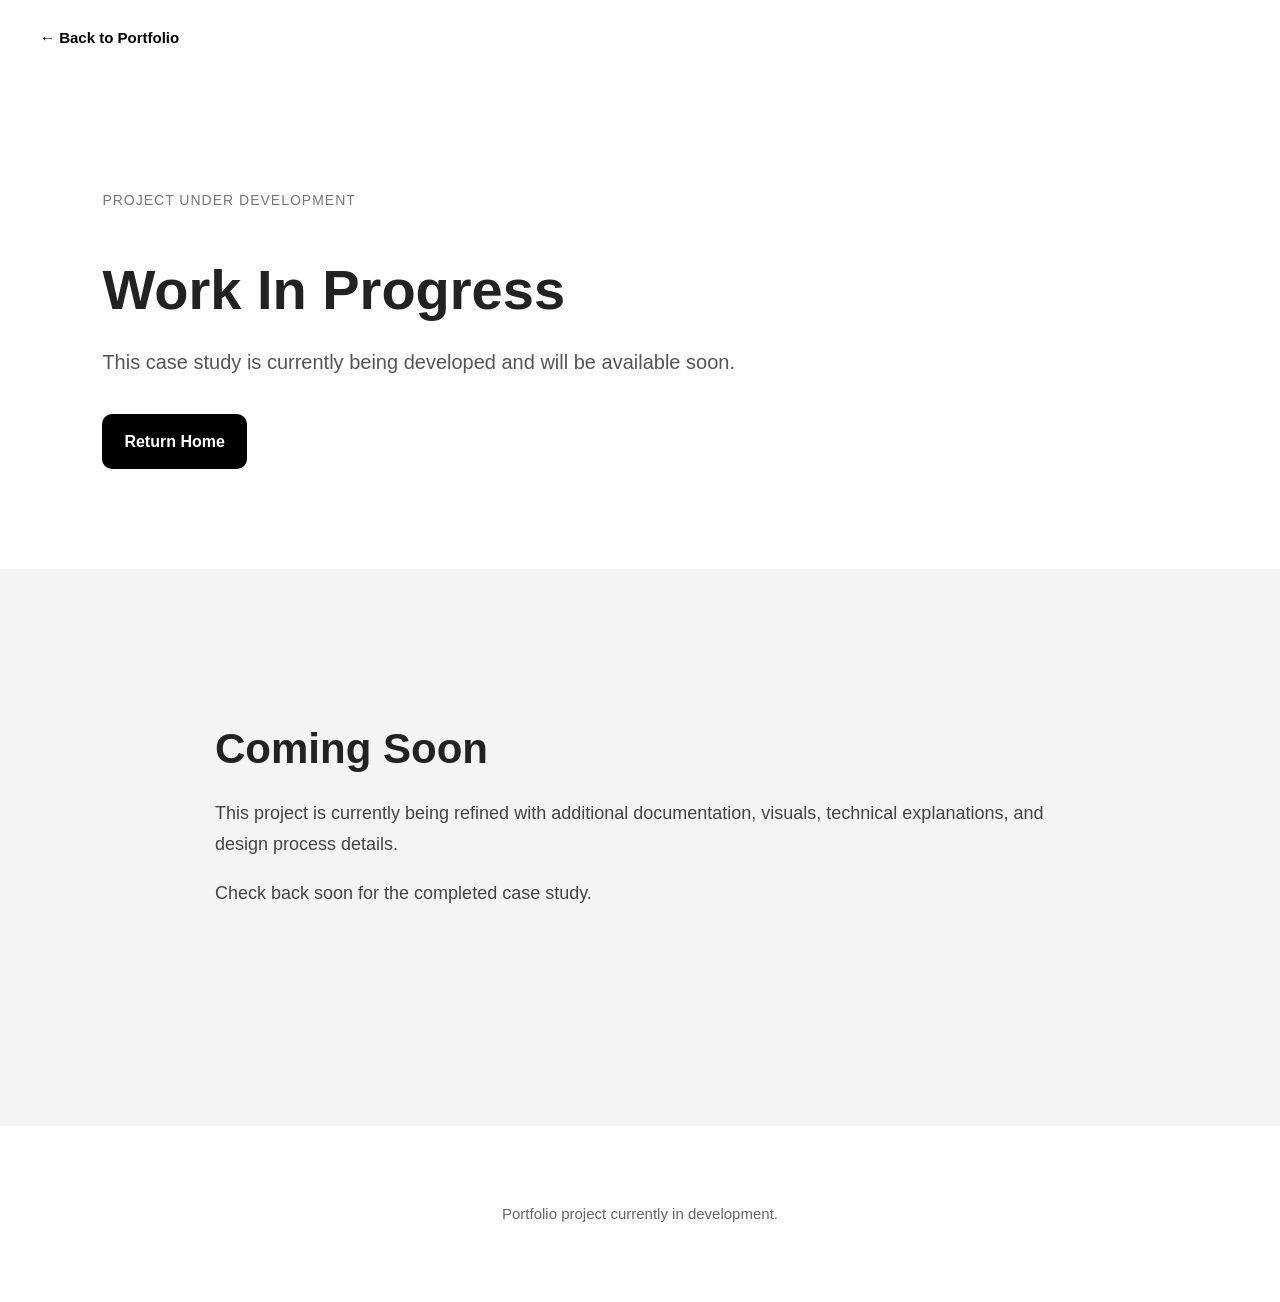
<file: projects/WIP-finance-tracker.html>
<!DOCTYPE html>
<html lang="en">

<head>
  <meta charset="UTF-8" />
  <meta name="viewport" content="width=device-width, initial-scale=1.0"/>

  <title>Work In Progress | Alyssa Portfolio</title>

  <link rel="stylesheet" href="../style.css">
</head>

<body>

<!-- NAVIGATION -->
<nav>
  <a href="../index.html">← Back to Portfolio</a>
</nav>

<!-- HERO -->
<section class="hero">

  <div class="hero-content">

    <p class="eyebrow">Project Under Development</p>

    <h1>Work In Progress</h1>

    <p class="hero-text">
      This case study is currently being developed and will
      be available soon.
    </p>

    <div class="hero-buttons">
      <a href="../index.html" class="primary-btn">
        Return Home
      </a>
    </div>

  </div>

</section>

<!-- DETAILS -->
<section class="section">

  <div class="text-container">

    <h2>Coming Soon</h2>

    <p>
      This project is currently being refined with additional
      documentation, visuals, technical explanations,
      and design process details.
    </p>

    <p>
      Check back soon for the completed case study.
    </p>

  </div>

</section>

<!-- FOOTER -->
<footer>
  <p>Portfolio project currently in development.</p>
</footer>

</body>
</html>
</file>
<file: style.css>
body {
  font-family: Arial, sans-serif;
  background: #f4f4f4;
  color: #222;
  margin: 0;
  line-height: 1.7;
}

:root {
  --space-xs: 8px;
  --space-sm: 16px;
  --space-md: 24px;
  --space-lg: 48px;
  --space-xl: 80px;
  --space-xxl: 120px;
}

/* NAVIGATION */
nav {
  padding: 24px 40px;
  background: white;
}

nav a {
  text-decoration: none;
  color: black;
  font-weight: bold;
  font-size: 15px;
}

/* HERO SECTION */
.hero {
  display: flex;
  align-items: center;
  justify-content: space-between;
  gap: 60px;
  padding: 100px 8%;
  background: white;
  flex-wrap: wrap;
}

.hero-content {
  flex: 1;
  min-width: 320px;
}

.hero h1 {
  font-size: 56px;
  line-height: 1.1;
  margin-bottom: 24px;
}

.hero-text {
  max-width: 650px;
  font-size: 20px;
  color: #555;
}

.eyebrow {
  font-size: 14px;
  text-transform: uppercase;
  letter-spacing: 1px;
  color: #777;
  margin-bottom: 20px;
}

/* HERO IMAGE */
.hero-image-container {
  flex: 1;
  display: flex;
  justify-content: center;
}

.hero-image {
  width: 100%;
  max-width: 700px;
  height: auto;
  border-radius: 18px;
  display: block;
  box-shadow: 0 10px 30px rgba(0,0,0,0.08);
}

/* BUTTONS */
.hero-buttons {
  margin-top: 35px;
  display: flex;
  gap: 16px;
  flex-wrap: wrap;
}

.primary-btn,
.secondary-btn {
  padding: 14px 22px;
  border-radius: 10px;
  text-decoration: none;
  font-weight: 600;
  transition: 0.2s ease;
}

.primary-btn {
  background: black;
  color: white;
}

.primary-btn:hover {
  background: #333;
}

.secondary-btn {
  background: white;
  border: 1px solid #ccc;
  color: black;
}

.secondary-btn:hover {
  background: #f2f2f2;
}

/* TECH STACK */
.tech-stack {
  margin-top: 28px;
}

.tech-stack span {
  display: inline-block;
  background: black;
  color: white;
  padding: 8px 14px;
  border-radius: 999px;
  margin-right: 10px;
  margin-bottom: 10px;
  font-size: 14px;
}

/* GLOBAL SECTION */
.section {
  width: 100%;
  padding: var(--space-xxl) 0;
}

/* CENTERED TEXT CONTAINER */
.text-container {
  max-width: 850px;
  margin: 0 auto;
  padding: 0 24px;
}

/* TYPOGRAPHY */
h2 {
  font-size: 42px;
  margin-bottom: 24px;
  line-height: 1.2;
}

h3 {
  font-size: 24px;
  margin-bottom: 12px;
}

p {
  font-size: 18px;
  color: #444;
}

ul {
  padding-left: 20px;
}

li {
  margin-bottom: 10px;
}

/* IMAGE RESPONSIVENESS */
img {
  max-width: 100%;
  height: auto;
  display: block;
}

/* IMAGE GRID */
.image-grid {
  display: grid;
  grid-template-columns: 1fr 1fr;
  gap: 30px;
  max-width: 1400px;
  margin: 60px auto 0 auto;
  padding: 0 40px;
}

.image-grid img {
  width: 100%;
  border-radius: 16px;
  box-shadow: 0 10px 25px rgba(0,0,0,0.06);
}

.caption {
  text-align: center;
  margin-top: 12px;
  color: #666;
  font-size: 15px;
}

/* CARD GRID */
.card-grid {
  display: grid;
  grid-template-columns: repeat(auto-fit, minmax(280px, 1fr));
  gap: var(--space-lg);
  max-width: 1200px;
  margin: var(--space-xl) auto 0;
  padding: 0 24px;
}

/* CARDS */
.card {
  background: white;
  padding: 36px;
  border-radius: 18px;
  box-shadow: 0 8px 25px rgba(0,0,0,0.04);

  display: flex;
  flex-direction: column;
  gap: var(--space-sm);

  transition: transform 0.25s ease, box-shadow 0.25s ease;
}

.card a {
  margin-top: auto;
  display: inline-block;
}

.card:hover {
  transform: translateY(-6px);

  box-shadow:
    0 16px 35px rgba(0,0,0,0.08);
}


/* PROJECT BANNER */
.project-banner {
  max-width: 850px;
  margin: 40px auto;
  padding: 16px 20px;

  background: #f4f4f4;
  border: 1px solid #ddd;
  border-radius: 12px;

  color: #555;
  font-size: 15px;
}




/* PROJECT BLOCKS */
.project-block {
  max-width: 1400px;
  margin: 100px auto;
  padding: 0 40px;
}

.project-block h3 {
  margin-bottom: 16px;
}

.project-block p {
  max-width: 800px;
  margin-bottom: 30px;
}

.project-block img {
  width: 100%;
  border-radius: 18px;
  box-shadow: 0 12px 30px rgba(0,0,0,0.08);
}

/* LARGE FULL WIDTH IMAGES */
.large-image {
  width: 100%;
  max-width: 1400px;
  margin: 60px auto 0 auto;
  border-radius: 18px;
  display: block;
  box-shadow: 0 12px 30px rgba(0,0,0,0.08);
}

/* BEST PRACTICES LIST */
.best-practices {
  max-width: 850px;
  margin: 30px auto 0 auto;
  padding: 0 40px;
}

/* FOOTER */
footer {
  padding: 60px 24px;
  text-align: center;
  background: white;
  margin-top: 80px;
}

footer p {
  color: #666;
  font-size: 15px;
}

/* RESPONSIVE */
@media (max-width: 900px) {

  .hero {
    padding: 80px 24px;
  }

  .hero h1 {
    font-size: 42px;
  }

  .hero-text {
    font-size: 18px;
  }

  .image-grid {
    grid-template-columns: 1fr;
    padding: 0 24px;
  }

  .project-block {
    padding: 0 24px;
  }

  h2 {
    font-size: 34px;
  }

  p {
    font-size: 17px;
  }

}

.tableauPlaceholder {
  width: 100%;
  max-width: 1400px;
  margin: 40px auto;
}

.tableauViz {
  border-radius: 14px;
  overflow: hidden;
}

.miro-embed {
  width: 100%;
  max-width: 1400px;
  height: 600px;
  border: none;
  border-radius: 18px;
  overflow: hidden;
  box-shadow: 0 12px 30px rgba(0,0,0,0.08);
  margin-top: 20px;
}
</file>
